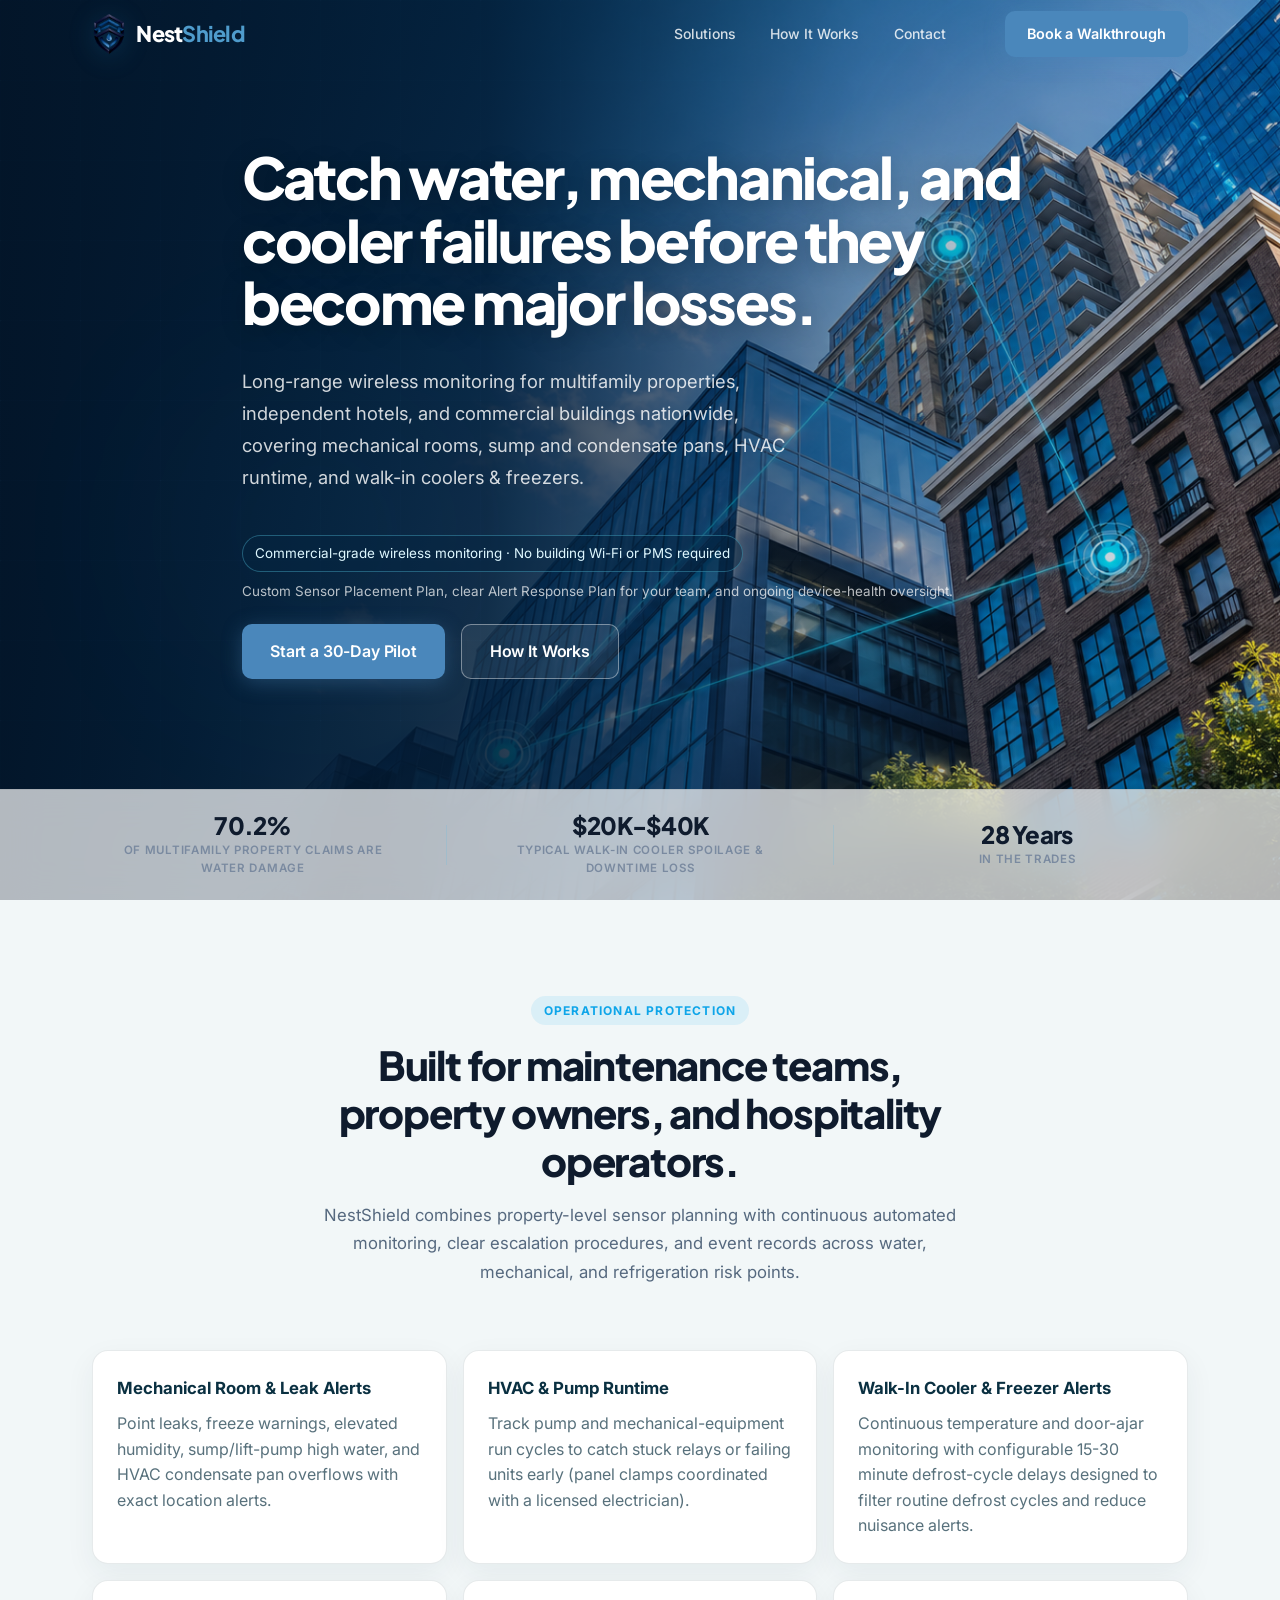
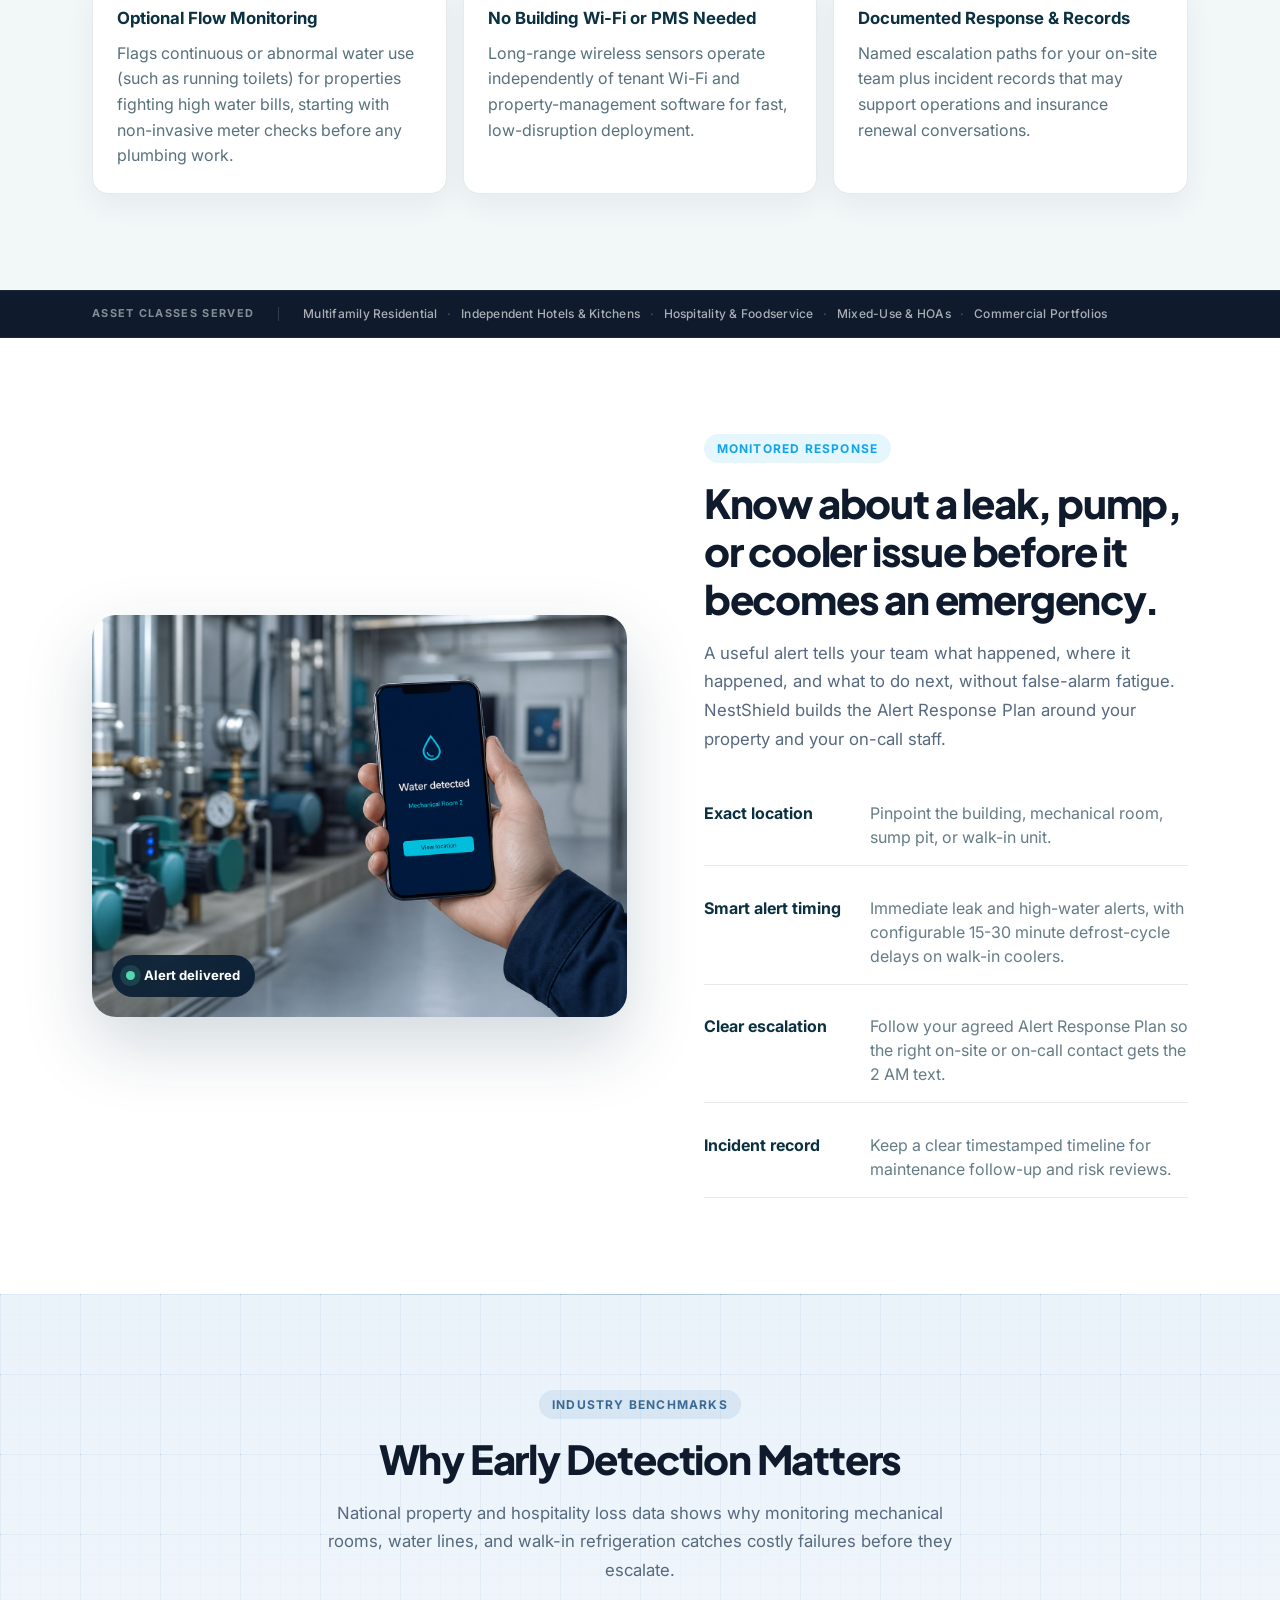
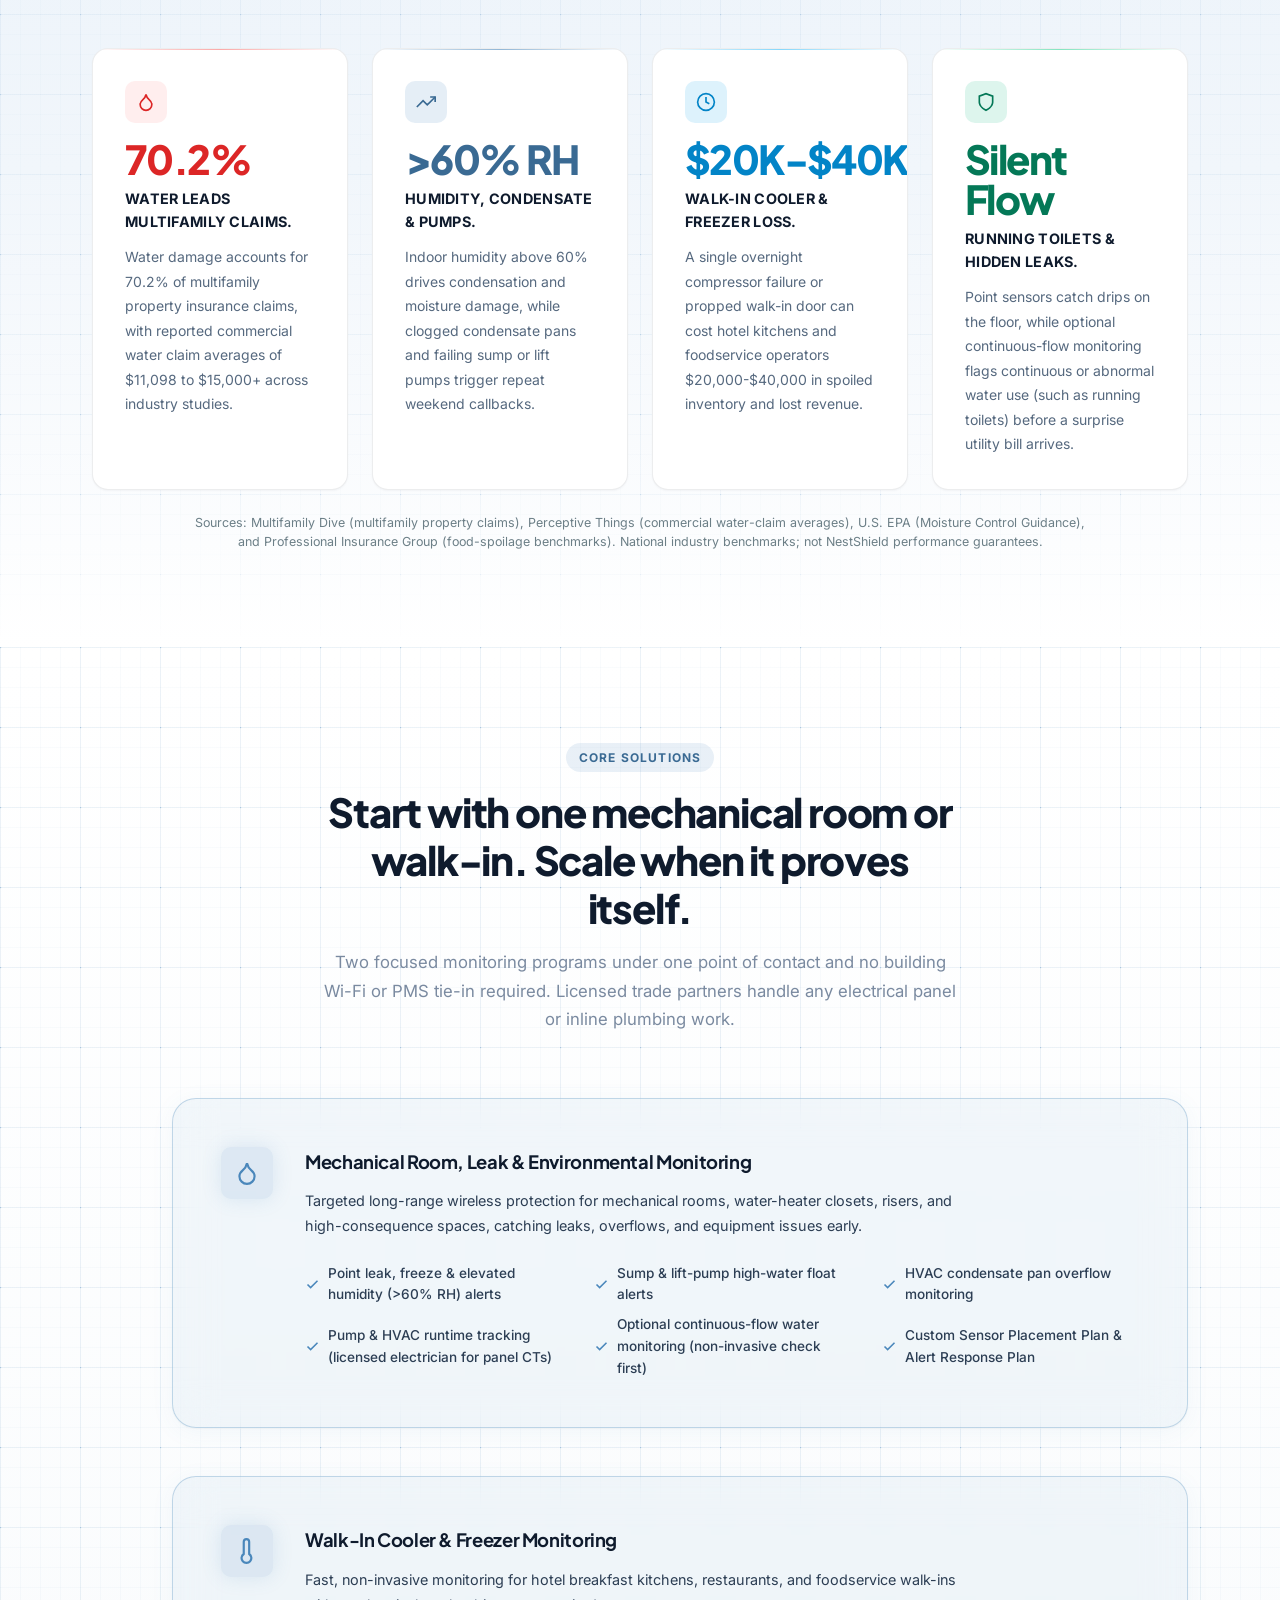
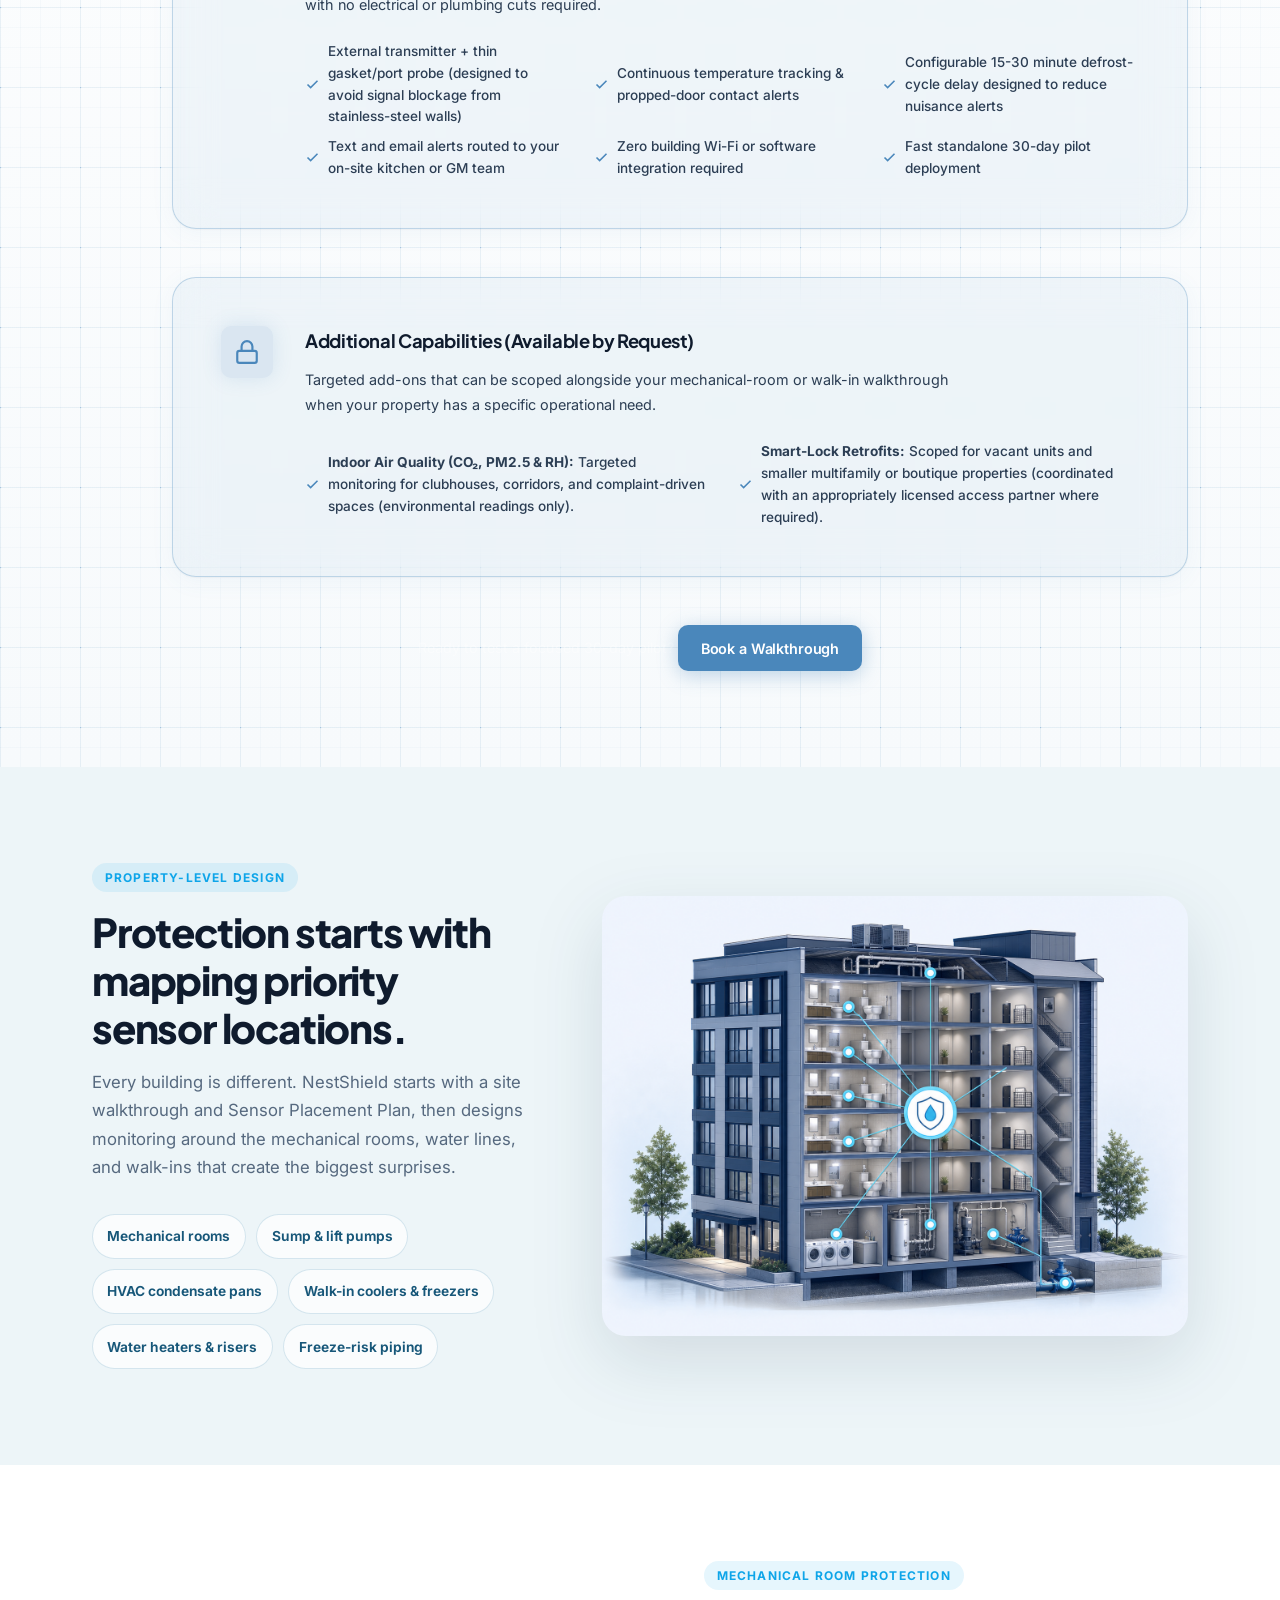
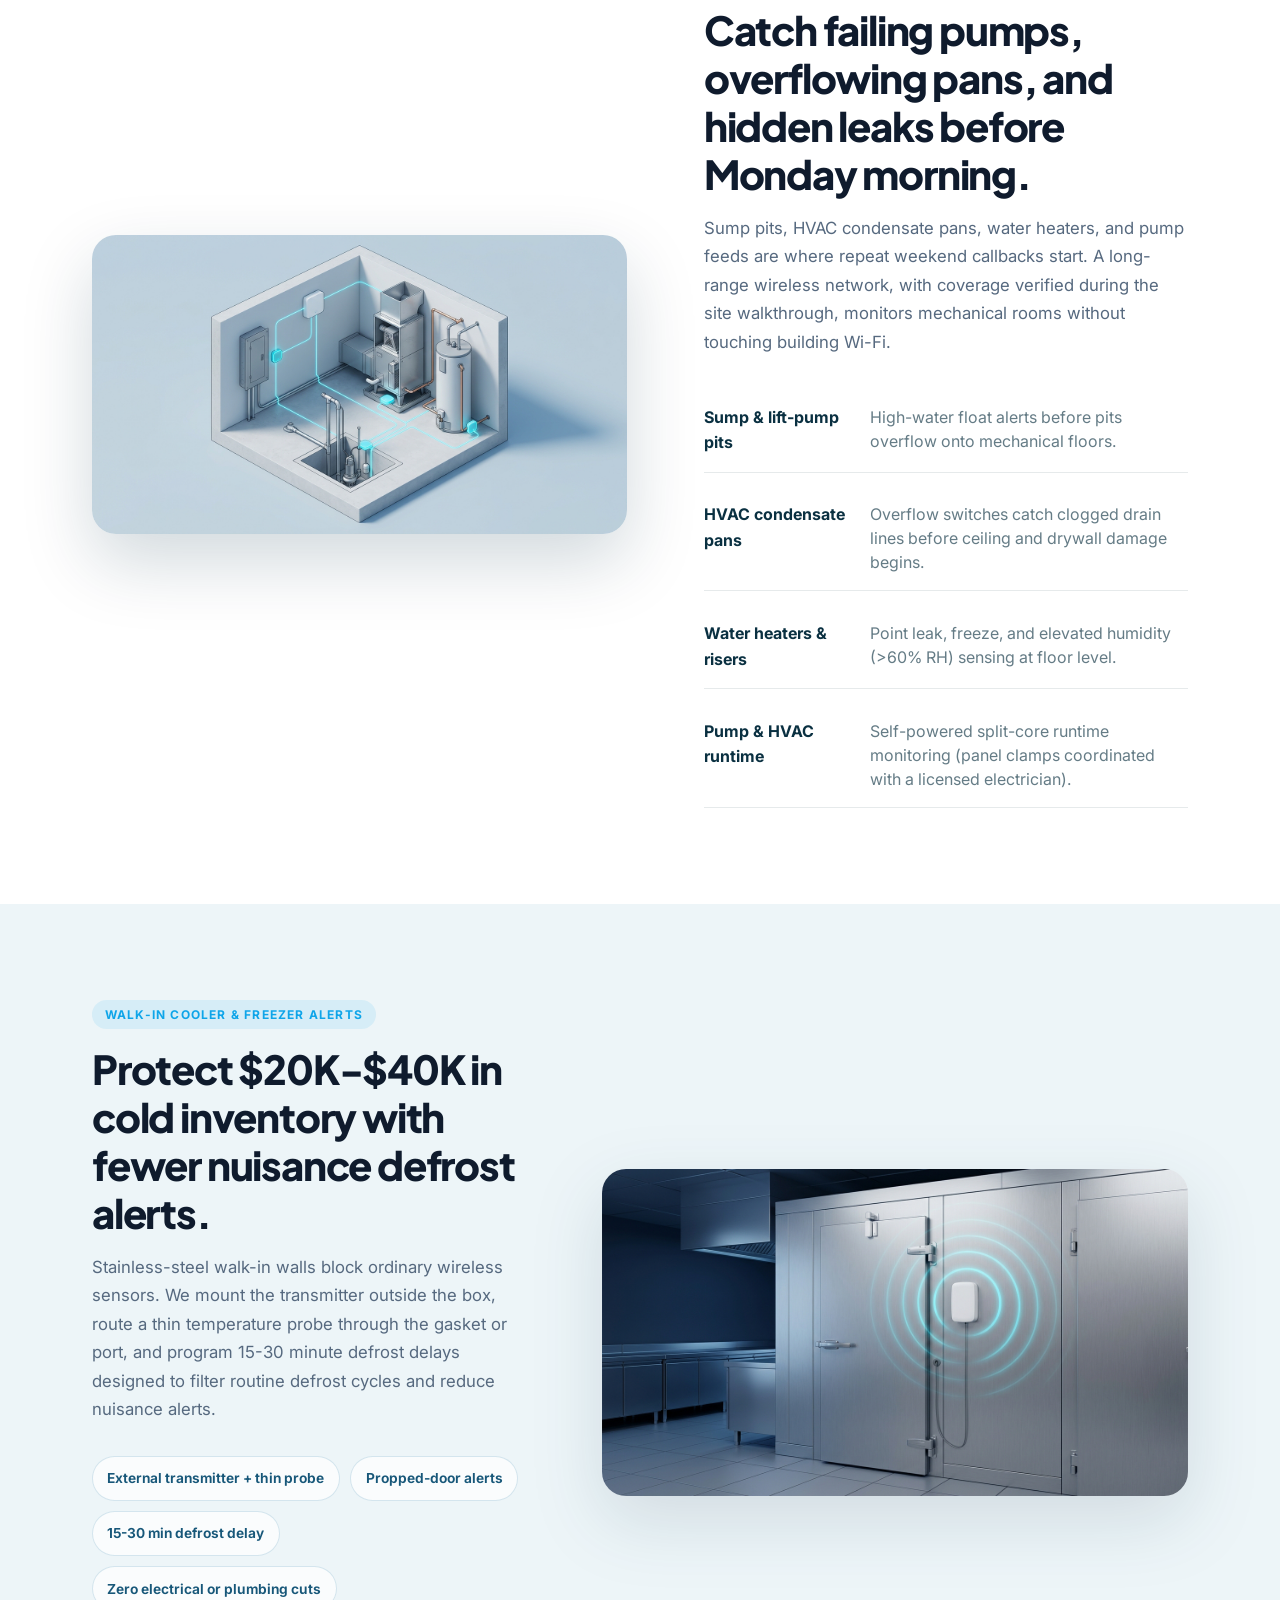
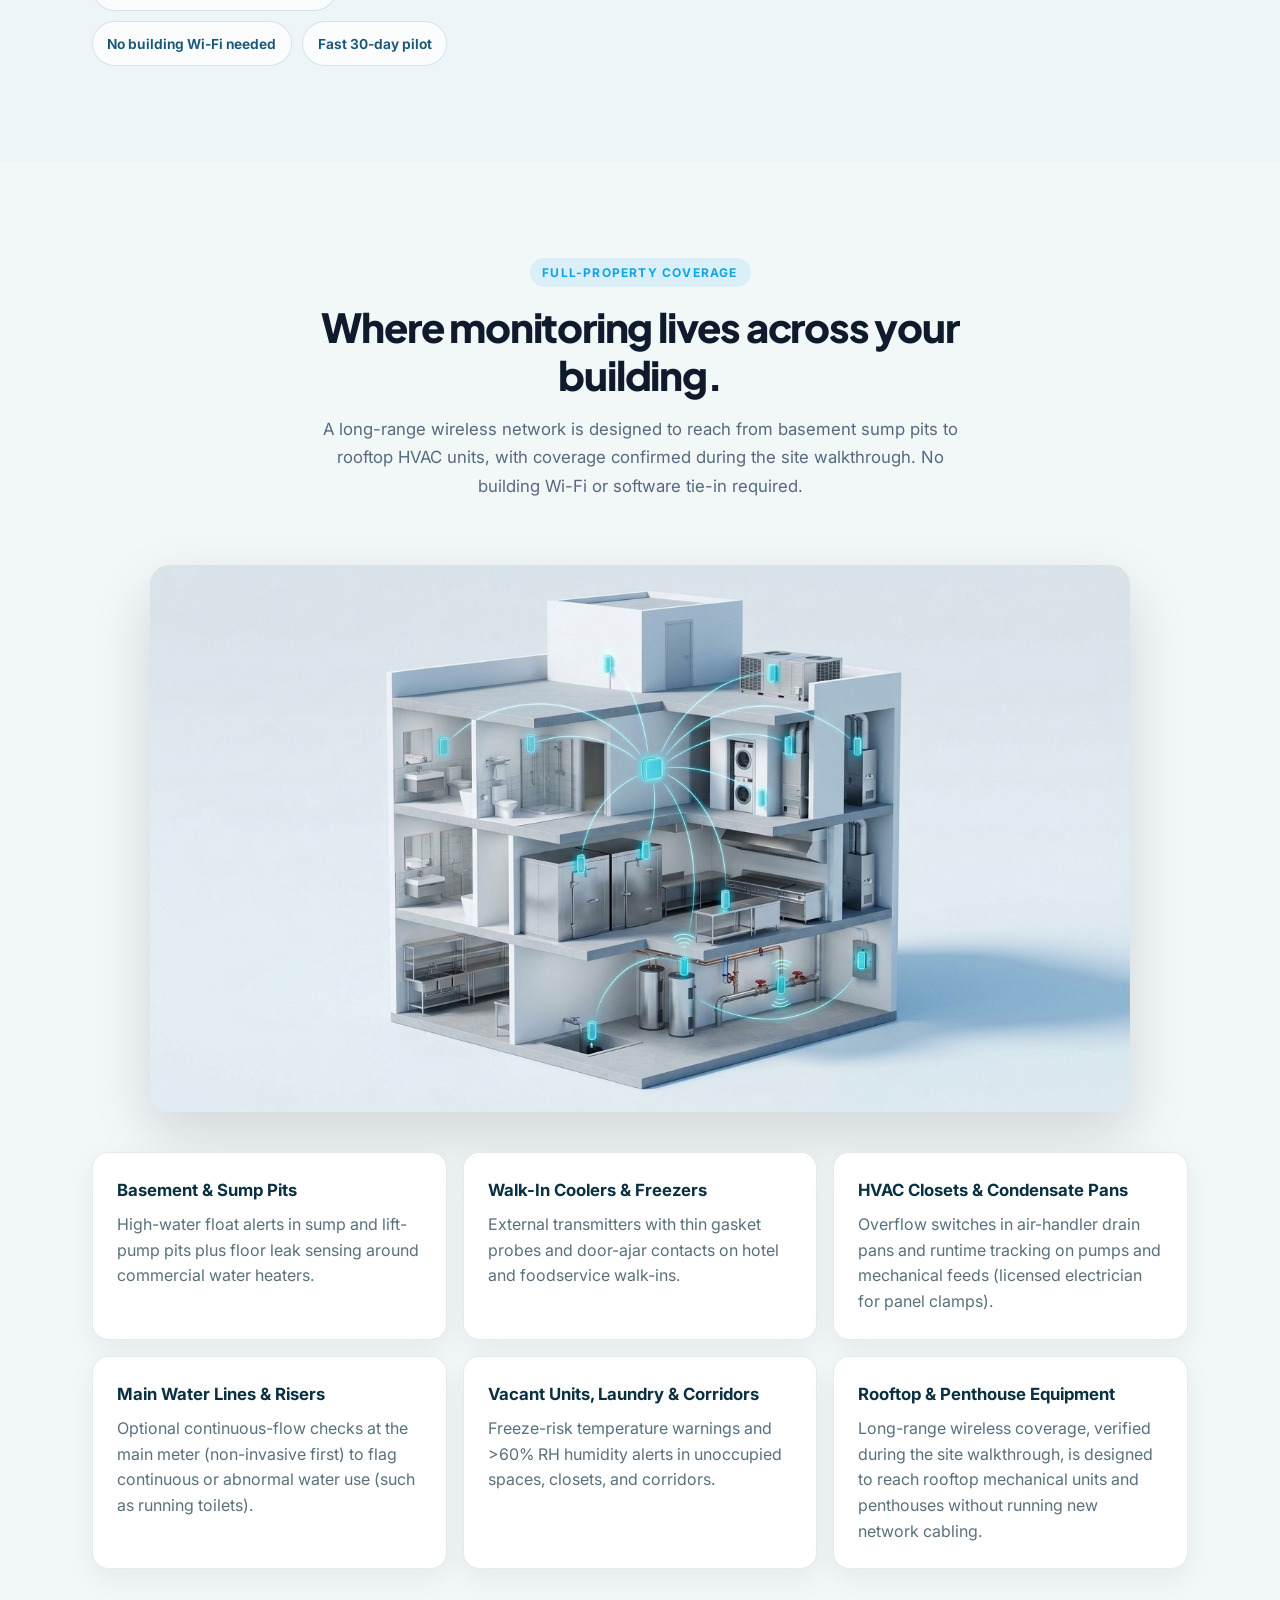
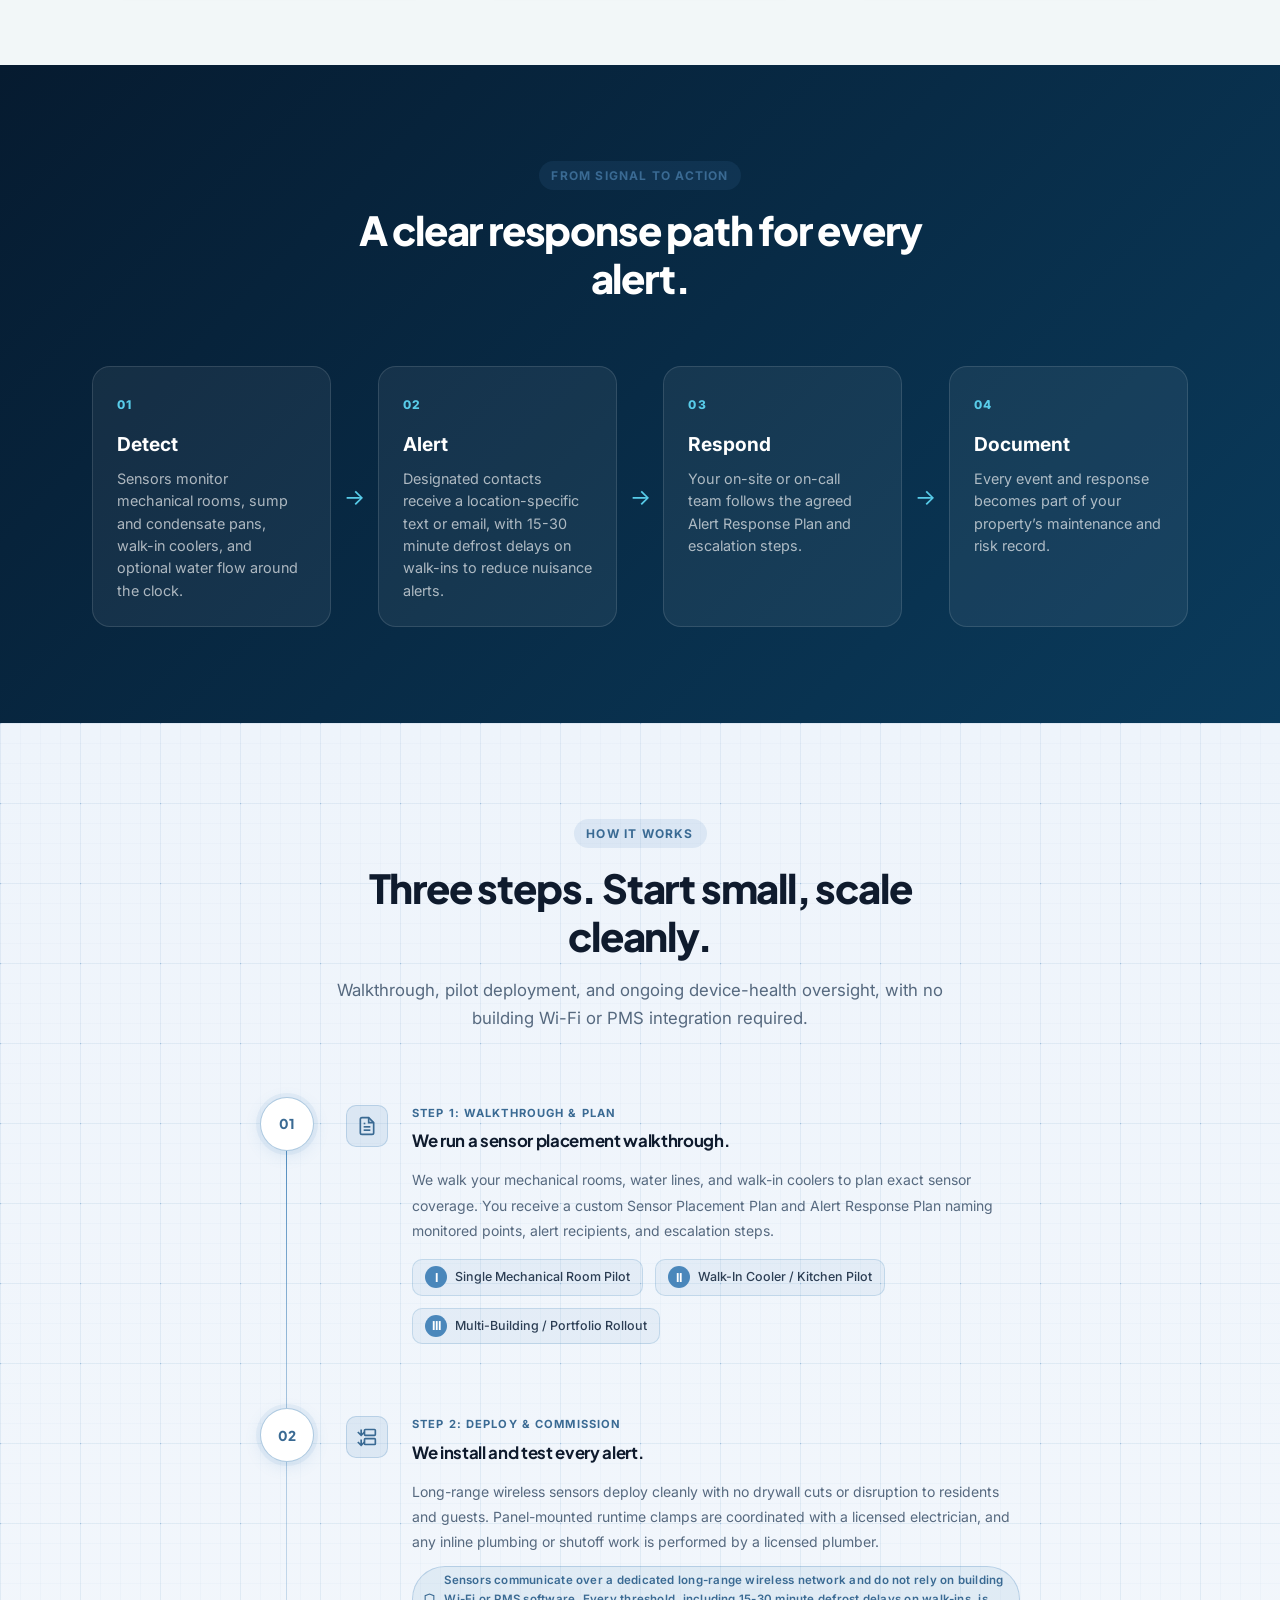
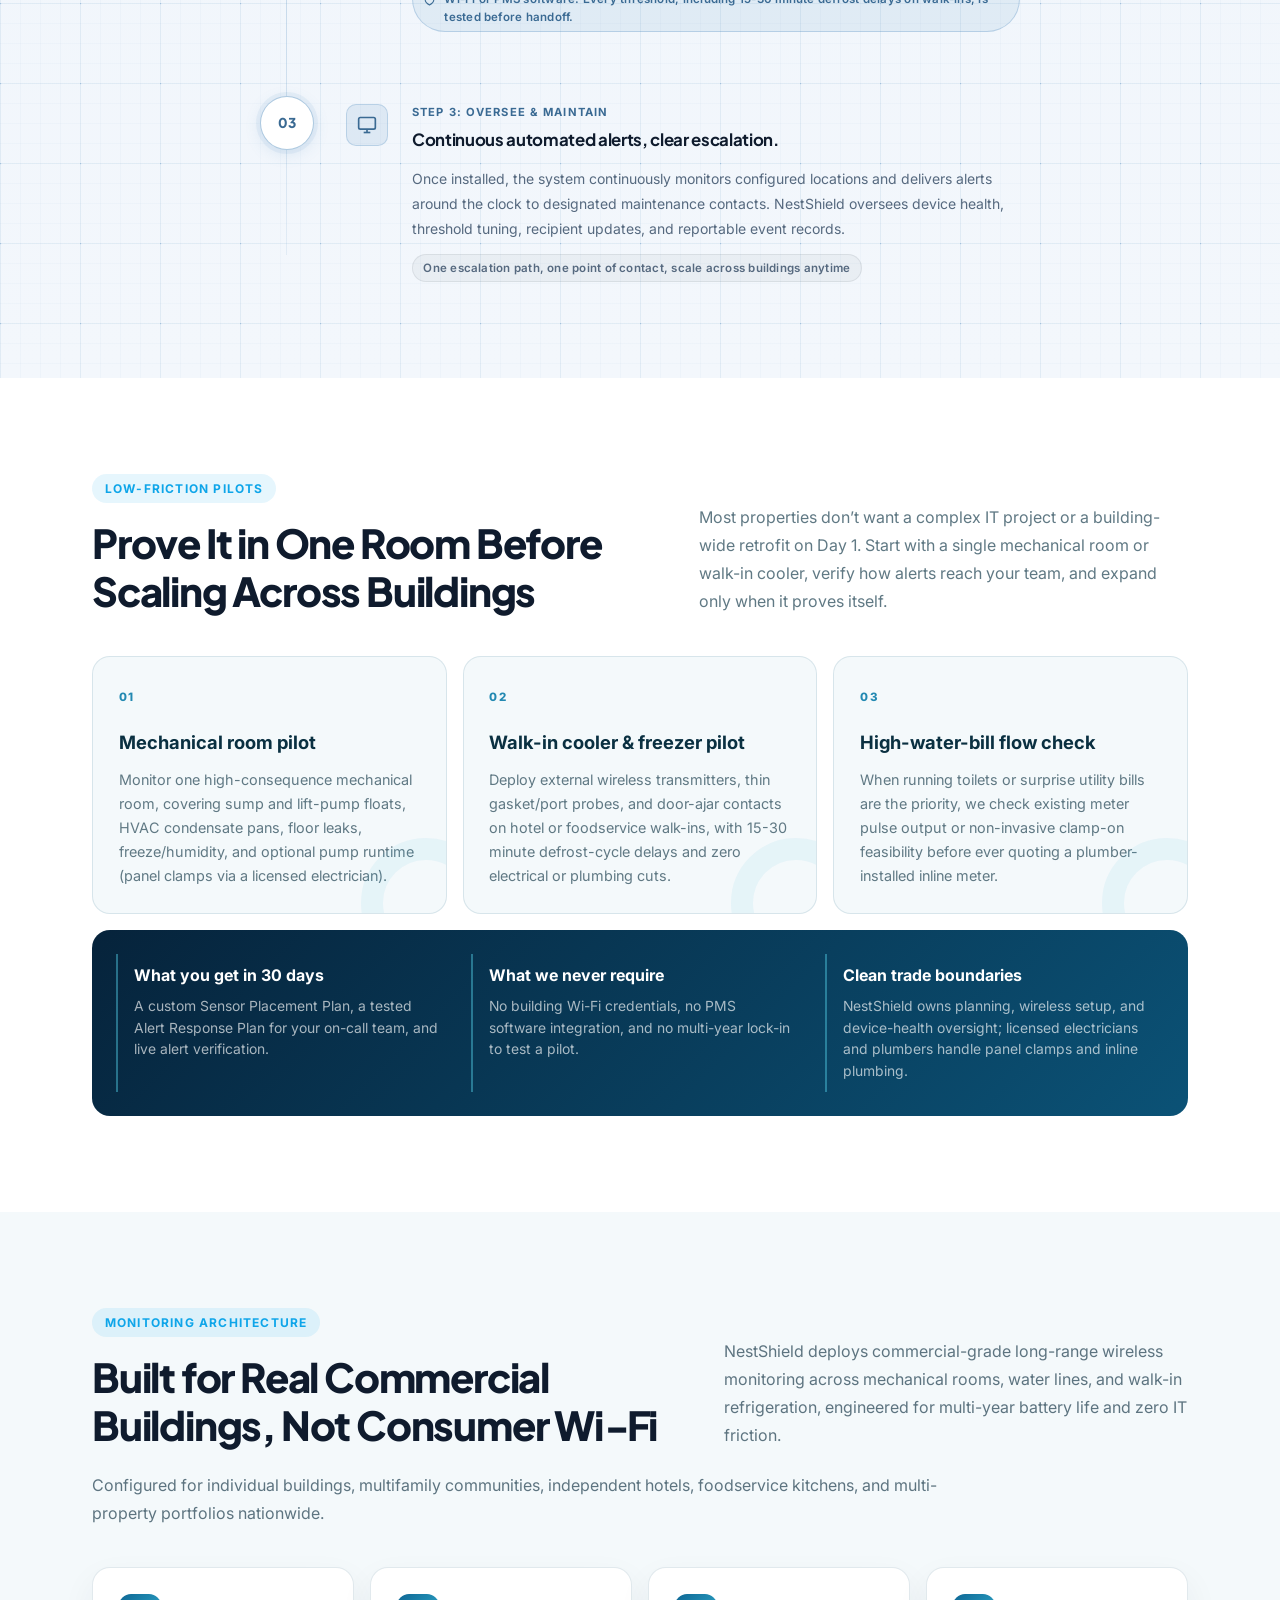
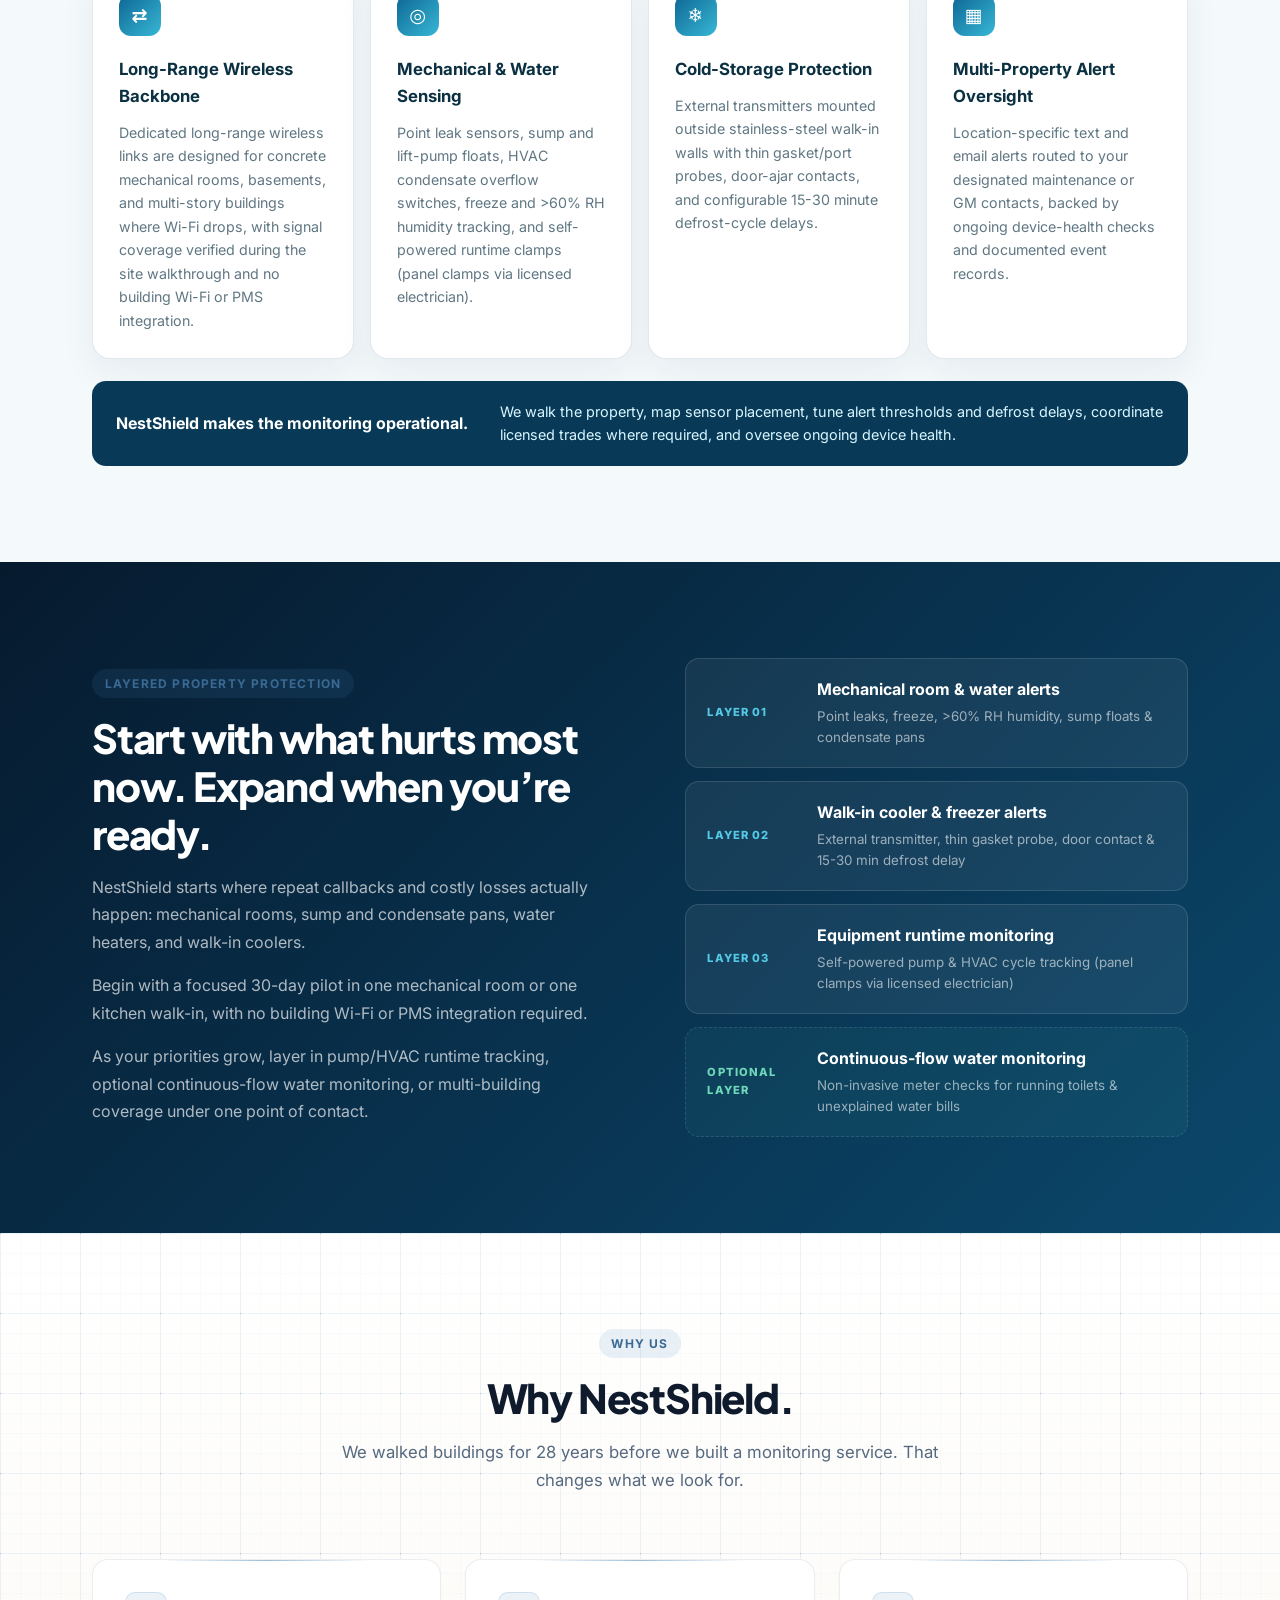
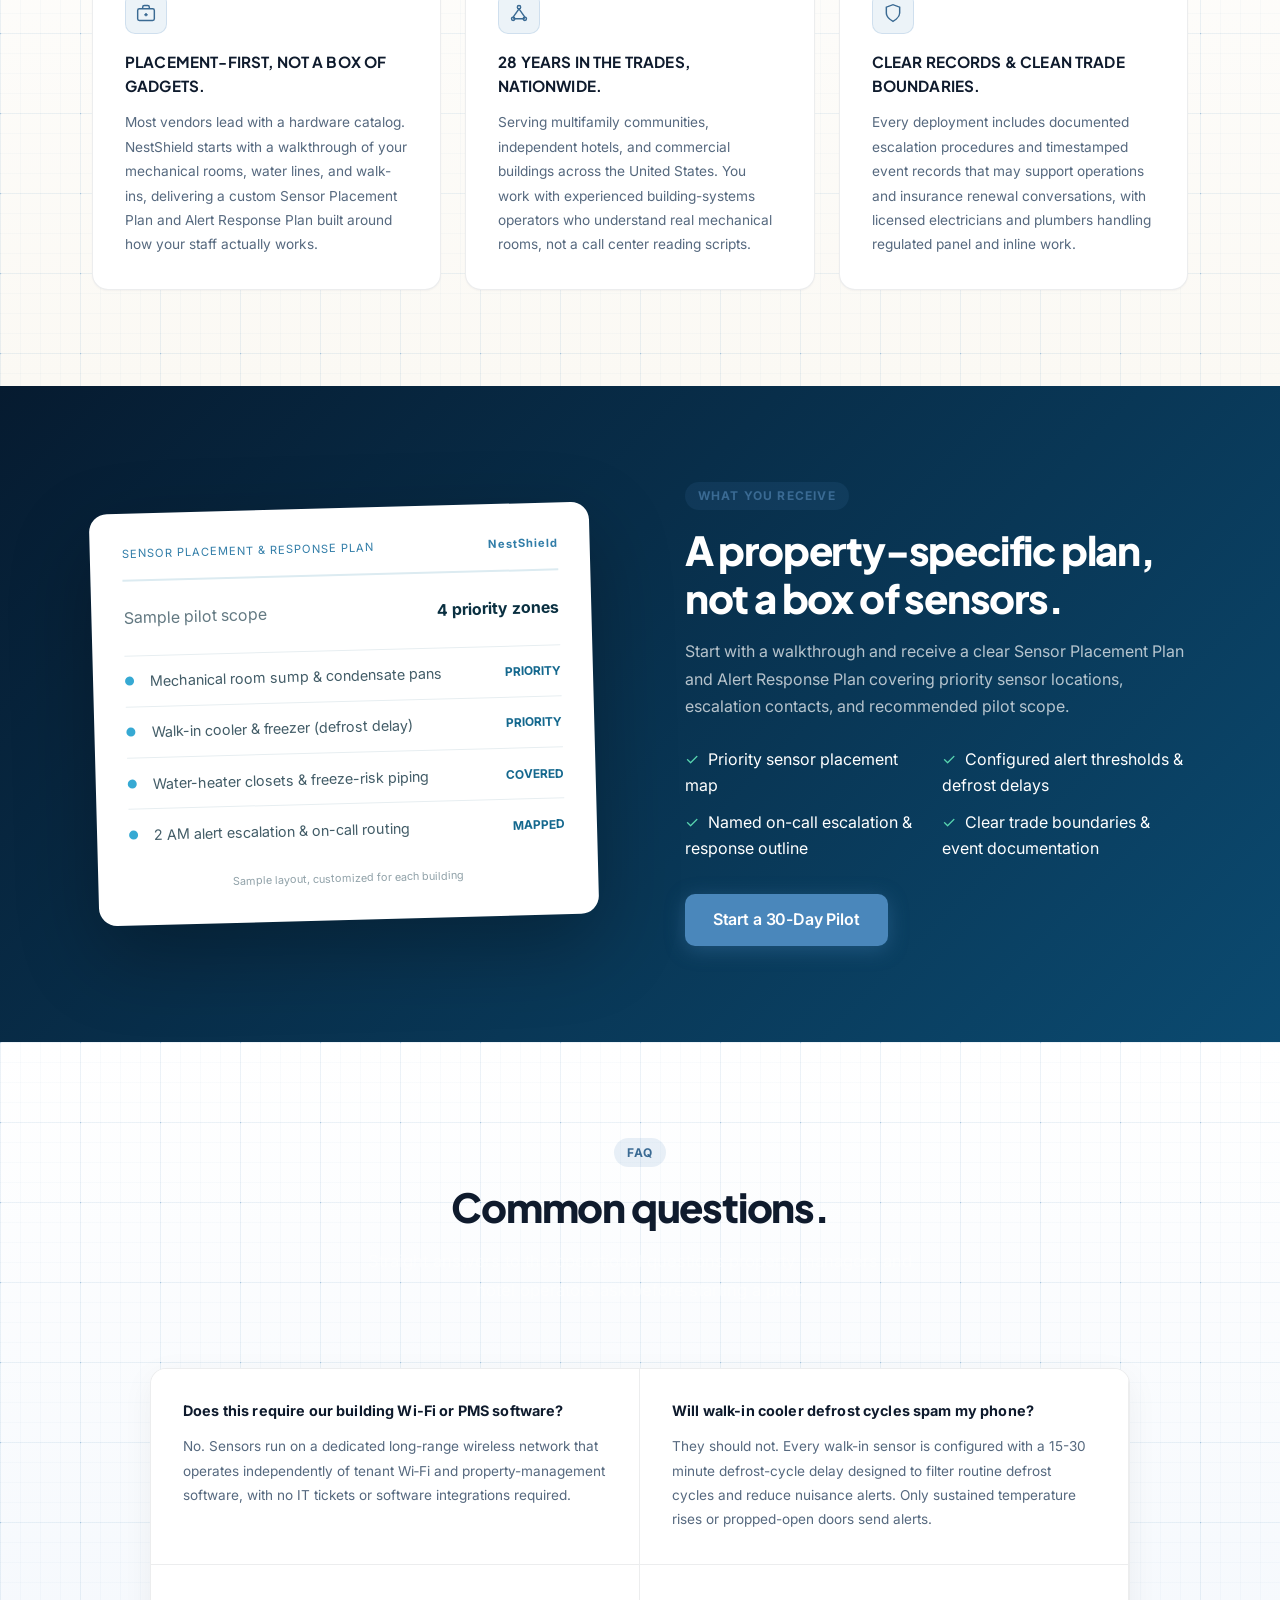
<file: index.html>
<!DOCTYPE html>
<html lang="en">
<head>
  <meta charset="UTF-8" />
  <meta name="viewport" content="width=device-width, initial-scale=1.0" />
  <title>NestShield | Commercial Water, Mechanical &amp; Cooler Monitoring</title>
  <meta name="description" content="Long-range wireless monitoring for multifamily properties, independent hotels, and commercial buildings nationwide. Mechanical rooms, leaks, freeze, humidity, and walk-in cooler alerts, with no building Wi-Fi or PMS required." />
  <meta name="robots" content="index, follow" />

  <link rel="canonical" href="https://nestshield.net" />
  <link rel="icon" type="image/png" href="nestshield-official-mark.png">

  <!-- Open Graph -->
  <meta property="og:title" content="NestShield | Commercial Water, Mechanical &amp; Cooler Monitoring" />
  <meta property="og:description" content="Long-range wireless monitoring for multifamily properties, independent hotels, and commercial buildings nationwide. Mechanical rooms, leaks, freeze, humidity, and walk-in cooler alerts, with no building Wi-Fi or PMS required." />
  <meta property="og:type" content="website" />
  <meta property="og:url" content="https://nestshield.net" />

  <!-- Twitter -->
  <meta name="twitter:card" content="summary" />
  <meta name="twitter:title" content="NestShield | Commercial Water, Mechanical &amp; Cooler Monitoring" />
  <meta name="twitter:description" content="Long-range wireless monitoring for multifamily properties, independent hotels, and commercial buildings nationwide. Mechanical rooms, leaks, freeze, humidity, and walk-in cooler alerts, with no building Wi-Fi or PMS required." />

  <!-- Fonts -->
  <link rel="preconnect" href="https://fonts.googleapis.com" />
  <link rel="preconnect" href="https://fonts.gstatic.com" crossorigin />
  <link href="https://fonts.googleapis.com/css2?family=Inter:wght@300;400;500;600;700;800&family=Plus+Jakarta+Sans:wght@500;600;700;800&display=swap" rel="stylesheet" />

  <link rel="stylesheet" href="styles.css" />
  <script type="application/ld+json">
  {
    "@context": "https://schema.org",
    "@type": "ProfessionalService",
    "name": "NestShield",
    "description": "Long-range wireless monitoring for multifamily properties, independent hotels, and commercial buildings nationwide. Mechanical rooms, leaks, freeze, humidity, HVAC runtime, and walk-in cooler and freezer alerts.",
    "url": "https://nestshield.net",
    "email": "sbrown@nestshieldiot.com",
    "areaServed": ["United States"]
  }
  </script>
</head>
<body>

  <!-- ============================================================
       NAVIGATION
  ============================================================ -->
  <header class="site-header" id="site-header">
    <nav class="nav container">
      <a href="#" class="nav-logo">
        <img class="brand-mark" src="nestshield-official-mark.png" alt="" />
        <span class="brand-word"><strong>Nest</strong><span>Shield</span></span>
      </a>

      <ul class="nav-links" id="nav-links">
        <li><a href="#services" class="nav-link">Solutions</a></li>
        <li><a href="#how-it-works" class="nav-link">How It Works</a></li>
        <li><a href="#contact" class="nav-link">Contact</a></li>
      </ul>

      <a href="#contact" class="btn btn-primary nav-cta">Book a Walkthrough</a>

      <button class="nav-toggle" id="nav-toggle" aria-label="Open menu">
        <span></span><span></span><span></span>
      </button>
    </nav>
  </header>

  <main>

    <!-- ============================================================
         HERO
    ============================================================ -->
    <section class="hero" id="hero">
      <div class="hero-bg">
        <div class="hero-grid"></div>
        <div class="hero-glow hero-glow-1"></div>
        <div class="hero-glow hero-glow-2"></div>
      </div>

      <div class="container hero-inner">
        <h1 class="hero-headline reveal reveal-delay-1">
          Catch water, mechanical, and cooler failures before they become major losses.
        </h1>

        <p class="hero-sub reveal reveal-delay-2">
          Long-range wireless monitoring for multifamily properties, independent hotels, and commercial buildings nationwide, covering mechanical rooms, sump and condensate pans, HVAC runtime, and walk-in coolers &amp; freezers.
        </p>

        <p class="hero-platform reveal reveal-delay-2">
          <span>Commercial-grade wireless monitoring &middot; No building Wi-Fi or PMS required</span>
          Custom Sensor Placement Plan, clear Alert Response Plan for your team, and ongoing device-health oversight.
        </p>

        <div class="hero-actions reveal reveal-delay-3">
          <a href="#contact" class="btn btn-primary btn-lg">Start a 30-Day Pilot</a>
          <a href="#how-it-works" class="btn btn-ghost btn-lg">How It Works</a>
        </div>
      </div>

      <div class="trust-dashboard reveal reveal-delay-4">
        <div class="container trust-dashboard-inner">
          <div class="trust-stat">
            <span class="trust-stat-value">70.2%</span>
            <span class="trust-stat-label">of Multifamily Property Claims Are Water Damage</span>
          </div>
          <div class="trust-stat-divider"></div>
          <div class="trust-stat">
            <span class="trust-stat-value">$20K-$40K</span>
            <span class="trust-stat-label">Typical Walk-In Cooler Spoilage &amp; Downtime Loss</span>
          </div>
          <div class="trust-stat-divider"></div>
          <div class="trust-stat">
            <span class="trust-stat-value">28 Years</span>
            <span class="trust-stat-label">in the Trades</span>
          </div>
        </div>
      </div>
    </section>

    <section class="section audience-section" id="operational-protection">
      <div class="container">
        <div class="section-header reveal">
          <span class="section-tag">Operational Protection</span>
          <h2 class="section-title">Built for maintenance teams, property owners, and hospitality operators.</h2>
          <p class="section-sub">NestShield combines property-level sensor planning with continuous automated monitoring, clear escalation procedures, and event records across water, mechanical, and refrigeration risk points.</p>
        </div>
        <div class="audience-grid">
          <div class="audience-card reveal"><strong>Mechanical Room &amp; Leak Alerts</strong><span>Point leaks, freeze warnings, elevated humidity, sump/lift-pump high water, and HVAC condensate pan overflows with exact location alerts.</span></div>
          <div class="audience-card reveal reveal-delay-1"><strong>HVAC &amp; Pump Runtime</strong><span>Track pump and mechanical-equipment run cycles to catch stuck relays or failing units early (panel clamps coordinated with a licensed electrician).</span></div>
          <div class="audience-card reveal reveal-delay-2"><strong>Walk-In Cooler &amp; Freezer Alerts</strong><span>Continuous temperature and door-ajar monitoring with configurable 15-30 minute defrost-cycle delays designed to filter routine defrost cycles and reduce nuisance alerts.</span></div>
          <div class="audience-card reveal"><strong>Optional Flow Monitoring</strong><span>Flags continuous or abnormal water use (such as running toilets) for properties fighting high water bills, starting with non-invasive meter checks before any plumbing work.</span></div>
          <div class="audience-card reveal reveal-delay-1"><strong>No Building Wi-Fi or PMS Needed</strong><span>Long-range wireless sensors operate independently of tenant Wi-Fi and property-management software for fast, low-disruption deployment.</span></div>
          <div class="audience-card reveal reveal-delay-2"><strong>Documented Response &amp; Records</strong><span>Named escalation paths for your on-site team plus incident records that may support operations and insurance renewal conversations.</span></div>
        </div>
      </div>
    </section>

    <!-- ============================================================
         INDUSTRY RIBBON
    ============================================================ -->
    <section class="industry-ribbon" id="asset-classes">
      <div class="container industry-ribbon-inner">
        <span class="industry-ribbon-label">Asset Classes Served</span>
        <div class="industry-ribbon-divider"></div>
        <div class="industry-ribbon-items">
          <span>Multifamily Residential</span>
          <span class="dot">&middot;</span>
          <span>Independent Hotels &amp; Kitchens</span>
          <span class="dot">&middot;</span>
          <span>Hospitality &amp; Foodservice</span>
          <span class="dot">&middot;</span>
          <span>Mixed-Use &amp; HOAs</span>
          <span class="dot">&middot;</span>
          <span>Commercial Portfolios</span>
        </div>
      </div>
    </section>

    <!-- ============================================================
         RISK ANALYSIS
    ============================================================ -->
    <section class="section response-section" id="monitored-response">
      <div class="container response-grid">
        <div class="response-visual reveal">
          <img src="nestshield-phone-alert.png" alt="A maintenance professional receiving a real-time monitoring alert in a mechanical room" />
          <div class="response-pulse"><span></span> Alert delivered</div>
        </div>
        <div class="response-copy reveal reveal-delay-1">
          <span class="section-tag">Monitored Response</span>
          <h2 class="section-title">Know about a leak, pump, or cooler issue before it becomes an emergency.</h2>
          <p class="section-sub">A useful alert tells your team what happened, where it happened, and what to do next, without false-alarm fatigue. NestShield builds the Alert Response Plan around your property and your on-call staff.</p>
          <ul class="response-list">
            <li><strong>Exact location</strong><span>Pinpoint the building, mechanical room, sump pit, or walk-in unit.</span></li>
            <li><strong>Smart alert timing</strong><span>Immediate leak and high-water alerts, with configurable 15-30 minute defrost-cycle delays on walk-in coolers.</span></li>
            <li><strong>Clear escalation</strong><span>Follow your agreed Alert Response Plan so the right on-site or on-call contact gets the 2 AM text.</span></li>
            <li><strong>Incident record</strong><span>Keep a clear timestamped timeline for maintenance follow-up and risk reviews.</span></li>
          </ul>
        </div>
      </div>
    </section>

    <section class="section risk-section" id="problem">
      <div class="container">
        <div class="section-header reveal">
          <span class="section-tag section-tag-light">Industry Benchmarks</span>
          <h2 class="section-title text-white">Why Early Detection Matters</h2>
          <p class="section-sub risk-sub">
            National property and hospitality loss data shows why monitoring mechanical rooms, water lines, and walk-in refrigeration catches costly failures before they escalate.
          </p>
        </div>

        <div class="problem-grid">
          <div class="problem-card reveal">
            <div class="problem-icon">
              <svg viewBox="0 0 24 24" fill="none" stroke="currentColor" stroke-width="2"><path d="M12 22a7 7 0 0 0 7-7c0-2-1-3.9-3-5.5s-3.5-4-4-6.5c-.5 2.5-2 4.9-4 6.5C6 11.1 5 13 5 15a7 7 0 0 0 7 7z"/></svg>
            </div>
            <div class="problem-stat">70.2%</div>
            <h3>Water leads multifamily claims.</h3>
            <p>Water damage accounts for 70.2% of multifamily property insurance claims, with reported commercial water claim averages of $11,098 to $15,000+ across industry studies.</p>
          </div>

          <div class="problem-card reveal reveal-delay-1">
            <div class="problem-icon">
              <svg viewBox="0 0 24 24" fill="none" stroke="currentColor" stroke-width="2"><polyline points="23 6 13.5 15.5 8.5 10.5 1 18"/><polyline points="17 6 23 6 23 12"/></svg>
            </div>
            <div class="problem-stat">&gt;60% RH</div>
            <h3>Humidity, condensate &amp; pumps.</h3>
            <p>Indoor humidity above 60% drives condensation and moisture damage, while clogged condensate pans and failing sump or lift pumps trigger repeat weekend callbacks.</p>
          </div>

          <div class="problem-card reveal reveal-delay-2">
            <div class="problem-icon">
              <svg viewBox="0 0 24 24" fill="none" stroke="currentColor" stroke-width="2"><circle cx="12" cy="12" r="10"/><polyline points="12 6 12 12 16 14"/></svg>
            </div>
            <div class="problem-stat">$20K-$40K</div>
            <h3>Walk-in cooler &amp; freezer loss.</h3>
            <p>A single overnight compressor failure or propped walk-in door can cost hotel kitchens and foodservice operators $20,000-$40,000 in spoiled inventory and lost revenue.</p>
          </div>

          <div class="problem-card reveal reveal-delay-3">
            <div class="problem-icon">
              <svg viewBox="0 0 24 24" fill="none" stroke="currentColor" stroke-width="2"><path d="M12 22s8-4 8-10V5l-8-3-8 3v7c0 6 8 10 8 10z"/></svg>
            </div>
            <div class="problem-stat">Silent Flow</div>
            <h3>Running toilets &amp; hidden leaks.</h3>
            <p>Point sensors catch drips on the floor, while optional continuous-flow monitoring flags continuous or abnormal water use (such as running toilets) before a surprise utility bill arrives.</p>
          </div>
        </div>
        <p class="data-source">Sources: Multifamily Dive (multifamily property claims), Perceptive Things (commercial water-claim averages), U.S. EPA (Moisture Control Guidance), and Professional Insurance Group (food-spoilage benchmarks). National industry benchmarks; not NestShield performance guarantees.</p>
      </div>
    </section>

    <!-- ============================================================
         WHAT WE INSTALL
    ============================================================ -->
    <section class="section section-roadmap" id="services">
      <div class="container">
        <div class="section-header reveal">
          <span class="section-tag section-tag-light">Core Solutions</span>
          <h2 class="section-title text-white">Start with one mechanical room or walk-in. Scale when it proves itself.</h2>
          <p class="section-sub text-muted">
            Two focused monitoring programs under one point of contact and no building Wi-Fi or PMS tie-in required. Licensed trade partners handle any electrical panel or inline plumbing work.
          </p>
        </div>

        <div class="phase-track reveal">
          <div class="phase-card phase-card-active reveal">
            <div class="phase-card-inner">
              <div class="phase-icon phase-icon-active">
                <svg viewBox="0 0 24 24" fill="none" stroke="currentColor" stroke-width="2"><path d="M12 22a7 7 0 0 0 7-7c0-2-1-3.9-3-5.5s-3.5-4-4-6.5c-.5 2.5-2 4.9-4 6.5C6 11.1 5 13 5 15a7 7 0 0 0 7 7z"/></svg>
              </div>
              <div class="phase-body">
                <h3 class="phase-title">Mechanical Room, Leak &amp; Environmental Monitoring</h3>
                <p class="phase-desc">Targeted long-range wireless protection for mechanical rooms, water-heater closets, risers, and high-consequence spaces, catching leaks, overflows, and equipment issues early.</p>
                <ul class="phase-features">
                  <li><svg viewBox="0 0 24 24" fill="none" stroke="currentColor" stroke-width="2.5"><polyline points="20 6 9 17 4 12"/></svg>Point leak, freeze &amp; elevated humidity (&gt;60% RH) alerts</li>
                  <li><svg viewBox="0 0 24 24" fill="none" stroke="currentColor" stroke-width="2.5"><polyline points="20 6 9 17 4 12"/></svg>Sump &amp; lift-pump high-water float alerts</li>
                  <li><svg viewBox="0 0 24 24" fill="none" stroke="currentColor" stroke-width="2.5"><polyline points="20 6 9 17 4 12"/></svg>HVAC condensate pan overflow monitoring</li>
                  <li><svg viewBox="0 0 24 24" fill="none" stroke="currentColor" stroke-width="2.5"><polyline points="20 6 9 17 4 12"/></svg>Pump &amp; HVAC runtime tracking (licensed electrician for panel CTs)</li>
                  <li><svg viewBox="0 0 24 24" fill="none" stroke="currentColor" stroke-width="2.5"><polyline points="20 6 9 17 4 12"/></svg>Optional continuous-flow water monitoring (non-invasive check first)</li>
                  <li><svg viewBox="0 0 24 24" fill="none" stroke="currentColor" stroke-width="2.5"><polyline points="20 6 9 17 4 12"/></svg>Custom Sensor Placement Plan &amp; Alert Response Plan</li>
                </ul>
              </div>
            </div>
          </div>

          <div class="phase-card phase-card-active reveal reveal-delay-1" style="margin-top: 24px;">
            <div class="phase-card-inner">
              <div class="phase-icon phase-icon-active">
                <svg viewBox="0 0 24 24" fill="none" stroke="currentColor" stroke-width="2"><path d="M14 14.76V3.5a2.5 2.5 0 0 0-5 0v11.26a4.5 4.5 0 1 0 5 0z"/></svg>
              </div>
              <div class="phase-body">
                <h3 class="phase-title">Walk-In Cooler &amp; Freezer Monitoring</h3>
                <p class="phase-desc">Fast, non-invasive monitoring for hotel breakfast kitchens, restaurants, and foodservice walk-ins with no electrical or plumbing cuts required.</p>
                <ul class="phase-features">
                  <li><svg viewBox="0 0 24 24" fill="none" stroke="currentColor" stroke-width="2.5"><polyline points="20 6 9 17 4 12"/></svg>External transmitter + thin gasket/port probe (designed to avoid signal blockage from stainless-steel walls)</li>
                  <li><svg viewBox="0 0 24 24" fill="none" stroke="currentColor" stroke-width="2.5"><polyline points="20 6 9 17 4 12"/></svg>Continuous temperature tracking &amp; propped-door contact alerts</li>
                  <li><svg viewBox="0 0 24 24" fill="none" stroke="currentColor" stroke-width="2.5"><polyline points="20 6 9 17 4 12"/></svg>Configurable 15-30 minute defrost-cycle delay designed to reduce nuisance alerts</li>
                  <li><svg viewBox="0 0 24 24" fill="none" stroke="currentColor" stroke-width="2.5"><polyline points="20 6 9 17 4 12"/></svg>Text and email alerts routed to your on-site kitchen or GM team</li>
                  <li><svg viewBox="0 0 24 24" fill="none" stroke="currentColor" stroke-width="2.5"><polyline points="20 6 9 17 4 12"/></svg>Zero building Wi-Fi or software integration required</li>
                  <li><svg viewBox="0 0 24 24" fill="none" stroke="currentColor" stroke-width="2.5"><polyline points="20 6 9 17 4 12"/></svg>Fast standalone 30-day pilot deployment</li>
                </ul>
              </div>
            </div>
          </div>

          <div class="phase-card phase-card-active reveal reveal-delay-2" style="margin-top: 24px;">
            <div class="phase-card-inner">
              <div class="phase-icon phase-icon-active">
                <svg viewBox="0 0 24 24" fill="none" stroke="currentColor" stroke-width="2"><rect x="3" y="11" width="18" height="11" rx="2" ry="2"/><path d="M7 11V7a5 5 0 0 1 10 0v4"/></svg>
              </div>
              <div class="phase-body">
                <h3 class="phase-title">Additional Capabilities (Available by Request)</h3>
                <p class="phase-desc">Targeted add-ons that can be scoped alongside your mechanical-room or walk-in walkthrough when your property has a specific operational need.</p>
                <ul class="phase-features phase-features-2col">
                  <li><svg viewBox="0 0 24 24" fill="none" stroke="currentColor" stroke-width="2.5"><polyline points="20 6 9 17 4 12"/></svg><span><strong>Indoor Air Quality (CO&#8322;, PM2.5 &amp; RH):</strong> Targeted monitoring for clubhouses, corridors, and complaint-driven spaces (environmental readings only).</span></li>
                  <li><svg viewBox="0 0 24 24" fill="none" stroke="currentColor" stroke-width="2.5"><polyline points="20 6 9 17 4 12"/></svg><span><strong>Smart-Lock Retrofits:</strong> Scoped for vacant units and smaller multifamily or boutique properties (coordinated with an appropriately licensed access partner where required).</span></li>
                </ul>
              </div>
            </div>
          </div>
        </div>

        <p class="services-note reveal">
          Ready to test a focused 30-day pilot? <a href="#contact" class="btn btn-primary">Book a Walkthrough</a>
        </p>
      </div>
    </section>

    <!-- ============================================================
         HOW IT WORKS
    ============================================================ -->
    <section class="section locations-section" id="property-design">
      <div class="container locations-grid">
        <div class="locations-copy reveal">
          <span class="section-tag">Property-Level Design</span>
          <h2 class="section-title">Protection starts with mapping priority sensor locations.</h2>
          <p class="section-sub">Every building is different. NestShield starts with a site walkthrough and Sensor Placement Plan, then designs monitoring around the mechanical rooms, water lines, and walk-ins that create the biggest surprises.</p>
          <div class="location-tags">
            <span>Mechanical rooms</span><span>Sump &amp; lift pumps</span><span>HVAC condensate pans</span><span>Walk-in coolers &amp; freezers</span><span>Water heaters &amp; risers</span><span>Freeze-risk piping</span>
          </div>
        </div>
        <div class="locations-visual reveal reveal-delay-1">
          <img src="nestshield-risk-locations.png" alt="Cutaway illustration of water, mechanical, and environmental monitoring locations throughout a commercial building" />
        </div>
      </div>
    </section>

    <!-- ============================================================
         NEW VISUAL SECTION 1: MECHANICAL ROOM PROTECTION
    ============================================================ -->
    <section class="section response-section" id="mechanical-room">
      <div class="container response-grid">
        <div class="response-visual reveal">
          <img src="nestshield-mechanical-room.jpg" alt="Cutaway illustration of a commercial mechanical room with wireless monitoring on sump pit, HVAC condensate pan, water heater, and electrical feed" />
        </div>
        <div class="response-copy reveal reveal-delay-1">
          <span class="section-tag">Mechanical Room Protection</span>
          <h2 class="section-title">Catch failing pumps, overflowing pans, and hidden leaks before Monday morning.</h2>
          <p class="section-sub">Sump pits, HVAC condensate pans, water heaters, and pump feeds are where repeat weekend callbacks start. A long-range wireless network, with coverage verified during the site walkthrough, monitors mechanical rooms without touching building Wi-Fi.</p>
          <ul class="response-list">
            <li><strong>Sump &amp; lift-pump pits</strong><span>High-water float alerts before pits overflow onto mechanical floors.</span></li>
            <li><strong>HVAC condensate pans</strong><span>Overflow switches catch clogged drain lines before ceiling and drywall damage begins.</span></li>
            <li><strong>Water heaters &amp; risers</strong><span>Point leak, freeze, and elevated humidity (&gt;60% RH) sensing at floor level.</span></li>
            <li><strong>Pump &amp; HVAC runtime</strong><span>Self-powered split-core runtime monitoring (panel clamps coordinated with a licensed electrician).</span></li>
          </ul>
        </div>
      </div>
    </section>

    <!-- ============================================================
         NEW VISUAL SECTION 2: WALK-IN COOLER & FREEZER MONITORING
    ============================================================ -->
    <section class="section locations-section" id="walkin-coolers">
      <div class="container locations-grid">
        <div class="locations-copy reveal">
          <span class="section-tag">Walk-In Cooler &amp; Freezer Alerts</span>
          <h2 class="section-title">Protect $20K-$40K in cold inventory with fewer nuisance defrost alerts.</h2>
          <p class="section-sub">Stainless-steel walk-in walls block ordinary wireless sensors. We mount the transmitter outside the box, route a thin temperature probe through the gasket or port, and program 15-30 minute defrost delays designed to filter routine defrost cycles and reduce nuisance alerts.</p>
          <div class="location-tags">
            <span>External transmitter + thin probe</span><span>Propped-door alerts</span><span>15-30 min defrost delay</span><span>Zero electrical or plumbing cuts</span><span>No building Wi-Fi needed</span><span>Fast 30-day pilot</span>
          </div>
        </div>
        <div class="locations-visual reveal reveal-delay-1">
          <img src="nestshield-walkin-cooler.jpg" alt="Commercial stainless-steel walk-in cooler with external wireless transmitter, thin gasket probe, and magnetic door-ajar contact" />
        </div>
      </div>
    </section>

    <!-- ============================================================
         NEW VISUAL SECTION 3: FULL-PROPERTY DEPLOYMENT ZONES
    ============================================================ -->
    <section class="section audience-section" id="deployment-zones">
      <div class="container">
        <div class="section-header reveal">
          <span class="section-tag">Full-Property Coverage</span>
          <h2 class="section-title">Where monitoring lives across your building.</h2>
          <p class="section-sub">A long-range wireless network is designed to reach from basement sump pits to rooftop HVAC units, with coverage confirmed during the site walkthrough. No building Wi-Fi or software tie-in required.</p>
        </div>
        <div class="reveal" style="max-width: 980px; margin: 0 auto 36px; border-radius: 20px; overflow: hidden; box-shadow: 0 24px 60px rgba(15, 23, 42, 0.14);">
          <img src="nestshield-deployment-map.jpg" alt="3D isometric cutaway of a multifamily and hotel building showing wireless monitoring deployed in the basement mechanical room, ground-floor walk-in coolers, upper-floor HVAC and water risers, and rooftop equipment" style="width: 100%; height: auto; display: block;" />
        </div>
        <div class="audience-grid">
          <div class="audience-card reveal"><strong>Basement &amp; Sump Pits</strong><span>High-water float alerts in sump and lift-pump pits plus floor leak sensing around commercial water heaters.</span></div>
          <div class="audience-card reveal reveal-delay-1"><strong>Walk-In Coolers &amp; Freezers</strong><span>External transmitters with thin gasket probes and door-ajar contacts on hotel and foodservice walk-ins.</span></div>
          <div class="audience-card reveal reveal-delay-2"><strong>HVAC Closets &amp; Condensate Pans</strong><span>Overflow switches in air-handler drain pans and runtime tracking on pumps and mechanical feeds (licensed electrician for panel clamps).</span></div>
          <div class="audience-card reveal"><strong>Main Water Lines &amp; Risers</strong><span>Optional continuous-flow checks at the main meter (non-invasive first) to flag continuous or abnormal water use (such as running toilets).</span></div>
          <div class="audience-card reveal reveal-delay-1"><strong>Vacant Units, Laundry &amp; Corridors</strong><span>Freeze-risk temperature warnings and &gt;60% RH humidity alerts in unoccupied spaces, closets, and corridors.</span></div>
          <div class="audience-card reveal reveal-delay-2"><strong>Rooftop &amp; Penthouse Equipment</strong><span>Long-range wireless coverage, verified during the site walkthrough, is designed to reach rooftop mechanical units and penthouses without running new network cabling.</span></div>
        </div>
      </div>
    </section>

    <section class="section response-flow-section" id="signal-to-action">
      <div class="container">
        <div class="section-header reveal">
          <span class="section-tag section-tag-light">From Signal to Action</span>
          <h2 class="section-title text-white section-title-on-dark">A clear response path for every alert.</h2>
        </div>
        <div class="response-flow">
          <article class="flow-step reveal"><span class="flow-number">01</span><h3>Detect</h3><p>Sensors monitor mechanical rooms, sump and condensate pans, walk-in coolers, and optional water flow around the clock.</p></article>
          <span class="flow-arrow" aria-hidden="true">&rarr;</span>
          <article class="flow-step reveal reveal-delay-1"><span class="flow-number">02</span><h3>Alert</h3><p>Designated contacts receive a location-specific text or email, with 15-30 minute defrost delays on walk-ins to reduce nuisance alerts.</p></article>
          <span class="flow-arrow" aria-hidden="true">&rarr;</span>
          <article class="flow-step reveal reveal-delay-2"><span class="flow-number">03</span><h3>Respond</h3><p>Your on-site or on-call team follows the agreed Alert Response Plan and escalation steps.</p></article>
          <span class="flow-arrow" aria-hidden="true">&rarr;</span>
          <article class="flow-step reveal reveal-delay-3"><span class="flow-number">04</span><h3>Document</h3><p>Every event and response becomes part of your property&rsquo;s maintenance and risk record.</p></article>
        </div>
      </div>
    </section>

    <section class="section engagement-section" id="how-it-works">
      <div class="container">
        <div class="section-header reveal">
          <span class="section-tag section-tag-light">How It Works</span>
          <h2 class="section-title text-white">Three steps. Start small, scale cleanly.</h2>
          <p class="section-sub protocol-sub">
            Walkthrough, pilot deployment, and ongoing device-health oversight, with no building Wi-Fi or PMS integration required.
          </p>
        </div>

        <div class="steps-container">
          <div class="steps-line"></div>

          <!-- Step 01 -->
          <div class="step reveal">
            <div class="step-number">01</div>
            <div class="step-content">
              <div class="step-icon">
                <svg viewBox="0 0 24 24" fill="none" stroke="currentColor" stroke-width="2"><path d="M14 2H6a2 2 0 0 0-2 2v16a2 2 0 0 0 2 2h12a2 2 0 0 0 2-2V8z"/><polyline points="14 2 14 8 20 8"/><line x1="16" y1="13" x2="8" y2="13"/><line x1="16" y1="17" x2="8" y2="17"/><polyline points="10 9 9 9 8 9"/></svg>
              </div>
              <div class="step-text">
                <span class="step-sublabel">Step 1: Walkthrough &amp; Plan</span>
                <h3>We run a sensor placement walkthrough.</h3>
                <p>We walk your mechanical rooms, water lines, and walk-in coolers to plan exact sensor coverage. You receive a custom Sensor Placement Plan and Alert Response Plan naming monitored points, alert recipients, and escalation steps.</p>
                <div class="step-tier-grid">
                  <div class="step-tier">
                    <span class="tier-num">I</span>
                    <span class="tier-desc">Single Mechanical Room Pilot</span>
                  </div>
                  <div class="step-tier">
                    <span class="tier-num">II</span>
                    <span class="tier-desc">Walk-In Cooler / Kitchen Pilot</span>
                  </div>
                  <div class="step-tier">
                    <span class="tier-num">III</span>
                    <span class="tier-desc">Multi-Building / Portfolio Rollout</span>
                  </div>
                </div>
              </div>
            </div>
          </div>

          <!-- Step 02 -->
          <div class="step reveal reveal-delay-1">
            <div class="step-number">02</div>
            <div class="step-content">
              <div class="step-icon">
                <svg viewBox="0 0 24 24" fill="none" stroke="currentColor" stroke-width="2"><path d="M1 6l4 4 4-4M5 10V3"/><rect x="9" y="3" width="13" height="7" rx="1"/><path d="M1 18l4 4 4-4M5 22v-7"/><rect x="9" y="14" width="13" height="7" rx="1"/></svg>
              </div>
              <div class="step-text">
                <span class="step-sublabel">Step 2: Deploy &amp; Commission</span>
                <h3>We install and test every alert.</h3>
                <p>Long-range wireless sensors deploy cleanly with no drywall cuts or disruption to residents and guests. Panel-mounted runtime clamps are coordinated with a licensed electrician, and any inline plumbing or shutoff work is performed by a licensed plumber.</p>
                <span class="step-detail step-detail-highlight">
                  <svg viewBox="0 0 24 24" fill="none" stroke="currentColor" stroke-width="2"><path d="M12 22s8-4 8-10V5l-8-3-8 3v7c0 6 8 10 8 10z"/></svg>
                  Sensors communicate over a dedicated long-range wireless network and do not rely on building Wi-Fi or PMS software. Every threshold, including 15-30 minute defrost delays on walk-ins, is tested before handoff.
                </span>
              </div>
            </div>
          </div>

          <!-- Step 03 -->
          <div class="step reveal reveal-delay-2">
            <div class="step-number">03</div>
            <div class="step-content">
              <div class="step-icon">
                <svg viewBox="0 0 24 24" fill="none" stroke="currentColor" stroke-width="2"><rect x="2" y="3" width="20" height="14" rx="2"/><line x1="8" y1="21" x2="16" y2="21"/><line x1="12" y1="17" x2="12" y2="21"/></svg>
              </div>
              <div class="step-text">
                <span class="step-sublabel">Step 3: Oversee &amp; Maintain</span>
                <h3>Continuous automated alerts, clear escalation.</h3>
                <p>Once installed, the system continuously monitors configured locations and delivers alerts around the clock to designated maintenance contacts. NestShield oversees device health, threshold tuning, recipient updates, and reportable event records.</p>
                <span class="step-detail">
                  One escalation path, one point of contact, scale across buildings anytime
                </span>
              </div>
            </div>
          </div>
        </div>
      </div>
    </section>

    <!-- ============================================================
         WHY US
    ============================================================ -->
    <section class="section distributed-section" id="pilot-paths">
      <div class="container">
        <div class="distributed-heading reveal">
          <div>
            <span class="section-tag">Low-Friction Pilots</span>
            <h2 class="section-title">Prove It in One Room Before Scaling Across Buildings</h2>
          </div>
          <p>Most properties don&rsquo;t want a complex IT project or a building-wide retrofit on Day 1. Start with a single mechanical room or walk-in cooler, verify how alerts reach your team, and expand only when it proves itself.</p>
        </div>
        <div class="distributed-facts">
          <article class="distributed-fact reveal">
            <span class="fact-number">01</span>
            <h3>Mechanical room pilot</h3>
            <p>Monitor one high-consequence mechanical room, covering sump and lift-pump floats, HVAC condensate pans, floor leaks, freeze/humidity, and optional pump runtime (panel clamps via a licensed electrician).</p>
          </article>
          <article class="distributed-fact reveal reveal-delay-1">
            <span class="fact-number">02</span>
            <h3>Walk-in cooler &amp; freezer pilot</h3>
            <p>Deploy external wireless transmitters, thin gasket/port probes, and door-ajar contacts on hotel or foodservice walk-ins, with 15-30 minute defrost-cycle delays and zero electrical or plumbing cuts.</p>
          </article>
          <article class="distributed-fact reveal reveal-delay-2">
            <span class="fact-number">03</span>
            <h3>High-water-bill flow check</h3>
            <p>When running toilets or surprise utility bills are the priority, we check existing meter pulse output or non-invasive clamp-on feasibility before ever quoting a plumber-installed inline meter.</p>
          </article>
        </div>
        <div class="distributed-answer reveal">
          <div>
            <strong>What you get in 30 days</strong>
            <p>A custom Sensor Placement Plan, a tested Alert Response Plan for your on-call team, and live alert verification.</p>
          </div>
          <div>
            <strong>What we never require</strong>
            <p>No building Wi-Fi credentials, no PMS software integration, and no multi-year lock-in to test a pilot.</p>
          </div>
          <div>
            <strong>Clean trade boundaries</strong>
            <p>NestShield owns planning, wireless setup, and device-health oversight; licensed electricians and plumbers handle panel clamps and inline plumbing.</p>
          </div>
        </div>
      </div>
    </section>

    <section class="section platform-section" id="technology">
      <div class="container">
        <div class="platform-heading reveal">
          <div>
            <span class="section-tag">Monitoring Architecture</span>
            <h2 class="section-title">Built for Real Commercial Buildings, Not Consumer Wi&#8209;Fi</h2>
          </div>
          <p>NestShield deploys commercial-grade long-range wireless monitoring across mechanical rooms, water lines, and walk-in refrigeration, engineered for multi-year battery life and zero IT friction.</p>
        </div>
        <p class="platform-intro reveal">Configured for individual buildings, multifamily communities, independent hotels, foodservice kitchens, and multi-property portfolios nationwide.</p>
        <div class="platform-grid">
          <article class="platform-card reveal">
            <span class="platform-icon">&#8644;</span>
            <h3>Long-Range Wireless Backbone</h3>
            <p>Dedicated long-range wireless links are designed for concrete mechanical rooms, basements, and multi-story buildings where Wi-Fi drops, with signal coverage verified during the site walkthrough and no building Wi-Fi or PMS integration.</p>
          </article>
          <article class="platform-card reveal reveal-delay-1">
            <span class="platform-icon">&#9678;</span>
            <h3>Mechanical &amp; Water Sensing</h3>
            <p>Point leak sensors, sump and lift-pump floats, HVAC condensate overflow switches, freeze and &gt;60% RH humidity tracking, and self-powered runtime clamps (panel clamps via licensed electrician).</p>
          </article>
          <article class="platform-card reveal reveal-delay-2">
            <span class="platform-icon">&#10052;</span>
            <h3>Cold-Storage Protection</h3>
            <p>External transmitters mounted outside stainless-steel walk-in walls with thin gasket/port probes, door-ajar contacts, and configurable 15-30 minute defrost-cycle delays.</p>
          </article>
          <article class="platform-card reveal reveal-delay-3">
            <span class="platform-icon">&#9638;</span>
            <h3>Multi-Property Alert Oversight</h3>
            <p>Location-specific text and email alerts routed to your designated maintenance or GM contacts, backed by ongoing device-health checks and documented event records.</p>
          </article>
        </div>
        <div class="platform-service-note reveal">
          <strong>NestShield makes the monitoring operational.</strong>
          <span>We walk the property, map sensor placement, tune alert thresholds and defrost delays, coordinate licensed trades where required, and oversee ongoing device health.</span>
        </div>
      </div>
    </section>

    <section class="section layered-section" id="layered-protection">
      <div class="container layered-grid">
        <div class="layered-copy reveal">
          <span class="section-tag section-tag-light">Layered Property Protection</span>
          <h2 class="section-title text-white section-title-on-dark">Start with what hurts most now. Expand when you&rsquo;re ready.</h2>
          <p>NestShield starts where repeat callbacks and costly losses actually happen: mechanical rooms, sump and condensate pans, water heaters, and walk-in coolers.</p>
          <p>Begin with a focused 30-day pilot in one mechanical room or one kitchen walk-in, with no building Wi-Fi or PMS integration required.</p>
          <p>As your priorities grow, layer in pump/HVAC runtime tracking, optional continuous-flow water monitoring, or multi-building coverage under one point of contact.</p>
        </div>
        <div class="layer-stack reveal reveal-delay-1" aria-label="Layered protection capabilities">
          <div><span>Layer 01</span><strong>Mechanical room &amp; water alerts</strong><small>Point leaks, freeze, &gt;60% RH humidity, sump floats &amp; condensate pans</small></div>
          <div><span>Layer 02</span><strong>Walk-in cooler &amp; freezer alerts</strong><small>External transmitter, thin gasket probe, door contact &amp; 15-30 min defrost delay</small></div>
          <div><span>Layer 03</span><strong>Equipment runtime monitoring</strong><small>Self-powered pump &amp; HVAC cycle tracking (panel clamps via licensed electrician)</small></div>
          <div class="future-layer"><span>Optional layer</span><strong>Continuous-flow water monitoring</strong><small>Non-invasive meter checks for running toilets &amp; unexplained water bills</small></div>
        </div>
      </div>
    </section>

    <section class="section section-why" id="why-us">
      <div class="container">
        <div class="section-header reveal">
          <span class="section-tag section-tag-light">Why Us</span>
          <h2 class="section-title text-white">Why NestShield.</h2>
          <p class="section-sub why-sub">
            We walked buildings for 28 years before we built a monitoring service. That changes what we look for.
          </p>
        </div>

        <div class="why-grid">

          <div class="why-card reveal">
            <div class="why-icon">
              <svg viewBox="0 0 24 24" fill="none" stroke="currentColor" stroke-width="1.75"><rect x="2" y="7" width="20" height="14" rx="2"/><path d="M16 7V5a2 2 0 0 0-2-2h-4a2 2 0 0 0-2 2v2"/><line x1="12" y1="12" x2="12" y2="16"/><line x1="10" y1="14" x2="14" y2="14"/></svg>
            </div>
            <h3>Placement-first, not a box of gadgets.</h3>
            <p>Most vendors lead with a hardware catalog. NestShield starts with a walkthrough of your mechanical rooms, water lines, and walk-ins, delivering a custom Sensor Placement Plan and Alert Response Plan built around how your staff actually works.</p>
          </div>

          <div class="why-card reveal reveal-delay-1">
            <div class="why-icon">
              <svg viewBox="0 0 24 24" fill="none" stroke="currentColor" stroke-width="1.75"><circle cx="12" cy="5" r="2"/><circle cx="5" cy="19" r="2"/><circle cx="19" cy="19" r="2"/><line x1="12" y1="7" x2="5" y2="17"/><line x1="12" y1="7" x2="19" y2="17"/><line x1="5" y1="19" x2="19" y2="19"/></svg>
            </div>
            <h3>28 years in the trades, nationwide.</h3>
            <p>Serving multifamily communities, independent hotels, and commercial buildings across the United States. You work with experienced building-systems operators who understand real mechanical rooms, not a call center reading scripts.</p>
          </div>

          <div class="why-card reveal reveal-delay-3">
            <div class="why-icon">
              <svg viewBox="0 0 24 24" fill="none" stroke="currentColor" stroke-width="1.75"><path d="M12 22s8-4 8-10V5l-8-3-8 3v7c0 6 8 10 8 10z"/></svg>
            </div>
            <h3>Clear records &amp; clean trade boundaries.</h3>
            <p>Every deployment includes documented escalation procedures and timestamped event records that may support operations and insurance renewal conversations, with licensed electricians and plumbers handling regulated panel and inline work.</p>
          </div>

        </div>
      </div>
    </section>

    <!-- ============================================================
         WHAT YOU RECEIVE & FAQ
    ============================================================ -->
    <section class="section assessment-section" id="what-you-receive">
      <div class="container assessment-grid">
        <div class="assessment-preview reveal">
          <div class="assessment-sheet">
            <div class="sheet-top"><span>SENSOR PLACEMENT &amp; RESPONSE PLAN</span><strong>NestShield</strong></div>
            <div class="sheet-score"><span>Sample pilot scope</span><strong>4 priority zones</strong></div>
            <div class="sheet-row"><i></i><span>Mechanical room sump &amp; condensate pans</span><b>Priority</b></div>
            <div class="sheet-row"><i></i><span>Walk-in cooler &amp; freezer (defrost delay)</span><b>Priority</b></div>
            <div class="sheet-row"><i></i><span>Water-heater closets &amp; freeze-risk piping</span><b>Covered</b></div>
            <div class="sheet-row"><i></i><span>2 AM alert escalation &amp; on-call routing</span><b>Mapped</b></div>
            <div class="sheet-footer">Sample layout, customized for each building</div>
          </div>
        </div>
        <div class="assessment-copy reveal reveal-delay-1">
          <span class="section-tag section-tag-light">What You Receive</span>
          <h2 class="section-title text-white section-title-on-dark">A property-specific plan, not a box of sensors.</h2>
          <p>Start with a walkthrough and receive a clear Sensor Placement Plan and Alert Response Plan covering priority sensor locations, escalation contacts, and recommended pilot scope.</p>
          <ul><li>Priority sensor placement map</li><li>Configured alert thresholds &amp; defrost delays</li><li>Named on-call escalation &amp; response outline</li><li>Clear trade boundaries &amp; event documentation</li></ul>
          <a href="#contact" class="btn btn-primary btn-lg">Start a 30-Day Pilot</a>
        </div>
      </div>
    </section>

    <section class="section section-faq" id="faq">
      <div class="container">
        <div class="section-header reveal">
          <span class="section-tag section-tag-light">FAQ</span>
          <h2 class="section-title text-white">Common questions.</h2>
          <p class="section-sub" style="color:rgba(255,255,255,0.45); max-width:580px; margin:0 auto;">
            Straight answers to the operational questions property managers and hotel operators ask before starting a pilot.
          </p>
        </div>

        <div class="faq-grid reveal">
          <div class="faq-item">
            <h4 class="faq-q">Does this require our building Wi&#8209;Fi or PMS software?</h4>
            <p class="faq-a">No. Sensors run on a dedicated long-range wireless network that operates independently of tenant Wi&#8209;Fi and property-management software, with no IT tickets or software integrations required.</p>
          </div>

          <div class="faq-item">
            <h4 class="faq-q">Will walk-in cooler defrost cycles spam my phone?</h4>
            <p class="faq-a">They should not. Every walk-in sensor is configured with a 15-30 minute defrost-cycle delay designed to filter routine defrost cycles and reduce nuisance alerts. Only sustained temperature rises or propped-open doors send alerts.</p>
          </div>

          <div class="faq-item">
            <h4 class="faq-q">Does wireless work inside a stainless-steel walk-in?</h4>
            <p class="faq-a">Yes, because we never mount the transmitter inside the metal box. The wireless transmitter mounts cleanly outside the walk-in wall, with a thin temperature probe routed through the gasket or port alongside a door-ajar contact.</p>
          </div>

          <div class="faq-item">
            <h4 class="faq-q">Who gets alerted at 2 AM, and does this replace my team?</h4>
            <p class="faq-a">Alerts route directly to the on-site or on-call contacts named in your agreed Alert Response Plan, with clear escalation steps if the first contact is unavailable. NestShield oversees device health and alert routing; we support your team. NestShield does not provide staffed 24/7 emergency dispatch.</p>
          </div>

          <div class="faq-item">
            <h4 class="faq-q">Do you cut pipes or open electrical panels?</h4>
            <p class="faq-a">Point leak, freeze, humidity, float, condensate, and walk-in sensors deploy with zero electrical or plumbing cuts. Whenever a deployment includes panel-mounted runtime clamps (CTs) or inline plumbing/shutoff work, a licensed electrician or licensed plumber handles that scope.</p>
          </div>

          <div class="faq-item">
            <h4 class="faq-q">How fast can we launch a 30-day pilot?</h4>
            <p class="faq-a">A focused pilot for one mechanical room or walk-in cooler deploys quickly with minimal disruption to residents or guests, letting you verify alert timing and team escalation before scaling across buildings.</p>
          </div>
        </div>
      </div>
    </section>

    <!-- ============================================================
         CONTACT / CTA
    ============================================================ -->
    <section class="section section-cta" id="contact">
      <div class="container">
        <div class="cta-wrapper reveal">
          <div class="cta-content">
            <span class="section-tag section-tag-light">30-Day Pilot</span>
            <h2 class="cta-title">Start with a walkthrough.</h2>
            <p class="cta-sub">
              Test NestShield in one mechanical room or walk-in cooler before scaling across buildings. You receive a custom Sensor Placement Plan, Alert Response Plan, and clear pilot proposal, with no Wi&#8209;Fi or PMS tie-in required.
            </p>
            <div class="cta-contact-info">
              <a href="mailto:sbrown@nestshieldiot.com" class="contact-link">
                <svg viewBox="0 0 24 24" fill="none" stroke="currentColor" stroke-width="2"><path d="M4 4h16c1.1 0 2 .9 2 2v12c0 1.1-.9 2-2 2H4c-1.1 0-2-.9-2-2V6c0-1.1.9-2 2-2z"/><polyline points="22,6 12,13 2,6"/></svg>
                sbrown@nestshieldiot.com
              </a>
              <span class="contact-divider">&middot;</span>
              <a href="tel:+18656797570" class="contact-link">
                <svg viewBox="0 0 24 24" fill="none" stroke="currentColor" stroke-width="2"><path d="M22 16.92v3a2 2 0 0 1-2.18 2 19.79 19.79 0 0 1-8.63-3.07 19.5 19.5 0 0 1-6-6 19.79 19.79 0 0 1-3.07-8.67A2 2 0 0 1 4.11 2h3a2 2 0 0 1 2 1.72 12.84 12.84 0 0 0 .7 2.81 2 2 0 0 1-.45 2.11L8.09 9.91a16 16 0 0 0 6 6l1.27-1.27a2 2 0 0 1 2.11-.45 12.84 12.84 0 0 0 2.81.7A2 2 0 0 1 22 16.92z"/></svg>
                865-679-7570
              </a>
              <span class="contact-divider">&middot;</span>
              <span class="contact-location">
                <svg viewBox="0 0 24 24" fill="none" stroke="currentColor" stroke-width="2"><path d="M21 10c0 7-9 13-9 13s-9-6-9-13a9 9 0 0 1 18 0z"/><circle cx="12" cy="10" r="3"/></svg>
                Serving commercial &amp; hospitality properties nationwide
              </span>
            </div>
          </div>

          <form class="contact-form" id="contact-form" name="nestshield-inquiry" method="POST" data-netlify="true" netlify-honeypot="bot-field" action="/thank-you.html">
            <input type="hidden" name="form-name" value="nestshield-inquiry" />
            <p class="form-honeypot" hidden><label>Leave this field empty: <input name="bot-field" tabindex="-1" autocomplete="off" /></label></p>
            <input type="hidden" name="_subject" value="New NestShield pilot inquiry from website" />
            <div class="form-row">
              <div class="form-group">
                <label for="name">Contact Name</label>
                <input type="text" id="name" name="name" placeholder="Jane Smith" required />
              </div>
              <div class="form-group">
                <label for="company">Organization</label>
                <input type="text" id="company" name="company" placeholder="ABC Property Management" required />
              </div>
            </div>

            <div class="form-row">
              <div class="form-group">
                <label for="email">Email Address</label>
                <input type="email" id="email" name="email" placeholder="jane@company.com" required />
              </div>
              <div class="form-group">
                <label for="phone">Phone</label>
                <input type="tel" id="phone" name="phone" placeholder="(555) 555-0100" />
              </div>
            </div>

            <div class="form-group">
              <label for="property">Property Type &amp; Size</label>
              <input type="text" id="property" name="property" placeholder="e.g. 80-unit multifamily, independent hotel with walk-in kitchen, or multi-building portfolio" />
            </div>

            <div class="form-group">
              <label for="message">What would you like to monitor first?</label>
              <textarea id="message" name="message" rows="3" placeholder="Mechanical room / sump / condensate, walk-in cooler &amp; freezer, high water bills, indoor air quality, smart locks, timeline, etc."></textarea>
            </div>

            <button type="submit" class="btn btn-primary btn-lg btn-full">
              Request Pilot Walkthrough
              <svg viewBox="0 0 24 24" fill="none" stroke="currentColor" stroke-width="2"><line x1="5" y1="12" x2="19" y2="12"/><polyline points="12 5 19 12 12 19"/></svg>
            </button>

            <p class="form-note">Typical response window: one business day. All submissions are confidential.</p>
          </form>
        </div>
      </div>
    </section>

  </main>

  <section class="skyline-cta" id="final-cta">
    <div class="container skyline-copy">
      <span class="section-tag section-tag-light" style="background: rgba(10, 22, 40, 0.78); color: #bae6fd; border: 1px solid rgba(186, 230, 253, 0.35);">Protect the Portfolio</span>
      <h2>Don&rsquo;t wait for a 2 AM failure to introduce itself.</h2>
      <p>Map the sensor locations. Build the alert plan. Protect your property.</p>
      <a href="#contact" class="btn btn-primary btn-lg">Start a 30-Day Pilot</a>
    </div>
  </section>

  <!-- ============================================================
       FOOTER
  ============================================================ -->
  <footer class="site-footer" id="site-footer">
    <div class="container footer-columns">
      <div class="footer-brand-column">
        <a href="#" class="nav-logo footer-logo"><img class="brand-mark" src="nestshield-official-mark.png" alt="" /><span class="brand-word"><strong>Nest</strong><span>Shield</span></span></a>
        <p>Commercial wireless monitoring for mechanical rooms, water lines, and walk-in refrigeration, built for on-site maintenance teams nationwide.</p>
      </div>
      <div><h3>Solutions</h3><a href="#services">Mechanical room &amp; leak alerts</a><a href="#walkin-coolers">Walk-in cooler &amp; freezer alerts</a><a href="#pilot-paths">Optional flow monitoring</a><a href="#pilot-paths">30-day pilots</a></div>
      <div><h3>Properties</h3><span>Multifamily residential</span><span>Independent hotels &amp; kitchens</span><span>Hospitality &amp; foodservice</span><span>Commercial portfolios</span></div>
      <div><h3>Contact</h3><a href="mailto:sbrown@nestshieldiot.com">sbrown@nestshieldiot.com</a><a href="tel:+18656797570">865-679-7570</a><span>Serving the United States nationwide</span></div>
    </div>

    <div class="footer-bottom">
      <div class="container">
        <p>&copy; 2026 NestShield LLC. All rights reserved.</p>
      </div>
    </div>
  </footer>

  <script src="main.js"></script>
</body>
</html>
</file>
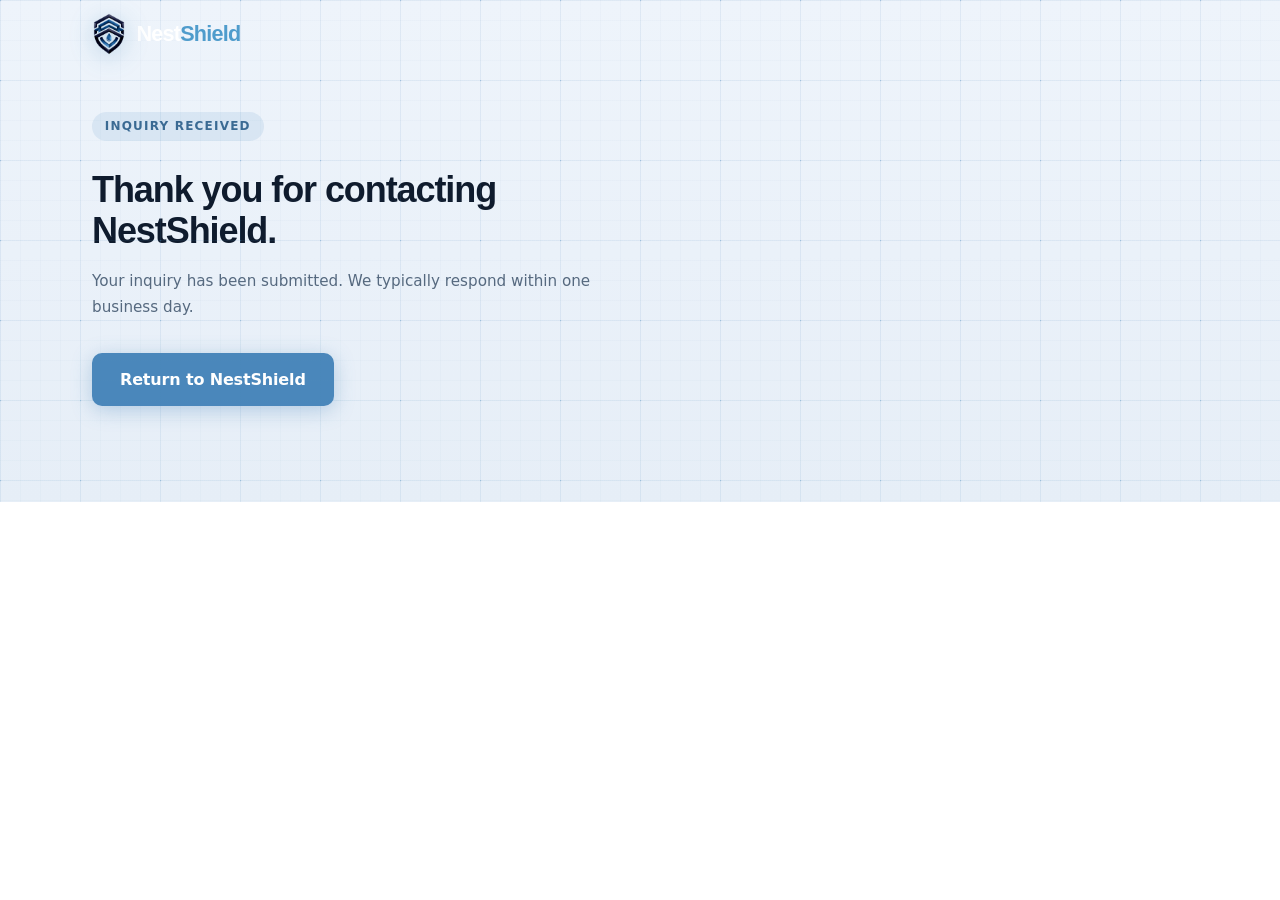
<file: thank-you.html>
<!DOCTYPE html>
<html lang="en">
<head>
  <meta charset="UTF-8" />
  <meta name="viewport" content="width=device-width, initial-scale=1.0" />
  <meta name="robots" content="noindex" />
  <title>Thank You | NestShield</title>
  <link rel="stylesheet" href="styles.css" />
</head>
<body>
  <header class="site-header">
    <nav class="nav container">
      <a href="/" class="nav-logo">
        <img class="brand-mark" src="nestshield-official-mark.png" alt="" />
        <span class="brand-word"><strong>Nest</strong><span>Shield</span></span>
      </a>
    </nav>
  </header>

  <main>
    <section class="section section-cta">
      <div class="container">
        <div class="cta-wrapper">
          <div class="cta-content">
            <span class="section-tag section-tag-light">Inquiry Received</span>
            <h1 class="cta-title">Thank you for contacting NestShield.</h1>
            <p class="cta-sub">Your inquiry has been submitted. We typically respond within one business day.</p>
            <a href="/" class="btn btn-primary btn-lg">Return to NestShield</a>
          </div>
        </div>
      </div>
    </section>
  </main>
</body>
</html>
</file>
<file: styles.css>
/* ============================================================
   NESTSHIELD: styles.css
   Design system: deep navy hero + clean white content sections
   Brand primary: steel blue (#4A87BB) | Brand accent: sky blue (#0ea5e9)
   ============================================================ */

/* ── Reset & Base ────────────────────────────────────────── */
*, *::before, *::after { box-sizing: border-box; margin: 0; padding: 0; }

:root {
  /* Colors */
  --charcoal: #0B0D11;
  --navy-900: #0B0D11;
  --navy-800: #0f1420;
  --navy-700: #131b2e;
  --navy-600: #1a2540;
  --navy-500: #1e2d50;

  --blue-500: #0ea5e9;
  --blue-400: #38bdf8;
  --blue-300: #7dd3fc;

  /* Brand palette: steel blue primary */
  --brand-primary: #4A87BB;
  --brand-primary-light: #6BA3D0;
  --brand-primary-dark: #3A6A93;
  --brand-accent: #0ea5e9;

  --green-500: #10b981;
  --green-400: #34d399;

  --red-400: #f87171;
  --amber-400: #fbbf24;

  --white: #ffffff;
  --gray-50: #f8fafc;
  --gray-100: #f1f5f9;
  --gray-200: #e2e8f0;
  --gray-300: #cbd5e1;
  --gray-400: #94a3b8;
  --gray-500: #64748b;
  --gray-600: #475569;
  --gray-700: #334155;
  --gray-800: #1e293b;

  /* Typography */
  --font-sans: 'Inter', system-ui, -apple-system, sans-serif;
  --font-display: 'Plus Jakarta Sans', 'Inter', sans-serif;

  /* Spacing */
  --space-xs: 0.5rem;
  --space-sm: 0.75rem;
  --space-md: 1rem;
  --space-lg: 1.5rem;
  --space-xl: 2rem;
  --space-2xl: 3rem;
  --space-3xl: 4rem;
  --space-4xl: 6rem;

  /* Radius */
  --radius-sm: 6px;
  --radius-md: 10px;
  --radius-lg: 16px;
  --radius-xl: 24px;
  --radius-full: 9999px;

  /* Shadows */
  --shadow-sm: 0 1px 3px rgba(0,0,0,0.12), 0 1px 2px rgba(0,0,0,0.08);
  --shadow-md: 0 4px 16px rgba(0,0,0,0.12), 0 2px 6px rgba(0,0,0,0.08);
  --shadow-lg: 0 10px 40px rgba(0,0,0,0.18), 0 4px 12px rgba(0,0,0,0.1);
  --shadow-xl: 0 24px 64px rgba(0,0,0,0.22);
  --shadow-glow: 0 0 40px rgba(14,165,233,0.15);

  /* Transitions */
  --transition: 200ms ease;
  --transition-slow: 400ms ease;
}

html { scroll-behavior: smooth; font-size: 16px; }

body {
  font-family: var(--font-sans);
  background: var(--white);
  color: var(--gray-800);
  line-height: 1.6;
  -webkit-font-smoothing: antialiased;
  overflow-x: hidden;
}

img, svg { display: block; }

a { text-decoration: none; color: inherit; }

ul { list-style: none; }

/* ── Container ───────────────────────────────────────────── */
.container {
  width: 100%;
  max-width: 1160px;
  margin: 0 auto;
  padding: 0 var(--space-xl);
}

/* ── Sections ────────────────────────────────────────────── */
.section { padding: var(--space-4xl) 0; }
.section-light { background: var(--white); }
.section-dark { background: var(--navy-800); }

/* ── Buttons ─────────────────────────────────────────────── */
.btn {
  display: inline-flex;
  align-items: center;
  gap: var(--space-xs);
  font-family: var(--font-sans);
  font-weight: 600;
  border: none;
  cursor: pointer;
  border-radius: var(--radius-md);
  transition: all var(--transition);
  white-space: nowrap;
  letter-spacing: -0.01em;
}
.btn svg { width: 18px; height: 18px; flex-shrink: 0; }

.btn-primary {
  background: var(--brand-primary);
  color: var(--white);
  padding: 0.7rem 1.4rem;
  font-size: 0.9rem;
  box-shadow: 0 4px 20px rgba(74,135,187,0.35);
}
.btn-primary:hover {
  background: var(--brand-primary-dark);
  transform: translateY(-1px);
  box-shadow: 0 6px 24px rgba(74,135,187,0.45);
}
.btn-primary:active { transform: translateY(0); }

.btn-ghost {
  background: rgba(255,255,255,0.08);
  color: var(--white);
  padding: 0.7rem 1.4rem;
  font-size: 0.9rem;
  border: 1px solid rgba(255,255,255,0.18);
}
.btn-ghost:hover {
  background: rgba(255,255,255,0.14);
  border-color: rgba(255,255,255,0.3);
}

.btn-lg {
  padding: 0.85rem 1.75rem;
  font-size: 1rem;
}
.btn-lg svg { width: 20px; height: 20px; }

.btn-full { width: 100%; justify-content: center; }

/* ── Text Utilities ──────────────────────────────────────── */
.text-muted { color: var(--gray-400); }
.text-accent { color: var(--blue-400); }

/* ── Section Headers ─────────────────────────────────────── */
.section-header {
  text-align: center;
  max-width: 640px;
  margin: 0 auto var(--space-3xl);
}

.section-tag {
  display: inline-block;
  font-size: 0.75rem;
  font-weight: 700;
  letter-spacing: 0.1em;
  text-transform: uppercase;
  color: var(--blue-500);
  background: rgba(14,165,233,0.1);
  padding: 0.3rem 0.8rem;
  border-radius: var(--radius-full);
  margin-bottom: var(--space-md);
}
.section-tag-light {
  color: var(--blue-300);
  background: rgba(14,165,233,0.12);
}

.section-title {
  font-family: var(--font-display);
  font-size: clamp(1.75rem, 4vw, 2.5rem);
  font-weight: 800;
  line-height: 1.2;
  letter-spacing: -0.03em;
  color: var(--gray-800);
  margin-bottom: var(--space-md);
}

/* Declared after .section-title so dark-section H2s with class="section-title text-white" actually render white. */
.text-white { color: var(--white); }

.section-sub {
  font-size: 1.05rem;
  color: var(--gray-500);
  line-height: 1.7;
}

/* ── Reveal Animations ───────────────────────────────────── */
.reveal {
  opacity: 0;
  transform: translateY(24px);
  transition: opacity 0.6s ease, transform 0.6s ease;
}
.reveal.visible {
  opacity: 1;
  transform: translateY(0);
}
.reveal-delay-1 { transition-delay: 0.1s; }
.reveal-delay-2 { transition-delay: 0.2s; }
.reveal-delay-3 { transition-delay: 0.3s; }

/* Hero must be visible on first paint; no fade-in delay */
.hero .reveal {
  opacity: 1;
  transform: none;
  transition: none;
  transition-delay: 0s;
}
.reveal-delay-4 { transition-delay: 0.4s; }

/* ============================================================
   NAVIGATION
   ============================================================ */
.site-header {
  position: fixed;
  top: 0; left: 0; right: 0;
  z-index: 100;
  transition: background var(--transition-slow), box-shadow var(--transition-slow), backdrop-filter var(--transition-slow);
}
.site-header.scrolled {
  background: rgba(11,13,17,0.94);
  backdrop-filter: blur(16px);
  box-shadow: 0 1px 0 rgba(56,189,248,0.08);
}

.nav {
  display: flex;
  align-items: center;
  gap: var(--space-xl);
  height: 68px;
}

.nav-logo {
  display: flex;
  align-items: center;
  gap: 0.65rem;
  flex-shrink: 0;
  color: #ffffff;
  text-decoration: none;
}
.brand-mark {
  width: 34px;
  height: 42px;
  object-fit: contain;
  filter: drop-shadow(0 4px 12px rgba(31, 119, 172, 0.32));
}
.brand-word {
  display: inline-flex;
  align-items: baseline;
  font-family: var(--font-display);
  font-size: 1.35rem;
  font-weight: 750;
  letter-spacing: -0.035em;
  line-height: 1;
}
.brand-word strong { color: #ffffff; font-weight: 800; }
.brand-word span { color: #4f9ccc; }
.footer-logo .brand-mark { width: 30px; height: 34px; }
.footer-logo .brand-word { font-size: 1.2rem; }
.site-header:not(.scrolled) .nav-link { color: rgba(255, 255, 255, 0.82); }
.site-header:not(.scrolled) .nav-link:hover {
  color: #ffffff;
  background: rgba(255, 255, 255, 0.1);
}
.site-header:not(.scrolled) .nav-toggle span { background: #ffffff; }
.site-header.scrolled .brand-word strong { color: #0f1b2d; }
.site-header.scrolled .brand-word span { color: #367fae; }
.nav-logo-img {
  height: 52px;
  width: auto;
  /* High contrast pushes dark navy bg toward black so screen blend removes it */
  filter: contrast(4) brightness(1.1);
  mix-blend-mode: screen;
  transition: opacity var(--transition);
}
.nav-logo:hover .nav-logo-img {
  opacity: 0.85;
}
.footer-logo-img {
  height: 44px;
}

.nav-links {
  display: flex;
  align-items: center;
  gap: var(--space-sm);
  margin-left: auto;
}
.nav-link {
  font-size: 0.875rem;
  font-weight: 500;
  color: rgba(255,255,255,0.7);
  padding: 0.4rem 0.7rem;
  border-radius: var(--radius-sm);
  transition: color var(--transition), background var(--transition);
}
.nav-link:hover {
  color: var(--white);
  background: rgba(255,255,255,0.07);
}

.nav-cta { margin-left: var(--space-md); }

.nav-toggle {
  display: none;
  flex-direction: column;
  gap: 5px;
  background: none;
  border: none;
  cursor: pointer;
  padding: var(--space-xs);
  margin-left: auto;
}
.nav-toggle span {
  display: block;
  width: 22px;
  height: 2px;
  background: var(--white);
  border-radius: 2px;
  transition: transform var(--transition), opacity var(--transition);
}
.nav-toggle.open span:nth-child(1) { transform: translateY(7px) rotate(45deg); }
.nav-toggle.open span:nth-child(2) { opacity: 0; }
.nav-toggle.open span:nth-child(3) { transform: translateY(-7px) rotate(-45deg); }

/* ============================================================
   HERO
   ============================================================ */
.hero {
  position: relative;
  height: 100vh;
  display: flex;
  flex-direction: column;
  align-items: stretch;
  background: #0B0D11;
  overflow: hidden;
}

/* Background elements */
.hero-bg {
  position: absolute;
  inset: 0;
  pointer-events: none;
}

.hero-grid {
  position: absolute;
  inset: 0;
  background-image:
    /* Major grid lines */
    linear-gradient(rgba(56,189,248,0.07) 1px, transparent 1px),
    linear-gradient(90deg, rgba(56,189,248,0.07) 1px, transparent 1px),
    /* Minor grid lines */
    linear-gradient(rgba(56,189,248,0.03) 1px, transparent 1px),
    linear-gradient(90deg, rgba(56,189,248,0.03) 1px, transparent 1px);
  background-size: 100px 100px, 100px 100px, 20px 20px, 20px 20px;
  mask-image: radial-gradient(ellipse 85% 85% at 42% 50%, black 10%, transparent 100%);
}

.hero-glow {
  position: absolute;
  border-radius: 50%;
  filter: blur(100px);
  pointer-events: none;
}
.hero-glow-1 {
  width: 700px; height: 700px;
  background: radial-gradient(circle, rgba(14,165,233,0.10) 0%, transparent 70%);
  top: -150px; right: -150px;
}
.hero-glow-2 {
  width: 500px; height: 500px;
  background: radial-gradient(circle, rgba(74,135,187,0.06) 0%, transparent 70%);
  bottom: 120px; left: 5%;
}

.hero-inner {
  position: relative;
  z-index: 1;
  flex: 1;
  display: flex;
  flex-direction: column;
  justify-content: center;
  padding-top: 68px;
  padding-bottom: var(--space-xl);
  max-width: 860px;
}

/* Trust Dashboard Ribbon */
.trust-dashboard {
  position: relative;
  z-index: 2;
  width: 100%;
  background: rgba(255,255,255,0.04);
  backdrop-filter: blur(20px);
  -webkit-backdrop-filter: blur(20px);
  border-top: 1px solid rgba(56,189,248,0.15);
  flex-shrink: 0;
}
.trust-dashboard-inner {
  display: flex;
  align-items: center;
  justify-content: center;
  gap: 0;
  padding: 0;
  max-width: 1160px;
}
.trust-stat {
  display: flex;
  flex-direction: column;
  align-items: center;
  justify-content: center;
  padding: 1.4rem 3rem;
  gap: 4px;
  flex: 1;
  text-align: center;
}
.trust-stat-value {
  font-family: var(--font-display);
  font-size: 1.5rem;
  font-weight: 800;
  color: var(--white);
  letter-spacing: -0.03em;
  line-height: 1;
}
.trust-stat-label {
  font-size: 0.72rem;
  font-weight: 600;
  color: rgba(255,255,255,0.45);
  letter-spacing: 0.06em;
  text-transform: uppercase;
}
.trust-stat-divider {
  width: 1px;
  height: 40px;
  background: rgba(56,189,248,0.15);
  flex-shrink: 0;
}

.hero-badge {
  display: inline-flex;
  align-items: center;
  gap: var(--space-xs);
  font-size: 0.8rem;
  font-weight: 600;
  letter-spacing: 0.04em;
  text-transform: uppercase;
  color: var(--blue-300);
  border: 1px solid rgba(14,165,233,0.25);
  background: rgba(14,165,233,0.07);
  padding: 0.35rem 1rem;
  border-radius: var(--radius-full);
  margin-bottom: var(--space-xl);
}
.badge-dot {
  width: 7px; height: 7px;
  background: var(--green-400);
  border-radius: 50%;
  animation: pulse-dot 2s ease-in-out infinite;
}
@keyframes pulse-dot {
  0%, 100% { opacity: 1; transform: scale(1); }
  50% { opacity: 0.6; transform: scale(0.8); }
}

.hero-headline {
  font-family: var(--font-display);
  font-size: clamp(2.5rem, 4.5vw, 4.25rem);
  font-weight: 800;
  line-height: 1.08;
  letter-spacing: -0.04em;
  color: var(--white);
  margin-bottom: var(--space-xl);
}

.hero-sub {
  font-size: clamp(1rem, 1.5vw, 1.15rem);
  color: rgba(255,255,255,0.6);
  line-height: 1.75;
  max-width: 560px;
  margin-bottom: var(--space-2xl);
}
.hero-sub strong { color: rgba(255,255,255,0.9); font-weight: 600; }

.hero-actions {
  display: flex;
  flex-wrap: wrap;
  gap: var(--space-md);
}

.hero-stats {
  display: flex;
  flex-wrap: wrap;
  gap: 0;
  border: 1px solid rgba(255,255,255,0.08);
  border-radius: var(--radius-lg);
  background: rgba(255,255,255,0.03);
  backdrop-filter: blur(8px);
  overflow: hidden;
  width: fit-content;
}
.stat-item {
  display: flex;
  flex-direction: column;
  padding: var(--space-lg) var(--space-xl);
  gap: 4px;
}
.stat-value {
  font-family: var(--font-display);
  font-size: 1.6rem;
  font-weight: 800;
  color: var(--white);
  letter-spacing: -0.03em;
  line-height: 1;
}
.stat-label {
  font-size: 0.78rem;
  color: rgba(255,255,255,0.5);
  font-weight: 500;
}
.stat-divider {
  width: 1px;
  background: rgba(255,255,255,0.08);
  align-self: stretch;
}

.hero-scroll-hint {
  position: absolute;
  bottom: var(--space-xl);
  left: 50%;
  transform: translateX(-50%);
  display: flex;
  flex-direction: column;
  align-items: center;
  gap: var(--space-xs);
  color: rgba(255,255,255,0.3);
  font-size: 0.7rem;
  font-weight: 600;
  letter-spacing: 0.1em;
  text-transform: uppercase;
}
.scroll-line {
  width: 1px;
  height: 40px;
  background: linear-gradient(to bottom, rgba(255,255,255,0.3), transparent);
  animation: scroll-pulse 2s ease-in-out infinite;
}
@keyframes scroll-pulse {
  0%, 100% { opacity: 0.3; transform: scaleY(1); }
  50% { opacity: 0.7; transform: scaleY(0.7); }
}

/* ============================================================
   INDUSTRY RIBBON
   ============================================================ */
.industry-ribbon {
  background: #0B0D11;
  border-top: 1px solid rgba(255,255,255,0.06);
  border-bottom: 1px solid rgba(255,255,255,0.06);
  padding: 0.85rem 0;
}
.industry-ribbon-inner {
  display: flex;
  align-items: center;
  gap: var(--space-lg);
  flex-wrap: wrap;
}
.industry-ribbon-label {
  font-size: 0.68rem;
  font-weight: 700;
  letter-spacing: 0.12em;
  text-transform: uppercase;
  color: rgba(255,255,255,0.25);
  flex-shrink: 0;
}
.industry-ribbon-divider {
  width: 1px;
  height: 14px;
  background: rgba(255,255,255,0.1);
  flex-shrink: 0;
}
.industry-ribbon-items {
  display: flex;
  align-items: center;
  flex-wrap: wrap;
  gap: 0.6rem;
  font-size: 0.75rem;
  font-weight: 500;
  color: rgba(255,255,255,0.35);
  letter-spacing: 0.02em;
}
.industry-ribbon-items .dot {
  color: rgba(255,255,255,0.15);
}

/* ============================================================
   RISK ANALYSIS SECTION
   ============================================================ */
.risk-section {
  /* Seamless continuation from hero #0B0D11 */
  background: linear-gradient(180deg, #0B0D11 0%, #0e1118 40%, #111520 100%);
  position: relative;
}
/* Subtle horizontal rule to mark section start */
.risk-section::before {
  content: '';
  position: absolute;
  top: 0; left: 10%; right: 10%;
  height: 1px;
  background: linear-gradient(90deg, transparent, rgba(56,189,248,0.15), transparent);
}

/* Sub-headline + "Blind Exposure" term */
.risk-sub {
  color: rgba(255,255,255,0.5);
}
.blind-exposure {
  color: var(--brand-primary-light);
  font-weight: 700;
}

.problem-grid {
  display: grid;
  grid-template-columns: repeat(auto-fit, minmax(240px, 1fr));
  gap: var(--space-lg);
}

/* Glassmorphism cards */
.problem-card {
  background: rgba(255,255,255,0.035);
  border: 1px solid rgba(255,255,255,0.09);
  border-radius: var(--radius-lg);
  padding: var(--space-xl);
  backdrop-filter: blur(20px);
  -webkit-backdrop-filter: blur(20px);
  position: relative;
  overflow: hidden;
  transition: border-color var(--transition), box-shadow var(--transition), transform var(--transition);
}
/* Top accent line: unique color per card via nth-child */
.problem-card::before {
  content: '';
  position: absolute;
  top: 0; left: 0; right: 0;
  height: 1px;
}
.problem-card:nth-child(1)::before { background: linear-gradient(90deg, transparent, rgba(248,113,113,0.6), transparent); }
.problem-card:nth-child(2)::before { background: linear-gradient(90deg, transparent, rgba(74,135,187,0.6), transparent); }
.problem-card:nth-child(3)::before { background: linear-gradient(90deg, transparent, rgba(56,189,248,0.6), transparent); }
.problem-card:nth-child(4)::before { background: linear-gradient(90deg, transparent, rgba(52,211,153,0.6), transparent); }

.problem-card:hover {
  border-color: rgba(255,255,255,0.16);
  box-shadow: 0 8px 40px rgba(0,0,0,0.4), 0 0 0 1px rgba(255,255,255,0.06);
  transform: translateY(-3px);
}

/* Per-card icon colors */
.problem-card:nth-child(1) .problem-icon { background: rgba(248,113,113,0.1); color: var(--red-400); }
.problem-card:nth-child(2) .problem-icon { background: rgba(74,135,187,0.1);  color: var(--brand-primary-light); }
.problem-card:nth-child(3) .problem-icon { background: rgba(56,189,248,0.1);  color: var(--blue-400); }
.problem-card:nth-child(4) .problem-icon { background: rgba(52,211,153,0.1);  color: var(--green-400); }

.problem-card:nth-child(1) .problem-stat { color: var(--red-400); }
.problem-card:nth-child(2) .problem-stat { color: var(--brand-primary-light); }
.problem-card:nth-child(3) .problem-stat { color: var(--blue-400); }
.problem-card:nth-child(4) .problem-stat { color: var(--green-400); }

.problem-icon {
  width: 42px; height: 42px;
  border-radius: var(--radius-md);
  display: flex;
  align-items: center;
  justify-content: center;
  margin-bottom: var(--space-md);
}
.problem-icon svg { width: 20px; height: 20px; }

.problem-stat {
  font-family: var(--font-display);
  font-size: 2.5rem;
  font-weight: 800;
  letter-spacing: -0.04em;
  line-height: 1;
  margin-bottom: var(--space-xs);
}
.stat-unit {
  font-size: 1.1rem;
  font-weight: 700;
  letter-spacing: 0;
  margin-left: 2px;
}
.problem-card h3 {
  font-size: 0.9rem;
  font-weight: 700;
  color: rgba(255,255,255,0.85);
  margin-bottom: var(--space-sm);
  letter-spacing: 0.02em;
  text-transform: uppercase;
}
.problem-card p {
  font-size: 0.875rem;
  color: rgba(255,255,255,0.42);
  line-height: 1.75;
}

/* ============================================================
   PHASED INFRASTRUCTURE ROADMAP
   ============================================================ */

/* Section: blueprint grid continuity from hero + risk */
.section-roadmap {
  background: linear-gradient(180deg, #111520 0%, #0e1320 100%);
  position: relative;
  overflow: hidden;
}
.section-roadmap::after {
  content: '';
  position: absolute;
  inset: 0;
  background-image:
    linear-gradient(rgba(74,135,187,0.03) 1px, transparent 1px),
    linear-gradient(90deg, rgba(74,135,187,0.03) 1px, transparent 1px),
    linear-gradient(rgba(56,189,248,0.025) 1px, transparent 1px),
    linear-gradient(90deg, rgba(56,189,248,0.025) 1px, transparent 1px);
  background-size: 100px 100px, 100px 100px, 20px 20px, 20px 20px;
  pointer-events: none;
}
.section-roadmap .container { position: relative; z-index: 1; }

/* Phase track: vertical layout with connecting line */
.phase-track {
  display: flex;
  flex-direction: column;
  gap: var(--space-lg);
  position: relative;
  padding-left: 80px;
  margin-bottom: var(--space-2xl);
}
.phase-track-line {
  position: absolute;
  top: 28px;
  bottom: 28px;
  left: 25px;
  width: 2px;
  background: linear-gradient(
    to bottom,
    var(--brand-primary) 0%,
    var(--brand-primary) 33%,
    rgba(255,255,255,0.08) 33%,
    rgba(255,255,255,0.08) 100%
  );
  border-radius: 2px;
}

/* Phase number label + status badge */
.phase-label {
  position: absolute;
  left: 0;
  top: var(--space-xl);
  display: flex;
  flex-direction: column;
  align-items: center;
  gap: 6px;
  width: 56px;
}
.phase-number {
  width: 52px; height: 52px;
  border-radius: 50%;
  background: var(--brand-primary);
  color: var(--white);
  font-family: var(--font-display);
  font-size: 0.85rem;
  font-weight: 800;
  display: flex;
  align-items: center;
  justify-content: center;
  box-shadow: 0 0 0 4px rgba(74,135,187,0.2), 0 0 20px rgba(74,135,187,0.3);
  flex-shrink: 0;
}
.phase-number-dim {
  background: rgba(255,255,255,0.06);
  color: rgba(255,255,255,0.3);
  box-shadow: 0 0 0 1px rgba(255,255,255,0.08);
}

/* Phase status badges */
.phase-status {
  font-size: 0.65rem;
  font-weight: 700;
  letter-spacing: 0.06em;
  text-transform: uppercase;
  text-align: center;
  line-height: 1.3;
}
.phase-status-active {
  color: var(--brand-primary);
  display: flex;
  flex-direction: column;
  align-items: center;
  gap: 4px;
}
.phase-pulse {
  width: 6px; height: 6px;
  background: var(--brand-primary);
  border-radius: 50%;
  animation: pulse-dot 2s ease-in-out infinite;
}
.phase-status-queued { color: rgba(255,255,255,0.25); }
.phase-status-future { color: rgba(255,255,255,0.18); }

/* "Coming 2026" badge: clearly readable against dark phase cards */
.phase-status-coming {
  color: var(--blue-300);
  background: rgba(14,165,233,0.12);
  border: 1px solid rgba(14,165,233,0.35);
  padding: 0.3rem 0.7rem;
  border-radius: var(--radius-full);
  font-weight: 700;
  letter-spacing: 0.08em;
  white-space: nowrap;
}

/* Phase cards */
.phase-card {
  position: relative;
  border-radius: var(--radius-xl);
  backdrop-filter: blur(20px);
  -webkit-backdrop-filter: blur(20px);
  transition: border-color var(--transition), box-shadow var(--transition), transform var(--transition);
}

/* Phase 1: Active with orange glow */
.phase-card-active {
  background: rgba(74,135,187,0.05);
  border: 1px solid rgba(74,135,187,0.25);
  box-shadow:
    0 0 60px rgba(74,135,187,0.08),
    0 0 120px rgba(74,135,187,0.04),
    inset 0 0 40px rgba(74,135,187,0.03);
}
.phase-card-active:hover {
  border-color: rgba(74,135,187,0.4);
  box-shadow:
    0 0 80px rgba(74,135,187,0.14),
    0 8px 40px rgba(0,0,0,0.4);
  transform: translateY(-2px);
}

/* Phases 2 & 3: Queued/dim glass */
.phase-card-queued {
  background: rgba(255,255,255,0.025);
  border: 1px solid rgba(255,255,255,0.07);
}
.phase-card-queued:hover {
  border-color: rgba(255,255,255,0.12);
  box-shadow: 0 8px 40px rgba(0,0,0,0.3);
  transform: translateY(-2px);
}

/* Inner layout: icon + body side by side */
.phase-card-inner {
  display: flex;
  gap: var(--space-xl);
  padding: var(--space-2xl);
  align-items: flex-start;
}

.phase-icon {
  flex-shrink: 0;
  width: 52px; height: 52px;
  border-radius: var(--radius-md);
  display: flex;
  align-items: center;
  justify-content: center;
}
.phase-icon svg { width: 26px; height: 26px; }
.phase-icon-active {
  background: rgba(74,135,187,0.12);
  color: var(--brand-primary);
  box-shadow: 0 0 20px rgba(74,135,187,0.15);
}
.phase-icon-dim {
  background: rgba(255,255,255,0.04);
  color: rgba(255,255,255,0.2);
}

/* Phase body text */
.phase-body { flex: 1; }
.phase-title {
  font-family: var(--font-display);
  font-size: 1.15rem;
  font-weight: 700;
  color: var(--white);
  margin-bottom: var(--space-sm);
  letter-spacing: -0.02em;
}
.phase-title-dim { color: rgba(255,255,255,0.4); }

.phase-desc {
  font-size: 0.9rem;
  color: rgba(255,255,255,0.55);
  line-height: 1.75;
  margin-bottom: var(--space-lg);
  max-width: 680px;
}
.phase-desc-dim { color: rgba(255,255,255,0.3); }

/* Feature lists */
.phase-features {
  display: grid;
  grid-template-columns: repeat(auto-fit, minmax(220px, 1fr));
  gap: var(--space-xs) var(--space-xl);
}
.phase-features li {
  display: flex;
  align-items: center;
  gap: var(--space-xs);
  font-size: 0.85rem;
  font-weight: 500;
  color: rgba(255,255,255,0.75);
}
.phase-features li svg {
  width: 15px; height: 15px;
  color: var(--brand-primary);
  flex-shrink: 0;
}

.services-note {
  text-align: center;
  color: rgba(255,255,255,0.4);
  font-size: 0.9rem;
}
.link-accent {
  color: var(--brand-primary);
  font-weight: 600;
  transition: color var(--transition);
}
.link-accent:hover { color: var(--brand-primary-light); }

/* Responsive: collapse phase track on mobile */
@media (max-width: 700px) {
  .phase-track { padding-left: 0; }
  .phase-track-line { display: none; }
  .phase-label {
    position: static;
    flex-direction: row;
    width: auto;
    margin-bottom: var(--space-md);
  }
  .phase-number { width: 36px; height: 36px; font-size: 0.75rem; }
  .phase-card-inner { flex-direction: column; padding: var(--space-lg); }
  .phase-features { grid-template-columns: 1fr; }
}

/* ============================================================
   ENGAGEMENT PROTOCOL (HOW IT WORKS)
   ============================================================ */
.engagement-section {
  background: #0B0D11;
  position: relative;
}
.engagement-section::before {
  content: '';
  position: absolute;
  inset: 0;
  background-image:
    linear-gradient(rgba(56,189,248,0.05) 1px, transparent 1px),
    linear-gradient(90deg, rgba(56,189,248,0.05) 1px, transparent 1px),
    linear-gradient(rgba(56,189,248,0.02) 1px, transparent 1px),
    linear-gradient(90deg, rgba(56,189,248,0.02) 1px, transparent 1px);
  background-size: 100px 100px, 100px 100px, 20px 20px, 20px 20px;
  pointer-events: none;
}

.steps-container {
  position: relative;
  max-width: 760px;
  margin: 0 auto;
  display: flex;
  flex-direction: column;
  gap: var(--space-3xl);
}

/* Thin blueprint connector line */
.steps-line {
  position: absolute;
  top: 27px;
  bottom: 27px;
  left: 26px;
  width: 1px;
  background: linear-gradient(
    to bottom,
    var(--brand-primary) 0%,
    rgba(74,135,187,0.4) 33%,
    rgba(56,189,248,0.15) 66%,
    rgba(56,189,248,0.06) 100%
  );
}

.step {
  display: flex;
  gap: var(--space-xl);
  position: relative;
}

/* Orange-glowing step numbers */
.step-number {
  flex-shrink: 0;
  width: 54px; height: 54px;
  background: rgba(74,135,187,0.08);
  border: 1px solid rgba(74,135,187,0.35);
  color: var(--brand-primary);
  font-family: var(--font-display);
  font-size: 0.85rem;
  font-weight: 800;
  border-radius: 50%;
  display: flex;
  align-items: center;
  justify-content: center;
  z-index: 1;
  letter-spacing: -0.02em;
  box-shadow:
    0 0 0 4px rgba(74,135,187,0.06),
    0 0 16px rgba(74,135,187,0.15);
}

.step-content {
  display: flex;
  gap: var(--space-lg);
  padding-top: 0.5rem;
  flex: 1;
}
.step-icon {
  flex-shrink: 0;
  width: 42px; height: 42px;
  background: rgba(74,135,187,0.08);
  color: var(--brand-primary);
  border-radius: var(--radius-md);
  border: 1px solid rgba(74,135,187,0.15);
  display: flex;
  align-items: center;
  justify-content: center;
}
.step-icon svg { width: 20px; height: 20px; }
.step-text { flex: 1; }
.step-text h3 {
  font-family: var(--font-display);
  font-size: 1.05rem;
  font-weight: 700;
  color: rgba(255,255,255,0.9);
  margin-bottom: var(--space-sm);
  letter-spacing: -0.02em;
}
.step-text p {
  font-size: 0.875rem;
  color: rgba(255,255,255,0.45);
  line-height: 1.8;
  margin-bottom: var(--space-sm);
}
.step-text strong { color: rgba(255,255,255,0.75); font-weight: 600; }
.step-detail {
  display: inline-flex;
  align-items: center;
  font-size: 0.72rem;
  font-weight: 600;
  color: rgba(255,255,255,0.4);
  background: rgba(255,255,255,0.04);
  border: 1px solid rgba(255,255,255,0.08);
  padding: 0.25rem 0.65rem;
  border-radius: var(--radius-full);
  letter-spacing: 0.02em;
}
.step-detail-highlight {
  color: var(--brand-primary);
  background: rgba(74,135,187,0.07);
  border-color: rgba(74,135,187,0.2);
  gap: var(--space-xs);
}
.step-detail-highlight svg { width: 13px; height: 13px; flex-shrink: 0; }

/* Protocol sub-headline */
.protocol-sub {
  color: rgba(255,255,255,0.45);
}

/* Step sublabel: "Primary Deliverable", "Technical Moat", etc. */
.step-sublabel {
  display: block;
  font-size: 0.7rem;
  font-weight: 700;
  letter-spacing: 0.1em;
  text-transform: uppercase;
  color: var(--brand-primary);
  margin-bottom: 0.35rem;
}

/* Three-tier pricing grid inside Step 01 */
.step-tier-grid {
  display: flex;
  gap: var(--space-sm);
  margin-top: var(--space-md);
  flex-wrap: wrap;
}
.step-tier {
  display: flex;
  align-items: center;
  gap: var(--space-xs);
  background: rgba(74,135,187,0.06);
  border: 1px solid rgba(74,135,187,0.18);
  border-radius: var(--radius-md);
  padding: 0.4rem 0.75rem;
}
.tier-num {
  font-family: var(--font-display);
  font-size: 0.75rem;
  font-weight: 800;
  color: var(--brand-primary);
  background: rgba(74,135,187,0.15);
  width: 22px; height: 22px;
  border-radius: 50%;
  display: flex;
  align-items: center;
  justify-content: center;
  flex-shrink: 0;
}
.tier-desc {
  font-size: 0.78rem;
  font-weight: 500;
  color: rgba(255,255,255,0.5);
}

/* ============================================================
   OPERATIONAL INTELLIGENCE (WHY NESTSHIELD)
   ============================================================ */

/* Blueprint grid continuity */
.section-why {
  background: linear-gradient(180deg, #0e1118 0%, #0B0D11 100%);
  position: relative;
  overflow: hidden;
}
.section-why::before {
  content: '';
  position: absolute;
  inset: 0;
  background-image:
    linear-gradient(rgba(56,189,248,0.04) 1px, transparent 1px),
    linear-gradient(90deg, rgba(56,189,248,0.04) 1px, transparent 1px),
    linear-gradient(rgba(56,189,248,0.015) 1px, transparent 1px),
    linear-gradient(90deg, rgba(56,189,248,0.015) 1px, transparent 1px);
  background-size: 100px 100px, 100px 100px, 20px 20px, 20px 20px;
  pointer-events: none;
}
.section-why .container { position: relative; z-index: 1; }

.why-sub { color: rgba(255,255,255,0.45); }

.why-grid {
  display: grid;
  grid-template-columns: repeat(auto-fit, minmax(300px, 1fr));
  gap: var(--space-lg);
}

/* Glassmorphism cards: monochrome/clinical */
.why-card {
  background: rgba(255,255,255,0.035);
  border: 1px solid rgba(255,255,255,0.08);
  border-radius: var(--radius-lg);
  padding: var(--space-xl);
  backdrop-filter: blur(16px);
  -webkit-backdrop-filter: blur(16px);
  position: relative;
  overflow: hidden;
  transition: border-color var(--transition), box-shadow var(--transition), transform var(--transition);
}
/* Hairline top accent: uniform blue, not per-card color */
.why-card::before {
  content: '';
  position: absolute;
  top: 0; left: 20%; right: 20%;
  height: 1px;
  background: linear-gradient(90deg, transparent, rgba(56,189,248,0.4), transparent);
}
.why-card:hover {
  border-color: rgba(56,189,248,0.18);
  box-shadow: 0 8px 40px rgba(0,0,0,0.35), 0 0 0 1px rgba(56,189,248,0.07);
  transform: translateY(-2px);
}

/* Monochrome icon: white at low opacity, no color fill */
.why-icon {
  width: 42px; height: 42px;
  background: rgba(255,255,255,0.05);
  border: 1px solid rgba(255,255,255,0.1);
  color: rgba(255,255,255,0.7);
  border-radius: var(--radius-md);
  display: flex;
  align-items: center;
  justify-content: center;
  margin-bottom: var(--space-md);
  transition: background var(--transition), color var(--transition);
}
.why-card:hover .why-icon {
  background: rgba(56,189,248,0.1);
  color: var(--blue-300);
  border-color: rgba(56,189,248,0.2);
}
/* All why-icons unified monochrome; no orange overrides */
.why-icon svg { width: 20px; height: 20px; }

.why-card h3 {
  font-family: var(--font-display);
  font-size: 0.95rem;
  font-weight: 700;
  color: rgba(255,255,255,0.88);
  margin-bottom: var(--space-sm);
  letter-spacing: 0.01em;
  text-transform: uppercase;
}
.why-card p {
  font-size: 0.855rem;
  color: rgba(255,255,255,0.42);
  line-height: 1.78;
}

/* ============================================================
   INSTITUTIONAL VERTICAL SPECIALIZATION
   ============================================================ */

.section-verticals {
  background: linear-gradient(180deg, #0B0D11 0%, #0e1118 100%);
  position: relative;
  overflow: hidden;
}
.section-verticals::before {
  content: '';
  position: absolute;
  inset: 0;
  background-image:
    linear-gradient(rgba(56,189,248,0.04) 1px, transparent 1px),
    linear-gradient(90deg, rgba(56,189,248,0.04) 1px, transparent 1px),
    linear-gradient(rgba(56,189,248,0.015) 1px, transparent 1px),
    linear-gradient(90deg, rgba(56,189,248,0.015) 1px, transparent 1px);
  background-size: 100px 100px, 100px 100px, 20px 20px, 20px 20px;
  pointer-events: none;
}
.section-verticals .container { position: relative; z-index: 1; }

.verticals-sub { color: rgba(255,255,255,0.45); }

/* 2-column grid: each card is a full-width horizontal panel */
.verticals-grid {
  display: grid;
  grid-template-columns: repeat(2, 1fr);
  gap: var(--space-lg);
}

/* Glassmorphism card */
.vertical-card {
  position: relative;
  background: rgba(255,255,255,0.03);
  border: 1px solid rgba(255,255,255,0.08);
  border-radius: var(--radius-xl);
  overflow: hidden;
  backdrop-filter: blur(20px);
  -webkit-backdrop-filter: blur(20px);
  transition: border-color var(--transition), box-shadow var(--transition), transform var(--transition);
}
.vertical-card:hover {
  border-color: rgba(255,255,255,0.14);
  box-shadow: 0 12px 48px rgba(0,0,0,0.4);
  transform: translateY(-3px);
}

/* Left accent bar: 4px vertical stripe */
.vertical-card-accent {
  position: absolute;
  top: 0; left: 0; bottom: 0;
  width: 3px;
  border-radius: 3px 0 0 3px;
}
.vertical-accent-blue   { background: linear-gradient(180deg, var(--blue-400), var(--blue-500)); }
.vertical-accent-orange { background: linear-gradient(180deg, var(--brand-primary), var(--brand-primary-light)); }
.vertical-accent-teal   { background: linear-gradient(180deg, var(--green-400), var(--green-500)); }
.vertical-accent-purple { background: linear-gradient(180deg, #a78bfa, #7c3aed); }

.vertical-card-body {
  padding: var(--space-xl) var(--space-xl) var(--space-xl) calc(var(--space-xl) + 12px);
}

/* Header row: icon + "Asset Class" label */
.vertical-header {
  display: flex;
  align-items: center;
  gap: var(--space-sm);
  margin-bottom: var(--space-md);
}
.vertical-icon {
  width: 36px; height: 36px;
  background: rgba(255,255,255,0.05);
  border: 1px solid rgba(255,255,255,0.1);
  color: rgba(255,255,255,0.6);
  border-radius: var(--radius-sm);
  display: flex;
  align-items: center;
  justify-content: center;
  flex-shrink: 0;
}
.vertical-icon svg { width: 17px; height: 17px; }
.vertical-class {
  font-size: 0.65rem;
  font-weight: 700;
  letter-spacing: 0.1em;
  text-transform: uppercase;
  color: rgba(255,255,255,0.25);
}

.vertical-card h3 {
  font-family: var(--font-display);
  font-size: 1rem;
  font-weight: 700;
  color: rgba(255,255,255,0.88);
  margin-bottom: 0.3rem;
  letter-spacing: -0.01em;
}

/* Strategic hook line: italic, accent colored */
.vertical-hook {
  font-size: 0.75rem;
  font-weight: 600;
  font-style: italic;
  color: rgba(255,255,255,0.35);
  letter-spacing: 0.02em;
  margin-bottom: var(--space-md);
  text-transform: uppercase;
}

.vertical-desc {
  font-size: 0.855rem;
  color: rgba(255,255,255,0.42);
  line-height: 1.8;
  margin-bottom: var(--space-md);
}

/* Checklist */
.vertical-points {
  display: flex;
  flex-direction: column;
  gap: 0.45rem;
  border-top: 1px solid rgba(255,255,255,0.05);
  padding-top: var(--space-md);
}
.vertical-points li {
  display: flex;
  align-items: flex-start;
  gap: var(--space-xs);
  font-size: 0.82rem;
  font-weight: 500;
  color: rgba(255,255,255,0.55);
  line-height: 1.5;
}
.vertical-points li svg {
  width: 14px; height: 14px;
  color: var(--brand-primary);
  flex-shrink: 0;
  margin-top: 1px;
}

/* Inline orange hook: LoRaWAN, ROI, etc. */
.vertical-tech-hook {
  color: var(--brand-primary);
  font-weight: 700;
  font-style: normal;
}

@media (max-width: 860px) {
  .verticals-grid { grid-template-columns: 1fr; }
}

/* ============================================================
   FAQ
   ============================================================ */
.section-faq {
  background: linear-gradient(180deg, #0B0D11 0%, #0d1017 100%);
  position: relative;
  overflow: hidden;
}
.section-faq::before {
  content: '';
  position: absolute; inset: 0;
  background-image:
    linear-gradient(rgba(56,189,248,0.04) 1px, transparent 1px),
    linear-gradient(90deg, rgba(56,189,248,0.04) 1px, transparent 1px),
    linear-gradient(rgba(56,189,248,0.015) 1px, transparent 1px),
    linear-gradient(90deg, rgba(56,189,248,0.015) 1px, transparent 1px);
  background-size: 100px 100px, 100px 100px, 20px 20px, 20px 20px;
  pointer-events: none;
}
.faq-grid {
  display: grid;
  grid-template-columns: repeat(auto-fit, minmax(440px, 1fr));
  gap: 0;
  max-width: 980px;
  margin: 0 auto;
  border: 1px solid rgba(255,255,255,0.07);
  border-radius: var(--radius-lg);
  overflow: hidden;
}
.faq-item {
  border-bottom: 1px solid rgba(255,255,255,0.07);
  border-right: 1px solid rgba(255,255,255,0.07);
  padding: var(--space-xl) var(--space-xl) var(--space-xl);
  background: rgba(255,255,255,0.02);
  transition: background var(--transition);
  position: relative;
}
.faq-item:hover { background: rgba(255,255,255,0.04); }
.faq-item::before {
  content: '';
  position: absolute;
  top: 0; left: 0; right: 0;
  height: 2px;
  background: linear-gradient(90deg, var(--brand-primary), transparent);
  opacity: 0;
  transition: opacity var(--transition);
}
.faq-item:hover::before { opacity: 1; }
.faq-q {
  font-size: 0.9rem;
  font-weight: 700;
  color: var(--white);
  margin-bottom: var(--space-sm);
  line-height: 1.45;
  letter-spacing: 0.01em;
}
.faq-a {
  font-size: 0.85rem;
  color: rgba(255,255,255,0.45);
  line-height: 1.8;
}

/* ============================================================
   CONTACT / CTA
   ============================================================ */
.section-cta {
  background: linear-gradient(180deg, #0d1017 0%, #0B0D11 100%);
  padding: var(--space-4xl) 0;
  position: relative;
  overflow: hidden;
}
.section-cta::before {
  content: '';
  position: absolute; inset: 0;
  background-image:
    linear-gradient(rgba(74,135,187,0.035) 1px, transparent 1px),
    linear-gradient(90deg, rgba(74,135,187,0.035) 1px, transparent 1px),
    linear-gradient(rgba(74,135,187,0.012) 1px, transparent 1px),
    linear-gradient(90deg, rgba(74,135,187,0.012) 1px, transparent 1px);
  background-size: 100px 100px, 100px 100px, 20px 20px, 20px 20px;
  pointer-events: none;
}
.cta-wrapper {
  display: grid;
  grid-template-columns: 1fr 1fr;
  gap: var(--space-4xl);
  align-items: start;
}
.cta-content { padding-top: var(--space-md); }
.cta-title {
  font-family: var(--font-display);
  font-size: clamp(1.75rem, 3.5vw, 2.25rem);
  font-weight: 800;
  letter-spacing: -0.03em;
  color: var(--white);
  margin: var(--space-sm) 0 var(--space-md);
  line-height: 1.15;
}
.cta-sub {
  font-size: 0.95rem;
  color: rgba(255,255,255,0.5);
  line-height: 1.75;
  margin-bottom: var(--space-xl);
}
.cta-contact-info {
  display: flex;
  flex-wrap: wrap;
  align-items: center;
  gap: var(--space-md);
}
.contact-link, .contact-location {
  display: flex;
  align-items: center;
  gap: var(--space-xs);
  font-size: 0.875rem;
  font-weight: 600;
  color: rgba(255,255,255,0.45);
}
.contact-link { color: var(--blue-400); }
.contact-link:hover { color: var(--blue-300); }
.contact-link svg, .contact-location svg { width: 15px; height: 15px; }
.contact-divider { color: rgba(255,255,255,0.15); font-size: 0.75rem; }

/* Form */
.contact-form {
  background: rgba(255,255,255,0.04);
  border: 1px solid rgba(255,255,255,0.09);
  border-radius: var(--radius-xl);
  padding: var(--space-2xl);
  box-shadow: 0 24px 64px rgba(0,0,0,0.35);
  backdrop-filter: blur(12px);
  display: flex;
  flex-direction: column;
  gap: var(--space-md);
}
.form-row {
  display: grid;
  grid-template-columns: 1fr 1fr;
  gap: var(--space-md);
}
.form-group {
  display: flex;
  flex-direction: column;
  gap: 0.35rem;
}
.form-group label {
  font-size: 0.78rem;
  font-weight: 700;
  color: rgba(255,255,255,0.45);
  letter-spacing: 0.06em;
  text-transform: uppercase;
}
.form-group input,
.form-group textarea {
  font-family: var(--font-sans);
  font-size: 0.9rem;
  color: var(--white);
  background: rgba(255,255,255,0.05);
  border: 1px solid rgba(255,255,255,0.1);
  border-radius: var(--radius-md);
  padding: 0.7rem 0.9rem;
  transition: border-color var(--transition), box-shadow var(--transition), background var(--transition);
  outline: none;
  resize: vertical;
}
.form-group input:focus,
.form-group textarea:focus {
  border-color: rgba(74,135,187,0.5);
  box-shadow: 0 0 0 3px rgba(74,135,187,0.1);
  background: rgba(255,255,255,0.08);
}
.form-group input::placeholder,
.form-group textarea::placeholder { color: rgba(255,255,255,0.2); }

.form-note {
  font-size: 0.78rem;
  color: rgba(255,255,255,0.2);
  text-align: center;
}

/* ============================================================
   FOOTER
   ============================================================ */
.site-footer { background: var(--navy-900); }
.footer-inner {
  display: grid;
  grid-template-columns: 2fr 1fr 1fr 1fr;
  gap: var(--space-3xl);
  padding-top: var(--space-4xl);
  padding-bottom: var(--space-3xl);
}
.footer-logo { margin-bottom: var(--space-md); }
.footer-tagline {
  font-size: 0.875rem;
  color: rgba(255,255,255,0.4);
  line-height: 1.6;
  margin-bottom: var(--space-xs);
}
.footer-location {
  font-size: 0.8rem;
  color: rgba(255,255,255,0.3);
}
.footer-links-group h4 {
  font-size: 0.78rem;
  font-weight: 700;
  letter-spacing: 0.08em;
  text-transform: uppercase;
  color: rgba(255,255,255,0.4);
  margin-bottom: var(--space-md);
}
.footer-links-group ul {
  display: flex;
  flex-direction: column;
  gap: var(--space-sm);
}
.footer-links-group a {
  font-size: 0.875rem;
  color: rgba(255,255,255,0.55);
  transition: color var(--transition);
}
.footer-links-group a:hover { color: var(--white); }

/* Flat (single-block) footer layout; replaces .footer-inner column grid */
.footer-flat {
  text-align: center;
  padding: var(--space-4xl) var(--space-xl) var(--space-3xl);
  max-width: 640px;
  margin: 0 auto;
}
.footer-flat .footer-logo { display: inline-flex; margin-bottom: var(--space-md); }
.footer-contact {
  font-size: 0.875rem;
  color: rgba(255,255,255,0.5);
  margin-top: var(--space-md);
}
.footer-contact a { color: rgba(255,255,255,0.7); transition: color var(--transition); }
.footer-contact a:hover { color: var(--white); }

.footer-bottom {
  border-top: 1px solid rgba(255,255,255,0.06);
  padding: var(--space-lg) 0;
}
.footer-bottom p {
  font-size: 0.8rem;
  color: rgba(255,255,255,0.25);
}

/* ============================================================
   RESPONSIVE
   ============================================================ */
@media (max-width: 900px) {
  .nav-links { display: none; }
  .nav-cta { display: none; }
  .nav-toggle { display: flex; }

  .nav-links.open {
    display: flex;
    flex-direction: column;
    position: fixed;
    top: 68px; left: 0; right: 0;
    background: var(--navy-800);
    border-top: 1px solid rgba(255,255,255,0.06);
    padding: var(--space-xl);
    gap: var(--space-xs);
    border-bottom: 1px solid rgba(255,255,255,0.06);
  }
  .nav-links.open .nav-link {
    font-size: 1rem;
    padding: 0.75rem var(--space-md);
    border-radius: var(--radius-md);
  }
  .nav-links.open + .nav-cta {
    display: flex;
  }

  .cta-wrapper {
    grid-template-columns: 1fr;
    gap: var(--space-2xl);
  }

  .industries-grid {
    grid-template-columns: 1fr;
  }

  .footer-inner {
    grid-template-columns: 1fr 1fr;
    gap: var(--space-2xl);
  }
  .footer-brand { grid-column: 1 / -1; }

  .hero-stats {
    flex-direction: column;
    width: 100%;
  }
  .stat-divider {
    width: auto;
    height: 1px;
  }

  .steps-line { display: none; }
  .step { flex-direction: column; }
  .step-number { width: 44px; height: 44px; font-size: 0.8rem; }
  .step-content { gap: var(--space-md); }
}

@media (max-width: 640px) {
  .container { padding: 0 var(--space-lg); }
  .section { padding: var(--space-3xl) 0; }

  .hero-headline { font-size: 2.2rem; }
  .hero-actions { flex-direction: column; }
  .hero-actions .btn { width: 100%; justify-content: center; }

  .problem-grid { grid-template-columns: 1fr; }
  .services-grid { grid-template-columns: 1fr; }
  .why-grid { grid-template-columns: 1fr; }
  .faq-grid { grid-template-columns: 1fr; }

  .form-row { grid-template-columns: 1fr; }

  .footer-inner { grid-template-columns: 1fr; }
  .footer-brand { grid-column: auto; }

  .trust-inner { flex-direction: column; align-items: flex-start; gap: var(--space-md); }
  .trust-items { gap: var(--space-md); }

  .hero-stats { border-radius: var(--radius-md); }
}

@media (max-width: 480px) {
  .industries-grid { grid-template-columns: 1fr; }
}

/* ── Newsletter Signup ───────────────────────────────────── */
.section-newsletter {
  background: linear-gradient(180deg, #0B0D11 0%, #0d1017 100%);
  padding: var(--space-4xl) 0;
  position: relative;
  overflow: hidden;
  border-top: 1px solid rgba(255,255,255,0.05);
}
.section-newsletter::before {
  content: '';
  position: absolute; inset: 0;
  background-image:
    linear-gradient(rgba(14,165,233,0.04) 1px, transparent 1px),
    linear-gradient(90deg, rgba(14,165,233,0.04) 1px, transparent 1px);
  background-size: 100px 100px;
  pointer-events: none;
}
.newsletter-wrapper {
  max-width: 640px;
  margin: 0 auto;
  text-align: center;
  position: relative;
  z-index: 1;
}
.newsletter-wrapper .section-tag-light {
  margin-bottom: var(--space-md);
}
.newsletter-wrapper .section-title {
  margin-bottom: var(--space-md);
}
.newsletter-sub {
  font-size: 1.05rem;
  line-height: 1.7;
  color: rgba(255,255,255,0.72);
  margin: 0 auto var(--space-xl);
  max-width: 560px;
}
.newsletter-form {
  display: flex;
  gap: var(--space-sm);
  max-width: 520px;
  margin: 0 auto;
  flex-wrap: wrap;
}
.newsletter-input {
  flex: 1 1 260px;
  min-width: 0;
  padding: 0.95rem 1.1rem;
  font-size: 1rem;
  font-family: inherit;
  color: var(--white);
  background: rgba(255,255,255,0.06);
  border: 1px solid rgba(255,255,255,0.15);
  border-radius: var(--radius-md);
  outline: none;
  transition: border-color var(--transition), background var(--transition);
}
.newsletter-input::placeholder {
  color: rgba(255,255,255,0.4);
}
.newsletter-input:focus {
  border-color: var(--brand-primary);
  background: rgba(255,255,255,0.09);
}
.newsletter-form .btn-primary {
  flex: 0 0 auto;
}
.newsletter-fineprint {
  font-size: 0.8rem;
  color: rgba(255,255,255,0.4);
  margin-top: var(--space-md);
  letter-spacing: 0.02em;
}
.visually-hidden {
  position: absolute;
  width: 1px; height: 1px;
  padding: 0; margin: -1px;
  overflow: hidden; clip: rect(0,0,0,0);
  white-space: nowrap; border: 0;
}

@media (max-width: 540px) {
  .newsletter-form { flex-direction: column; }
  .newsletter-form .btn-primary { width: 100%; }
}

/* ============================================================
   LIGHT THEME OVERRIDE: 2026-05-12
   Flips the dark navy palette to a light theme with alternating
   section tints. Brand steel-blue (#4A87BB) stays as the primary
   accent. To revert, delete this block.
   ============================================================ */

:root {
  /* Light surface palette */
  --surface-0: #ffffff;
  --surface-1: #f7fafc;     /* soft white */
  --surface-2: #eef4fb;     /* very light steel-blue tint */
  --surface-3: #e6eef7;     /* slightly deeper blue tint */
  --surface-4: #fbf9f4;     /* warm cream */
  --surface-deep: #0f1b2d;  /* footer / accents */

  --ink-900: #0f1b2d;
  --ink-700: #2c3e54;
  --ink-500: #56697f;
  --ink-400: #7a8aa0;
  --line-soft: rgba(15,27,45,0.08);
  --line-med:  rgba(15,27,45,0.14);
}

body { background: var(--surface-0); color: var(--ink-700); }

.site-header.scrolled {
  background: rgba(255,255,255,0.94);
  box-shadow: 0 1px 0 var(--line-soft), 0 6px 24px rgba(15,27,45,0.06);
  backdrop-filter: blur(16px);
}
.nav-link { color: rgba(15,27,45,0.7); }
.nav-link:hover { color: var(--ink-900); background: rgba(15,27,45,0.05); }
.nav-toggle span { background: var(--ink-900); }
.nav-logo-img { filter: none; mix-blend-mode: normal; }

.hero { background: linear-gradient(180deg, #f4f8fc 0%, #eaf2fa 60%, #e3edf7 100%); }
.hero-grid {
  background-image:
    linear-gradient(rgba(74,135,187,0.10) 1px, transparent 1px),
    linear-gradient(90deg, rgba(74,135,187,0.10) 1px, transparent 1px),
    linear-gradient(rgba(74,135,187,0.05) 1px, transparent 1px),
    linear-gradient(90deg, rgba(74,135,187,0.05) 1px, transparent 1px);
}
.hero-glow-1 { background: radial-gradient(circle, rgba(74,135,187,0.22) 0%, transparent 70%); }
.hero-glow-2 { background: radial-gradient(circle, rgba(14,165,233,0.14) 0%, transparent 70%); }

.hero-headline, .hero h1 { color: var(--ink-900); }
.hero-sub, .hero p { color: var(--ink-500); }

.btn-ghost {
  background: rgba(15,27,45,0.04);
  color: var(--ink-900);
  border: 1px solid var(--line-med);
}
.btn-ghost:hover {
  background: rgba(15,27,45,0.08);
  border-color: rgba(15,27,45,0.22);
}

.trust-dashboard {
  background: rgba(255,255,255,0.7);
  border-top: 1px solid var(--line-soft);
  backdrop-filter: blur(20px);
}
.trust-stat-value { color: var(--ink-900); }
.trust-stat-label { color: var(--ink-400); }

.industry-ribbon {
  background: var(--surface-deep);
  border-top: 1px solid rgba(255,255,255,0.06);
  border-bottom: 1px solid rgba(255,255,255,0.06);
}
.industry-ribbon-label { color: rgba(255,255,255,0.5); }
.industry-ribbon-items { color: rgba(255,255,255,0.65); }
.industry-ribbon-items .dot { color: rgba(255,255,255,0.25); }
.industry-ribbon-divider { background: rgba(255,255,255,0.15); }

.section-title { color: var(--ink-900); }
.section-sub { color: var(--ink-500); }
.text-white { color: var(--ink-900); }
.text-muted { color: var(--ink-400); }

.risk-section {
  background: linear-gradient(180deg, #eaf2fa 0%, #f1f6fb 50%, var(--surface-0) 100%);
}
.risk-section::before { background: linear-gradient(90deg, transparent, rgba(74,135,187,0.35), transparent); }
.risk-sub { color: var(--ink-500); }
.blind-exposure { color: var(--brand-primary-dark); }

.problem-card {
  background: var(--surface-0);
  border: 1px solid var(--line-soft);
  backdrop-filter: none;
  box-shadow: 0 1px 2px rgba(15,27,45,0.04);
}
.problem-card:hover {
  border-color: rgba(74,135,187,0.35);
  box-shadow: 0 12px 32px rgba(15,27,45,0.08), 0 0 0 1px rgba(74,135,187,0.1);
}
.problem-card h3 { color: var(--ink-900); }
.problem-card p { color: var(--ink-500); }

.problem-card:nth-child(1) .problem-icon { background: rgba(248,113,113,0.12); color: #dc2626; }
.problem-card:nth-child(2) .problem-icon { background: rgba(74,135,187,0.14);  color: var(--brand-primary-dark); }
.problem-card:nth-child(3) .problem-icon { background: rgba(14,165,233,0.14);  color: #0284c7; }
.problem-card:nth-child(4) .problem-icon { background: rgba(16,185,129,0.14);  color: #047857; }
.problem-card:nth-child(1) .problem-stat { color: #dc2626; }
.problem-card:nth-child(2) .problem-stat { color: var(--brand-primary-dark); }
.problem-card:nth-child(3) .problem-stat { color: #0284c7; }
.problem-card:nth-child(4) .problem-stat { color: #047857; }

.section-roadmap {
  background: linear-gradient(180deg, var(--surface-0) 0%, var(--surface-1) 100%);
}
.section-roadmap::after {
  background-image:
    linear-gradient(rgba(74,135,187,0.04) 1px, transparent 1px),
    linear-gradient(90deg, rgba(74,135,187,0.04) 1px, transparent 1px),
    linear-gradient(rgba(74,135,187,0.018) 1px, transparent 1px),
    linear-gradient(90deg, rgba(74,135,187,0.018) 1px, transparent 1px);
}
.phase-track-line {
  background: linear-gradient(to bottom,
    var(--brand-primary) 0%,
    var(--brand-primary) 33%,
    var(--line-med) 33%,
    var(--line-med) 100%);
}

.engagement-section {
  background: linear-gradient(180deg, var(--surface-2) 0%, #f3f7fc 100%);
}
.engagement-section::before {
  background-image:
    linear-gradient(rgba(74,135,187,0.05) 1px, transparent 1px),
    linear-gradient(90deg, rgba(74,135,187,0.05) 1px, transparent 1px),
    linear-gradient(rgba(74,135,187,0.02) 1px, transparent 1px),
    linear-gradient(90deg, rgba(74,135,187,0.02) 1px, transparent 1px);
}
.protocol-sub { color: var(--ink-500); }
.steps-line {
  background: linear-gradient(to bottom,
    var(--brand-primary) 0%,
    rgba(74,135,187,0.5) 33%,
    rgba(74,135,187,0.25) 66%,
    rgba(74,135,187,0.1) 100%);
}
.step-number {
  background: #ffffff;
  border: 1px solid rgba(74,135,187,0.45);
  color: var(--brand-primary-dark);
  box-shadow: 0 0 0 4px rgba(74,135,187,0.08), 0 4px 16px rgba(74,135,187,0.15);
}
.step-icon {
  background: rgba(74,135,187,0.12);
  color: var(--brand-primary-dark);
  border: 1px solid rgba(74,135,187,0.25);
}
.step-text h3 { color: var(--ink-900); }
.step-text p { color: var(--ink-500); }
.step-text strong { color: var(--ink-900); font-weight: 700; }
.step-detail {
  color: var(--ink-500);
  background: rgba(15,27,45,0.04);
  border: 1px solid var(--line-soft);
}
.step-detail-highlight {
  color: var(--brand-primary-dark);
  background: rgba(74,135,187,0.1);
  border-color: rgba(74,135,187,0.28);
}
.step-tier {
  background: rgba(74,135,187,0.08);
  border: 1px solid rgba(74,135,187,0.22);
}
.tier-num { color: #ffffff; background: var(--brand-primary); }
.tier-desc { color: var(--ink-700); }
.step-sublabel { color: var(--brand-primary-dark); }

.section-why {
  background: linear-gradient(180deg, var(--surface-0) 0%, var(--surface-4) 100%);
}
.section-why::before {
  background-image:
    linear-gradient(rgba(74,135,187,0.04) 1px, transparent 1px),
    linear-gradient(90deg, rgba(74,135,187,0.04) 1px, transparent 1px),
    linear-gradient(rgba(74,135,187,0.015) 1px, transparent 1px),
    linear-gradient(90deg, rgba(74,135,187,0.015) 1px, transparent 1px);
}
.why-sub { color: var(--ink-500); }
.why-card {
  background: #ffffff;
  border: 1px solid var(--line-soft);
  backdrop-filter: none;
  box-shadow: 0 1px 2px rgba(15,27,45,0.04);
}
.why-card::before { background: linear-gradient(90deg, transparent, rgba(74,135,187,0.55), transparent); }
.why-card:hover {
  border-color: rgba(74,135,187,0.35);
  box-shadow: 0 12px 32px rgba(15,27,45,0.08), 0 0 0 1px rgba(74,135,187,0.1);
}
.why-icon {
  background: rgba(74,135,187,0.1);
  border: 1px solid rgba(74,135,187,0.18);
  color: var(--brand-primary-dark);
}
.why-card:hover .why-icon {
  background: rgba(74,135,187,0.18);
  color: var(--brand-primary-dark);
  border-color: rgba(74,135,187,0.32);
}
.why-card h3 { color: var(--ink-900); }
.why-card p { color: var(--ink-500); }

.section-verticals {
  background: linear-gradient(180deg, var(--surface-1) 0%, var(--surface-2) 100%);
}
.section-verticals::before {
  background-image:
    linear-gradient(rgba(74,135,187,0.04) 1px, transparent 1px),
    linear-gradient(90deg, rgba(74,135,187,0.04) 1px, transparent 1px);
}
.verticals-sub { color: var(--ink-500); }
.vertical-card { background: #ffffff; border: 1px solid var(--line-soft); backdrop-filter: none; }
.vertical-card:hover { border-color: rgba(74,135,187,0.32); box-shadow: 0 12px 32px rgba(15,27,45,0.08); }
.vertical-icon { background: rgba(74,135,187,0.1); border: 1px solid rgba(74,135,187,0.18); color: var(--brand-primary-dark); }
.vertical-class { color: var(--ink-400); }
.vertical-card h3 { color: var(--ink-900); }
.vertical-hook { color: var(--brand-primary-dark); }
.vertical-desc { color: var(--ink-500); }
.vertical-points { border-top: 1px solid var(--line-soft); }
.vertical-points li { color: var(--ink-700); }
.vertical-points li svg { color: var(--brand-primary); }
.vertical-tech-hook { color: var(--brand-primary-dark); }

.section-faq {
  background: linear-gradient(180deg, var(--surface-0) 0%, var(--surface-2) 100%);
}
.section-faq::before {
  background-image:
    linear-gradient(rgba(74,135,187,0.04) 1px, transparent 1px),
    linear-gradient(90deg, rgba(74,135,187,0.04) 1px, transparent 1px);
}
.faq-grid {
  border: 1px solid var(--line-soft);
  background: #ffffff;
  box-shadow: 0 8px 32px rgba(15,27,45,0.05);
}
.faq-item {
  border-bottom: 1px solid var(--line-soft);
  border-right:  1px solid var(--line-soft);
  background: #ffffff;
}
.faq-item:hover { background: var(--surface-1); }
.faq-q { color: var(--ink-900); }
.faq-a { color: var(--ink-500); }

.section-cta {
  background: linear-gradient(180deg, var(--surface-2) 0%, var(--surface-3) 100%);
}
.section-cta::before {
  background-image:
    linear-gradient(rgba(74,135,187,0.05) 1px, transparent 1px),
    linear-gradient(90deg, rgba(74,135,187,0.05) 1px, transparent 1px);
}
.cta-title { color: var(--ink-900); }
.cta-sub { color: var(--ink-500); }
.contact-link, .contact-location { color: var(--ink-500); }
.contact-link { color: var(--brand-primary-dark); }
.contact-link:hover { color: var(--brand-primary); }
.contact-divider { color: var(--ink-400); }

.contact-form {
  background: #ffffff;
  border: 1px solid var(--line-soft);
  box-shadow: 0 24px 64px rgba(15,27,45,0.08);
  backdrop-filter: none;
}
.form-group label { color: var(--ink-700); }
.form-group input,
.form-group textarea {
  color: var(--ink-900);
  background: var(--surface-1);
  border: 1px solid var(--line-med);
}
.form-group input:focus,
.form-group textarea:focus {
  border-color: rgba(74,135,187,0.6);
  box-shadow: 0 0 0 3px rgba(74,135,187,0.15);
  background: #ffffff;
}
.form-group input::placeholder,
.form-group textarea::placeholder { color: var(--ink-400); }
.form-note { color: var(--ink-400); }

.section-newsletter {
  background: linear-gradient(180deg, var(--surface-3) 0%, var(--surface-2) 100%);
  border-top: 1px solid var(--line-soft);
}
.section-newsletter::before {
  background-image: linear-gradient(rgba(74,135,187,0.04) 1px, transparent 1px);
}
.newsletter-sub { color: var(--ink-700); }
.newsletter-input {
  color: var(--ink-900);
  background: #ffffff;
  border: 1px solid var(--line-med);
}
.newsletter-input::placeholder { color: var(--ink-400); }
.newsletter-input:focus { background: #ffffff; border-color: var(--brand-primary); }
.newsletter-fineprint { color: var(--ink-400); }

.section-tag-light { color: var(--brand-primary-dark); background: rgba(74,135,187,0.12); }

/* Keep footer deep navy on purpose; it grounds the page. */
.site-footer { background: var(--surface-deep); }
.footer-tagline   { color: rgba(255,255,255,0.75); }
.footer-location  { color: rgba(255,255,255,0.55); }
.footer-contact   { color: rgba(255,255,255,0.65); }
.footer-contact a { color: #ffffff; }
.footer-bottom    { border-top: 1px solid rgba(255,255,255,0.08); }
.footer-bottom p  { color: rgba(255,255,255,0.45); }

@media (max-width: 900px) {
  .nav-links.open {
    background: #ffffff;
    border-top: 1px solid var(--line-soft);
    border-bottom: 1px solid var(--line-soft);
  }
}

.response-section { background: #ffffff; }
.response-grid,
.locations-grid {
  display: grid;
  grid-template-columns: minmax(0, 1.05fr) minmax(0, 0.95fr);
  align-items: center;
  gap: clamp(2rem, 6vw, 5.5rem);
}
.response-visual,
.locations-visual { position: relative; }
.response-visual img,
.locations-visual img {
  display: block;
  width: 100%;
  border-radius: 24px;
}
.response-visual img { box-shadow: 0 28px 70px rgba(8, 43, 67, 0.18); }
.response-pulse {
  position: absolute;
  left: 1.25rem;
  bottom: 1.25rem;
  display: inline-flex;
  align-items: center;
  gap: 0.55rem;
  padding: 0.65rem 0.9rem;
  border-radius: 999px;
  color: #ffffff;
  background: rgba(3, 25, 48, 0.86);
  backdrop-filter: blur(12px);
  font-size: 0.82rem;
  font-weight: 700;
}
.response-pulse span {
  width: 9px;
  height: 9px;
  border-radius: 50%;
  background: #55d7b1;
  box-shadow: 0 0 0 6px rgba(85, 215, 177, 0.16);
}
.response-list {
  display: grid;
  gap: 0.85rem;
  margin-top: 2rem;
}
.response-list li {
  display: grid;
  grid-template-columns: 150px 1fr;
  gap: 1rem;
  padding: 1rem 0;
  border-bottom: 1px solid rgba(10, 48, 65, 0.1);
}
.response-list strong { color: #0a3041; }
.response-list span { color: #657c86; line-height: 1.5; }

.locations-section { background: #edf5f8; }
.locations-grid { grid-template-columns: minmax(0, 0.85fr) minmax(0, 1.15fr); }
.locations-visual img { filter: drop-shadow(0 24px 35px rgba(8, 43, 67, 0.12)); }
.location-tags { display: flex; flex-wrap: wrap; gap: 0.65rem; margin-top: 2rem; }
.location-tags span {
  padding: 0.65rem 0.9rem;
  border: 1px solid rgba(17, 105, 153, 0.16);
  border-radius: 999px;
  color: #175779;
  background: rgba(255, 255, 255, 0.72);
  font-size: 0.86rem;
  font-weight: 650;
}

.response-flow-section {
  background: linear-gradient(135deg, #061b30 0%, #0a3b5c 100%);
}
.response-flow {
  display: grid;
  grid-template-columns: 1fr auto 1fr auto 1fr auto 1fr;
  align-items: stretch;
  gap: 0.8rem;
  margin-top: 2.5rem;
}
.flow-step {
  padding: 1.5rem;
  border: 1px solid rgba(255, 255, 255, 0.12);
  border-radius: 18px;
  background: rgba(255, 255, 255, 0.06);
}
.flow-number { color: #58cce9; font-size: 0.75rem; font-weight: 800; letter-spacing: 0.12em; }
.flow-step h3 { margin: 0.75rem 0 0.55rem; color: #ffffff; font-size: 1.2rem; }
.flow-step p { color: rgba(255, 255, 255, 0.65); font-size: 0.9rem; line-height: 1.55; }
.flow-arrow { align-self: center; color: #58cce9; font-size: 1.4rem; }

@media (max-width: 900px) {
  .response-grid,
  .locations-grid { grid-template-columns: 1fr; }
  .locations-copy { order: 1; }
  .locations-visual { order: 2; }
  .response-flow { grid-template-columns: 1fr 1fr; }
  .flow-arrow { display: none; }
}
@media (max-width: 560px) {
  .response-list li { grid-template-columns: 1fr; gap: 0.3rem; }
  .response-flow { grid-template-columns: 1fr; }
}

.evidence-section { background: #ffffff; }
.evidence-grid { display:grid; grid-template-columns: 1.15fr .85fr; gap:clamp(2rem,7vw,7rem); align-items:center; }
.chart-legend { display:grid; gap:.75rem; margin-top:2rem; }
.chart-legend span { display:grid; grid-template-columns:16px 1fr auto; gap:.7rem; align-items:center; color:#506a76; }
.chart-legend i { width:12px; height:12px; border-radius:3px; background:var(--c); }
.chart-legend strong { color:#0a3041; }
.evidence-source { margin:1.5rem 0 0; text-align:left; }
.flood-chart { display:grid; place-items:center; }
.donut-chart { width:min(380px,80vw); aspect-ratio:1; border-radius:50%; background:conic-gradient(#0a2d6b 0 36%,#1761d9 36% 62%,#1694d2 62% 74%,#76c9ee 74% 83%,#97a2aa 83% 100%); position:relative; box-shadow:0 24px 60px rgba(9,48,73,.14); }
.donut-chart:after { content:""; position:absolute; inset:24%; border-radius:50%; background:#fff; }
.donut-chart div { position:absolute; z-index:1; inset:29%; display:flex; flex-direction:column; justify-content:center; text-align:center; }
.donut-chart strong { color:#0a3041; font-size:2.25rem; }
.donut-chart span { color:#667e89; font-size:.83rem; line-height:1.35; }

.assessment-section { background:linear-gradient(135deg,#061b30,#0b4a70); }
.assessment-grid { display:grid; grid-template-columns:1fr 1fr; gap:clamp(2.5rem,7vw,6rem); align-items:center; }
.assessment-sheet { max-width:500px; margin:auto; padding:2rem; border-radius:18px; background:#fff; box-shadow:0 30px 80px rgba(0,0,0,.28); transform:rotate(-1.5deg); }
.sheet-top,.sheet-score,.sheet-row { display:flex; justify-content:space-between; gap:1rem; }
.sheet-top { padding-bottom:1rem; color:#317da8; font-size:.7rem; letter-spacing:.09em; border-bottom:2px solid #dcebf1; }
.sheet-score { padding:1.5rem 0; color:#637982; }.sheet-score strong{color:#0a3041;}
.sheet-row { align-items:center; padding:.85rem 0; border-top:1px solid #e7eef1; color:#435d68; font-size:.9rem; }
.sheet-row i{width:9px;height:9px;border-radius:50%;background:#36a9d3;}.sheet-row span{flex:1}.sheet-row b{color:#14688e;font-size:.75rem;text-transform:uppercase;}
.sheet-footer { margin-top:1rem; color:#91a2a9; font-size:.68rem; text-align:center; }
.assessment-copy>p { color:rgba(255,255,255,.7); line-height:1.7; }
.assessment-copy ul { display:grid; grid-template-columns:1fr 1fr; gap:.75rem; margin:1.7rem 0 2rem; color:#fff; }
.assessment-copy li:before { content:"✓"; color:#59d6b0; margin-right:.55rem; }

.skyline-cta {
  position:relative;
  min-height:620px;
  display:flex;
  align-items:flex-end;
  overflow:hidden;
  background-color:#032d5a;
  background-image:url("nestshield-skyline-v2.png");
  background-size:cover;
  background-position:center center;
}
.skyline-cta:after { content:""; position:absolute; inset:0; background:linear-gradient(180deg,transparent 0 53%,rgba(2,28,57,.08) 60%,rgba(2,28,57,.76) 100%); pointer-events:none; }
.skyline-copy { position:relative; z-index:1; padding-bottom:4.25rem; color:#fff; }
.skyline-copy h2 { max-width:740px; margin:.5rem 0; color:#fff; font-size:clamp(2rem,4vw,3.5rem); }
.skyline-copy p { margin-bottom:1.4rem; color:rgba(255,255,255,.78); font-size:1.1rem; }

.footer-columns { display:grid; grid-template-columns:1.5fr 1fr 1fr 1fr; gap:3rem; padding-top:4rem; padding-bottom:4rem; }
.footer-columns>div { display:flex; flex-direction:column; align-items:flex-start; gap:.65rem; }
.footer-columns h3 { margin-bottom:.4rem; color:#fff; font-size:.9rem; text-transform:uppercase; letter-spacing:.08em; }
.footer-columns a,.footer-columns span,.footer-columns p { color:rgba(255,255,255,.62); font-size:.88rem; line-height:1.55; }
.footer-columns a:hover { color:#fff; }
.footer-cert { margin-top:.6rem; padding:.45rem .7rem; border:1px solid rgba(89,214,176,.3); border-radius:999px; color:#77ddb9!important; }
.footer-brand-column p { max-width:330px; }

@media(max-width:850px){.evidence-grid,.assessment-grid{grid-template-columns:1fr}.footer-columns{grid-template-columns:1fr 1fr}.assessment-copy ul{grid-template-columns:1fr}.skyline-cta{min-height:560px;background-position:58% center}}
@media(max-width:520px){.footer-columns{grid-template-columns:1fr}.assessment-sheet{padding:1.2rem}.chart-legend span{font-size:.84rem}}

/* ============================================================
   BLUEPRINT BACKGROUND PATTERN: 2026-05-16
   Adds an architectural-drawing pattern across all light sections.
   Major grid (80px) + minor grid (20px) + small registration
   crosshairs at every major intersection. Brand steel-blue at
   low opacity so it reads as ambient texture, not decoration.
   ============================================================ */

/* Reusable blueprint pattern as a CSS variable so any section
   overlay can drop it in. Layers, from top to bottom:
   1. Registration dots at every major (80px) intersection
   2. Major grid (80px)
   3. Minor grid (20px)
   All in brand steel-blue at low opacity. */
:root {
  --blueprint-pattern:
    radial-gradient(circle at 0 0, rgba(74,135,187,0.32) 0 1.5px, transparent 1.6px),
    linear-gradient(rgba(74,135,187,0.075) 1px, transparent 1px),
    linear-gradient(90deg, rgba(74,135,187,0.075) 1px, transparent 1px),
    linear-gradient(rgba(74,135,187,0.030) 1px, transparent 1px),
    linear-gradient(90deg, rgba(74,135,187,0.030) 1px, transparent 1px);
  --blueprint-size:
    80px 80px,
    80px 80px,
    80px 80px,
    20px 20px,
    20px 20px;
  --blueprint-position: 0 0, 0 0, 0 0, 0 0, 0 0;
}

/* Hero: replace plain grid with full blueprint pattern */
.hero-grid {
  background-image: var(--blueprint-pattern);
  background-size: var(--blueprint-size);
  background-position: var(--blueprint-position);
  /* keep the soft radial fade so edges don't look hard */
  mask-image: radial-gradient(ellipse 95% 85% at 42% 50%, black 20%, transparent 100%);
}

/* Risk section was missing its own pattern, so give it one */
.risk-section {
  position: relative;
}
.risk-section::after {
  content: '';
  position: absolute;
  inset: 0;
  background-image: var(--blueprint-pattern);
  background-size: var(--blueprint-size);
  background-position: var(--blueprint-position);
  pointer-events: none;
  opacity: 0.7;
  mask-image: linear-gradient(180deg, black 0%, black 80%, transparent 100%);
}
.risk-section > .container { position: relative; z-index: 1; }

/* Bump existing section grids to blueprint pattern */
.section-roadmap::after,
.engagement-section::before,
.section-why::before,
.section-verticals::before,
.section-faq::before,
.section-cta::before,
.section-newsletter::before {
  background-image: var(--blueprint-pattern) !important;
  background-size: var(--blueprint-size) !important;
  background-position: var(--blueprint-position) !important;
}

/* Newsletter section ::before only had a single horizontal grid in
   the override; needs explicit pattern so it inherits the full set */
.section-newsletter::before {
  inset: 0;
}

/* ============================================================
   PHASE CARD FIX: 2026-05-16
   Phase-* classes were white-on-dark in the original theme.
   Light-mode override missed them, leaving "What we install"
   reading as white text on the new light blue card. Flip them.
   ============================================================ */

.phase-card-active {
  background: rgba(74,135,187,0.06);
  border: 1px solid rgba(74,135,187,0.3);
  box-shadow:
    0 4px 24px rgba(74,135,187,0.06),
    0 1px 2px rgba(15,27,45,0.04);
}
.phase-card-active:hover {
  border-color: rgba(74,135,187,0.45);
  box-shadow:
    0 8px 40px rgba(74,135,187,0.12),
    0 4px 16px rgba(15,27,45,0.06);
}
.phase-card-queued {
  background: var(--surface-1);
  border: 1px solid var(--line-soft);
}
.phase-card-queued:hover {
  border-color: var(--line-med);
  box-shadow: 0 8px 32px rgba(15,27,45,0.06);
  transform: translateY(-2px);
}
.phase-icon-dim {
  background: rgba(15,27,45,0.04);
  color: var(--ink-400);
}
.phase-title { color: var(--ink-900); }
.phase-title-dim { color: var(--ink-400); }
.phase-desc { color: var(--ink-700); }
.phase-desc-dim { color: var(--ink-400); }
.phase-features li { color: var(--ink-700); }
.phase-status-queued { color: var(--ink-400); }
.phase-status-future { color: var(--ink-400); }

/* ============================================================
   PHASE CARD FIX: 2026-05-16
   Phase-* classes were white-on-dark in the original theme.
   Light-mode override missed them, leaving "What we install"
   reading as white text on the new light blue card. Flip them.
   ============================================================ */

.phase-card-active {
  background: rgba(74,135,187,0.06);
  border: 1px solid rgba(74,135,187,0.3);
  box-shadow:
    0 4px 24px rgba(74,135,187,0.06),
    0 1px 2px rgba(15,27,45,0.04);
}
.phase-card-active:hover {
  border-color: rgba(74,135,187,0.45);
  box-shadow:
    0 8px 40px rgba(74,135,187,0.12),
    0 4px 16px rgba(15,27,45,0.06);
}
.phase-card-queued {
  background: var(--surface-1);
  border: 1px solid var(--line-soft);
}
.phase-card-queued:hover {
  border-color: var(--line-med);
  box-shadow: 0 8px 32px rgba(15,27,45,0.06);
  transform: translateY(-2px);
}
.phase-icon-dim {
  background: rgba(15,27,45,0.04);
  color: var(--ink-400);
}
.phase-title { color: var(--ink-900); }
.phase-title-dim { color: var(--ink-400); }
.phase-desc { color: var(--ink-700); }
.phase-desc-dim { color: var(--ink-400); }
.phase-features li { color: var(--ink-700); }
.phase-status-queued { color: var(--ink-400); }
.phase-status-future { color: var(--ink-400); }

/* ============================================================
   MOBILE FIX: 2026-05-16
   Two issues spotted on phone view:
   1. Logo overlapping H1: hero-inner top-padding too tight
      under the fixed 68px nav.
   2. Trust-ribbon stats overflowing horizontally: original
      mobile rule targeted .hero-stats/.stat-divider which
      don't exist; actual classes are .trust-dashboard-inner
      and .trust-stat-divider. With the new wider $30K to $90K
      value, three columns can't fit. Stack vertically.
   ============================================================ */

html, body { overflow-x: hidden; }

@media (max-width: 640px) {
  /* Slightly smaller logo at phone size */
  .nav-logo-img { height: 40px; }

  /* More breathing room so the H1 clears the fixed nav comfortably */
  .hero-inner {
    padding-top: 88px;
    padding-bottom: var(--space-lg);
  }

  /* Hero gets a bit more vertical so the stack fits */
  .hero { height: auto; min-height: 100vh; }

  /* Stack the trust ribbon vertically; fixes the clipped
     "5 to 5%" / "28 Yea" you saw at the edges */
  .trust-dashboard-inner {
    flex-direction: column;
    align-items: stretch;
    padding: var(--space-sm) 0;
    max-width: 100%;
  }
  .trust-stat {
    padding: 0.85rem 1rem;
    flex: 0 0 auto;
    width: 100%;
    flex-direction: row;
    justify-content: center;
    gap: var(--space-sm);
  }
  .trust-stat-value { font-size: 1.25rem; }
  .trust-stat-label { font-size: 0.7rem; text-align: left; }
  .trust-stat-divider {
    width: 60%;
    height: 1px;
    background: var(--line-soft);
    margin: 0 auto;
  }
}
.hero-credential {
  display: inline-flex;
  align-items: center;
  gap: 0.65rem;
  margin: 0 0 1.5rem;
  padding: 0.65rem 1rem;
  border: 1px solid rgba(10, 48, 65, 0.16);
  border-radius: 999px;
  color: #0a3041;
  background: rgba(255, 255, 255, 0.72);
  backdrop-filter: blur(8px);
}

.hero-platform {
  display:flex;
  flex-wrap:wrap;
  align-items:center;
  gap:.55rem 1rem;
  max-width:720px;
  margin:-.45rem 0 1.35rem;
  color:rgba(255,255,255,.72)!important;
  font-size:.84rem!important;
}
.hero-platform span { padding:.45rem .75rem; border:1px solid rgba(91,203,232,.35); border-radius:999px; color:#dff8ff; background:rgba(5,36,64,.5); }
.hero-platform strong { color:#63d3ec; font-weight:800; }

.distributed-section { background:#ffffff; }
.distributed-heading { display:grid; grid-template-columns:1fr .9fr; gap:4rem; align-items:end; }
.distributed-heading h2 { margin-bottom:0; }
.distributed-heading>p { color:#607984; line-height:1.75; }
.distributed-facts { display:grid; grid-template-columns:repeat(3,1fr); gap:1rem; margin-top:2.6rem; }
.distributed-fact { position:relative; min-height:230px; padding:1.6rem; overflow:hidden; border:1px solid rgba(11,80,113,.12); border-radius:18px; background:#f4f9fb; }
.distributed-fact:after { content:""; position:absolute; width:130px; height:130px; right:-45px; bottom:-55px; border:22px solid rgba(51,176,210,.08); border-radius:50%; }
.fact-number { color:#2389b2; font-size:.72rem; font-weight:800; letter-spacing:.14em; }
.distributed-fact h3 { margin:1.2rem 0 .7rem; color:#0a3041; font-size:1.15rem; }
.distributed-fact p { color:#607984; line-height:1.65; font-size:.9rem; }
.distributed-answer { display:grid; grid-template-columns:repeat(3,1fr); gap:1rem; margin-top:1rem; padding:1.5rem; border-radius:18px; color:#dff7ff; background:linear-gradient(135deg,#06233b,#0b5276); }
.distributed-answer>div { padding:.6rem 1rem; border-left:2px solid rgba(81,203,229,.45); }
.distributed-answer strong { color:#fff; }
.distributed-answer p { margin-top:.45rem; color:rgba(255,255,255,.65); font-size:.87rem; line-height:1.55; }
.distributed-source { margin-top:1.1rem; color:#84969e; font-size:.74rem; line-height:1.55; text-align:center; }
.distributed-source a { color:#217da5; text-decoration:underline; text-underline-offset:2px; }

.platform-section { background:#f4f9fb; }
.platform-heading { display:grid; grid-template-columns:1.1fr .9fr; gap:4rem; align-items:end; }
.platform-heading h2 { max-width:740px; margin-bottom:0; }
.platform-heading>p,.platform-intro { color:#5d7480; line-height:1.75; }
.platform-intro { max-width:900px; margin:1.4rem 0 2.5rem; }
.platform-grid { display:grid; grid-template-columns:repeat(4,1fr); gap:1rem; }
.platform-card { padding:1.6rem; border:1px solid rgba(11,79,111,.12); border-radius:18px; background:#fff; box-shadow:0 14px 35px rgba(8,51,74,.06); }
.platform-icon { display:grid; place-items:center; width:42px; height:42px; margin-bottom:1.25rem; border-radius:12px; color:#fff; background:linear-gradient(135deg,#0d6694,#38b7d5); font-size:1.2rem; font-weight:800; }
.platform-card h3 { margin-bottom:.7rem; color:#0a3041; font-size:1.05rem; }
.platform-card p { color:#607783; font-size:.89rem; line-height:1.65; }
.platform-service-note { display:flex; gap:1rem 2rem; align-items:center; margin-top:1.4rem; padding:1.25rem 1.5rem; border-radius:14px; color:#d9f6ff; background:#083a58; }
.platform-service-note strong { flex:0 0 auto; color:#fff; }.platform-service-note span{line-height:1.55;font-size:.9rem;}

.layered-section { background:linear-gradient(135deg,#061a2e,#0b486c); }
.layered-grid { display:grid; grid-template-columns:1fr 1fr; gap:clamp(2.5rem,7vw,6rem); align-items:center; }
.layered-copy p { margin-top:1rem; color:rgba(255,255,255,.68); line-height:1.72; }
.layer-stack { display:grid; gap:.8rem; }
.layer-stack>div { display:grid; grid-template-columns:90px 1fr; gap:.2rem 1.2rem; padding:1.15rem 1.35rem; border:1px solid rgba(255,255,255,.12); border-radius:14px; background:rgba(255,255,255,.06); }
.layer-stack span { grid-row:1/3; align-self:center; color:#54c9e5; font-size:.7rem; font-weight:800; letter-spacing:.1em; text-transform:uppercase; }
.layer-stack strong { color:#fff; }.layer-stack small{color:rgba(255,255,255,.58);}
.layer-stack .future-layer { border-style:dashed; background:rgba(89,212,178,.06); }
.layer-stack .future-layer span { color:#6ed8b8; }

@media(max-width:980px){.platform-grid{grid-template-columns:1fr 1fr}.platform-heading,.layered-grid,.distributed-heading{grid-template-columns:1fr;gap:2rem}.distributed-facts,.distributed-answer{grid-template-columns:1fr}}
@media(max-width:560px){.platform-grid{grid-template-columns:1fr}.platform-service-note{align-items:flex-start;flex-direction:column}.layer-stack>div{grid-template-columns:1fr}.layer-stack span{grid-row:auto}.hero-platform{align-items:flex-start;flex-direction:column}}

.credential-mark {
  display: grid;
  place-items: center;
  width: 1.6rem;
  height: 1.6rem;
  border-radius: 50%;
  color: #061b2c;
  background: #72d6b1;
  font-weight: 800;
}

.audience-section {
  background: #f2f7f8;
}

.audience-grid {
  display: grid;
  grid-template-columns: repeat(3, minmax(0, 1fr));
  gap: 1rem;
  margin-top: 2.5rem;
}

.audience-card {
  display: flex;
  flex-direction: column;
  gap: 0.55rem;
  min-height: 150px;
  padding: 1.5rem;
  border: 1px solid rgba(10, 48, 65, 0.1);
  border-radius: 16px;
  background: #fff;
  box-shadow: 0 10px 30px rgba(10, 48, 65, 0.06);
}

.audience-card strong {
  color: #0a3041;
  font-size: 1.05rem;
}

.audience-card span {
  color: #58717c;
  line-height: 1.6;
}

.data-source {
  max-width: 900px;
  margin: 1.5rem auto 0;
  color: #6c7f87;
  font-size: 0.78rem;
  line-height: 1.5;
  text-align: center;
}

@media (max-width: 860px) {
  .audience-grid { grid-template-columns: 1fr 1fr; }
}

@media (max-width: 560px) {
  .audience-grid { grid-template-columns: 1fr; }
  .hero-credential { border-radius: 14px; text-align: left; }
}

/* Visual hero refresh: original NestShield commercial-building artwork. */
.hero {
  background-color: #07233f;
  background-image:
    linear-gradient(90deg, rgba(3, 20, 39, 0.96) 0%, rgba(3, 27, 52, 0.88) 38%, rgba(4, 35, 67, 0.35) 67%, rgba(4, 35, 67, 0.08) 100%),
    url("nestshield-hero-buildings.png");
  background-size: cover;
  background-position: center center;
}

.hero-grid { opacity: 0.18; }
.hero-glow { opacity: 0.35; }
.hero-headline,
.hero h1 { color: #ffffff; text-shadow: 0 4px 24px rgba(0, 0, 0, 0.22); }
.hero-sub,
.hero p { color: rgba(255, 255, 255, 0.82); }
.hero-credential {
  color: #ffffff;
  border-color: rgba(255, 255, 255, 0.28);
  background: rgba(3, 20, 39, 0.45);
}
.hero .btn-ghost {
  color: #ffffff;
  border-color: rgba(255, 255, 255, 0.4);
  background: rgba(255, 255, 255, 0.08);
}
.hero .btn-ghost:hover { background: rgba(255, 255, 255, 0.16); }

@media (max-width: 700px) {
  .hero {
    background-position: 62% center;
    background-image:
      linear-gradient(180deg, rgba(3, 20, 39, 0.9) 0%, rgba(3, 25, 48, 0.84) 62%, rgba(3, 25, 48, 0.76) 100%),
      url("nestshield-hero-buildings.png");
  }
}

/* Headings on dark-background sections stay white (beats the light-theme .text-white remap) */
.section-title.section-title-on-dark { color: #ffffff; }

/* Two-column feature list (Additional Capabilities): 2 cols desktop, 1 col mobile */
.phase-features.phase-features-2col { grid-template-columns: repeat(2, minmax(0, 1fr)); }
@media (max-width: 700px) {
  .phase-features.phase-features-2col { grid-template-columns: 1fr; }
}

/* Netlify honeypot: hidden from humans */
.form-honeypot { display: none; }
</file>
